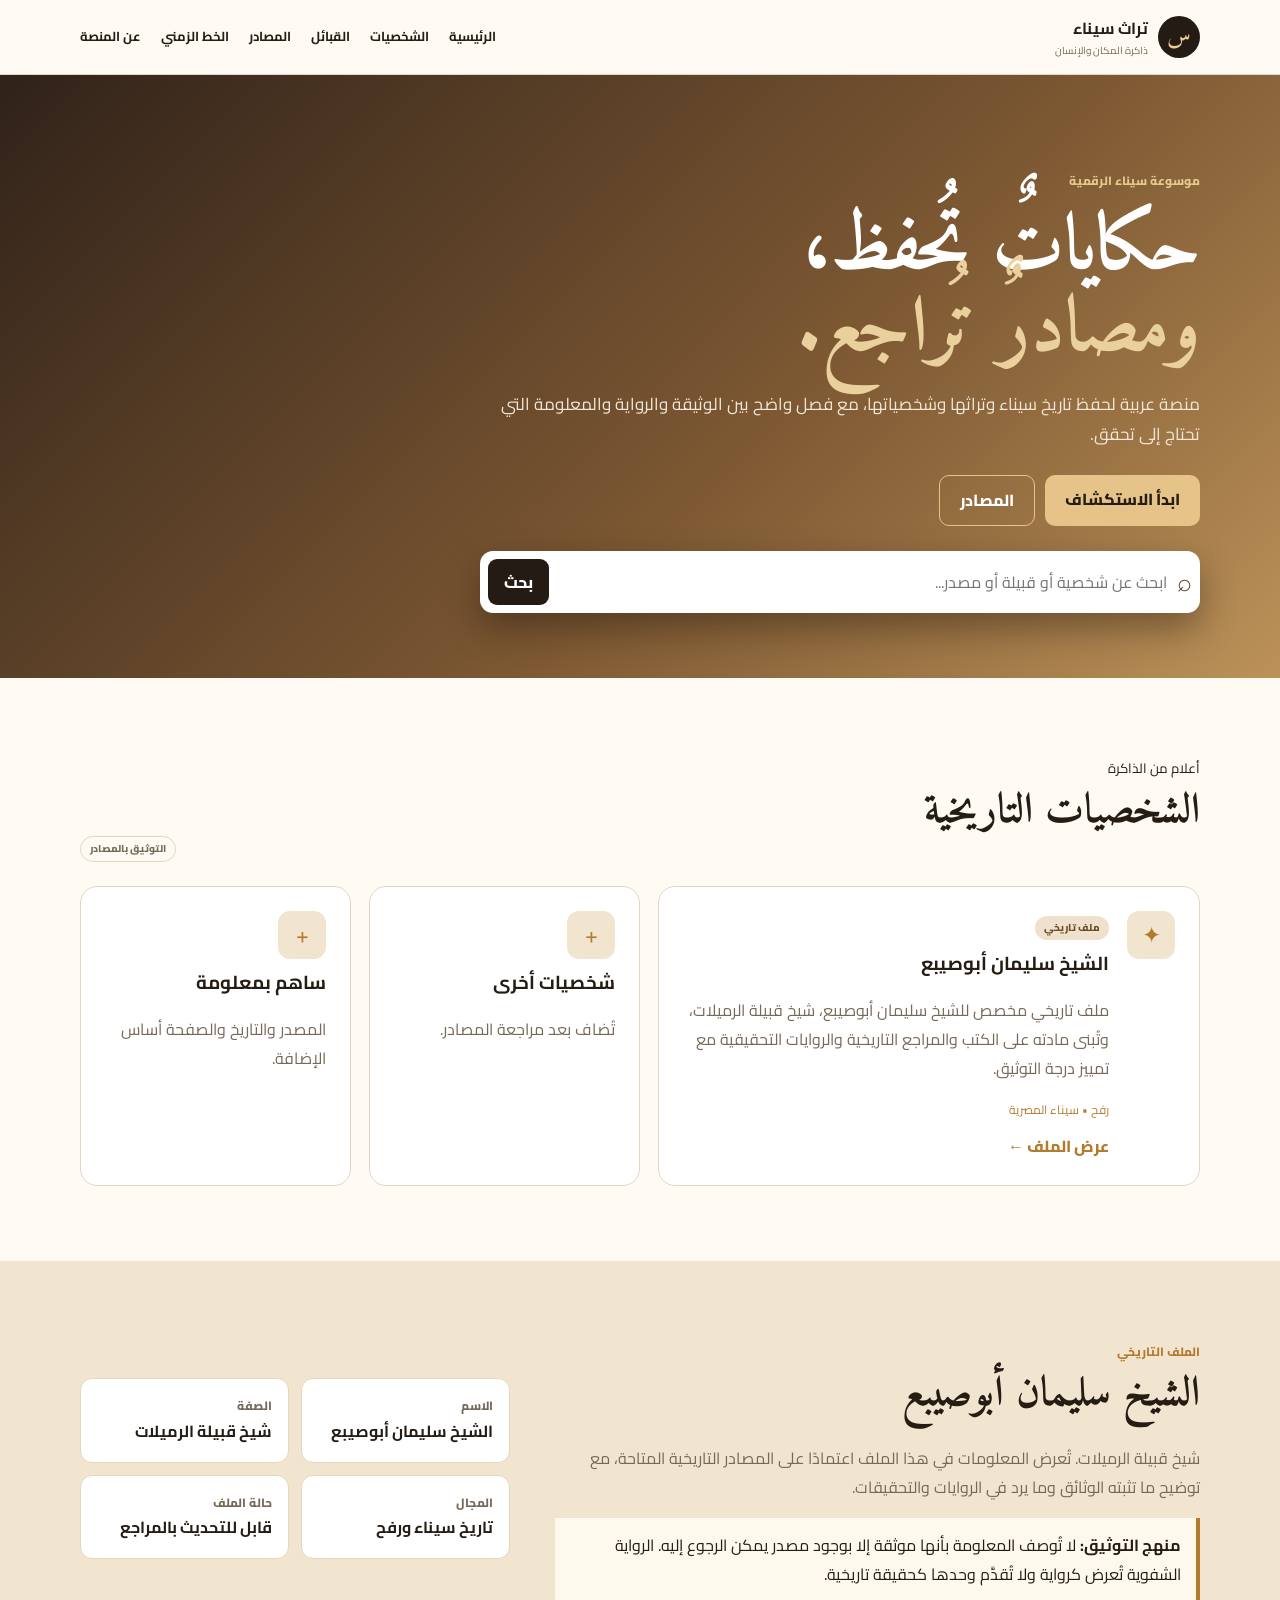
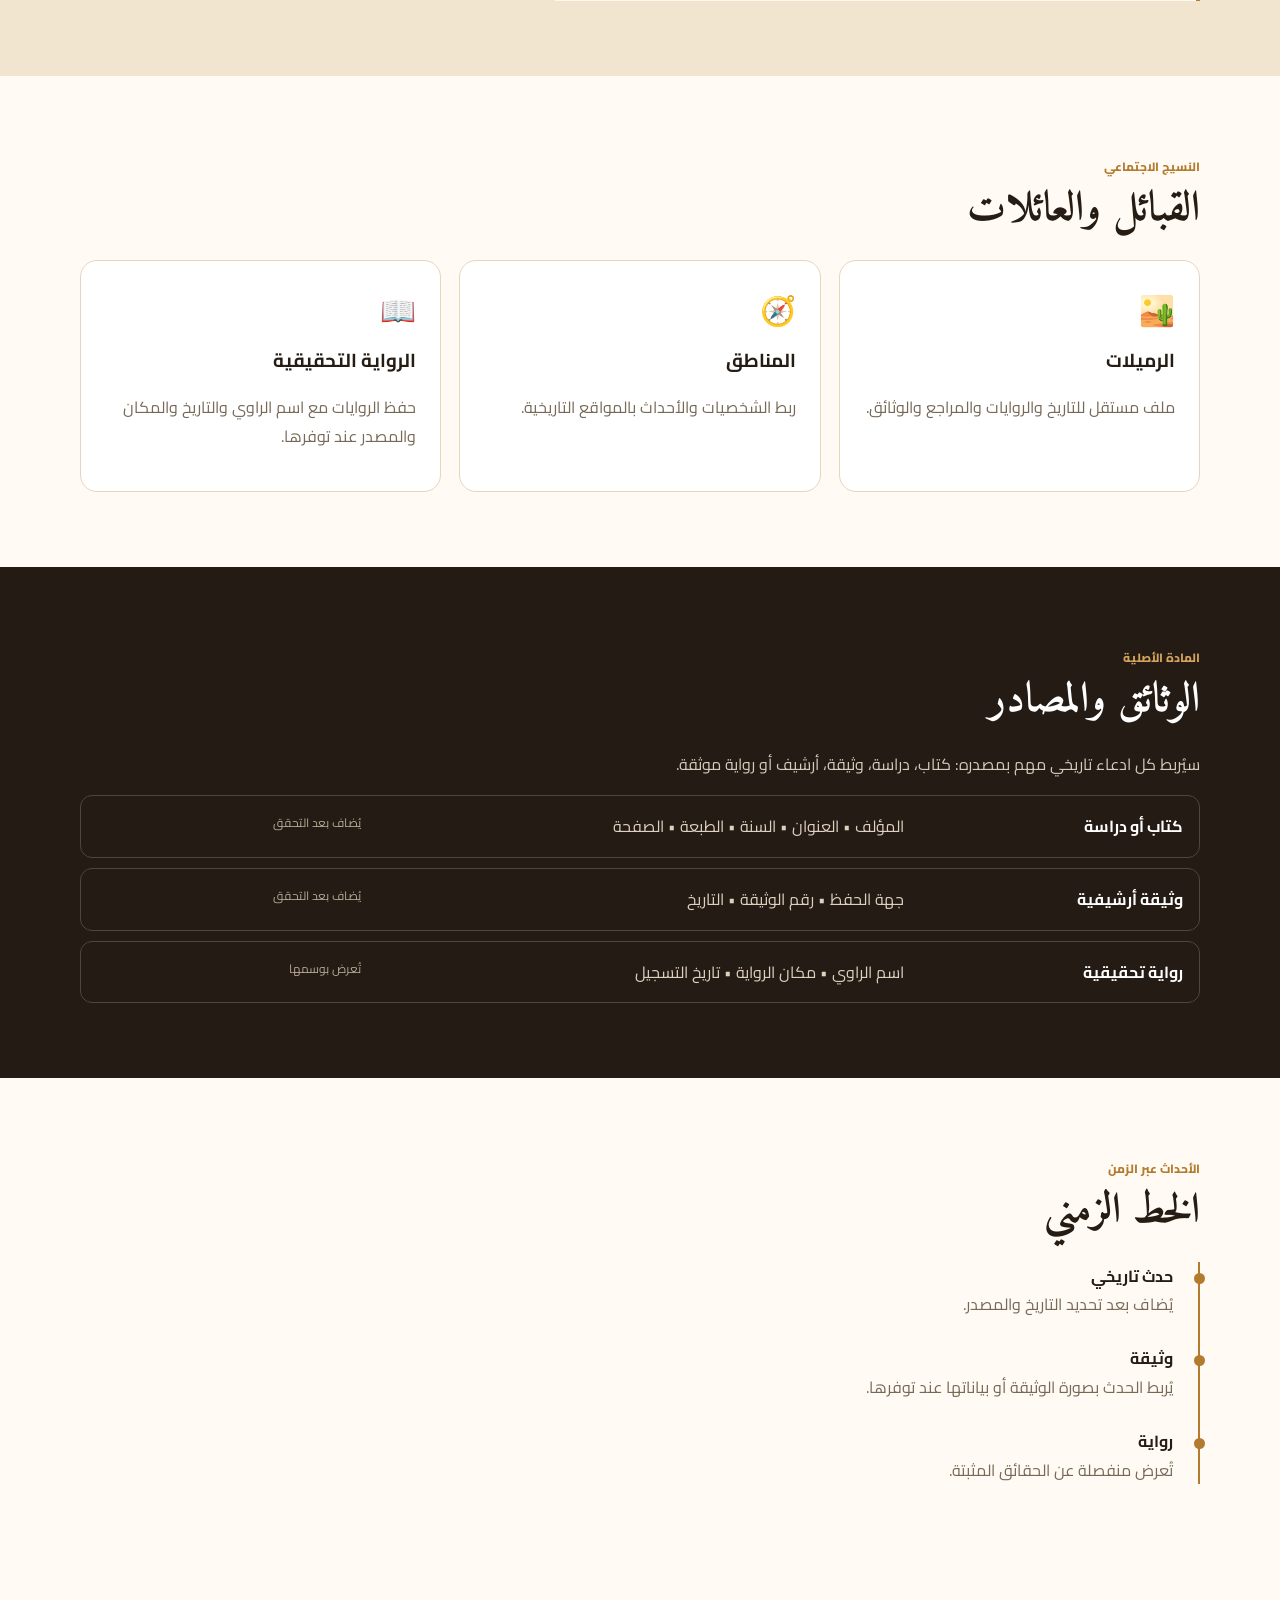
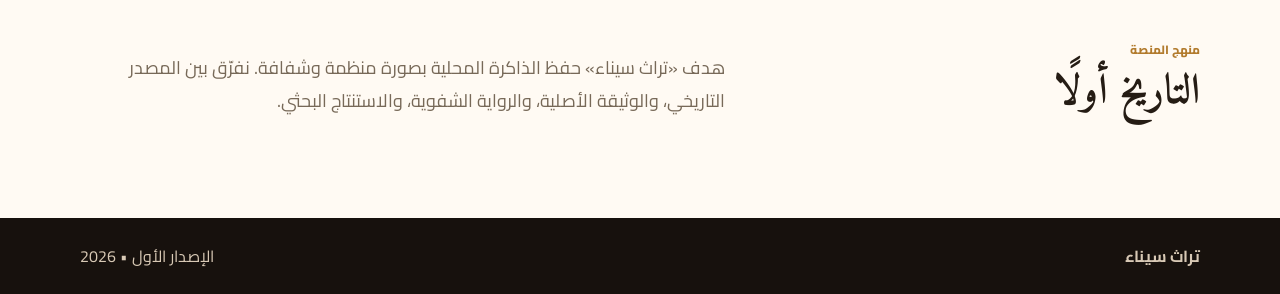
<file: index-1.html>
<!doctype html>
<html lang="ar" dir="rtl">
<head>
<meta charset="utf-8"><meta name="viewport" content="width=device-width,initial-scale=1">
<meta name="description" content="تراث سيناء — ذاكرة المكان والإنسان"><meta name="theme-color" content="#241b15">
<title>تراث سيناء | ذاكرة المكان والإنسان</title>
<style>
@import url('https://fonts.googleapis.com/css2?family=Cairo:wght@400;600;700;800&family=Amiri:wght@700&display=swap');
:root{--ink:#251c14;--muted:#776958;--paper:#fffaf3;--sand:#f2e5d0;--gold:#b27b2d;--dark:#241b15;--line:#e5d6bf}*{box-sizing:border-box}html{scroll-behavior:smooth}body{margin:0;background:var(--paper);color:var(--ink);font-family:Cairo,Arial,sans-serif;line-height:1.8}.container{width:min(1120px,92%);margin:auto}.topbar{position:sticky;top:0;z-index:20;background:#fffaf3f5;border-bottom:1px solid var(--line);backdrop-filter:blur(10px)}.nav{min-height:74px;display:flex;align-items:center;justify-content:space-between}.brand{display:flex;gap:10px;align-items:center;color:var(--ink);text-decoration:none}.brand b{display:block}.brand small{display:block;color:var(--muted);font-size:10px}.mark{display:grid;place-items:center;width:42px;height:42px;border-radius:50%;background:var(--dark);color:#e9cc95;font-family:Amiri;font-size:24px}nav{display:flex;gap:20px}nav a{color:var(--ink);text-decoration:none;font-weight:700;font-size:13px}.menu{display:none;background:none;border:0;font-size:25px}.hero{background:linear-gradient(135deg,#302219,#7e5933 60%,#bc9259);color:#fff}.hero-in{padding:90px 0 65px}.eyebrow,.section>div>small,.profile small,.aboutbox small{color:var(--gold);font-weight:800;font-size:12px}.hero .eyebrow{color:#e7c98e}.hero h1{font:700 clamp(46px,7vw,78px)/1.05 Amiri;margin:14px 0}.hero h1 span{color:#ead09d}.hero p{max-width:720px;color:#f3e7d8;font-size:17px}.actions{display:flex;gap:10px;margin:25px 0}.btn{display:inline-block;padding:10px 20px;border-radius:10px;text-decoration:none;font-weight:800}.gold{background:#e6c489;color:#251c14}.outline{border:1px solid #e6c489;color:#fff}.search{max-width:720px;background:#fff;border-radius:13px;padding:8px;display:flex;gap:8px;align-items:center;box-shadow:0 15px 35px #160d0860}.search span{color:#5c4a37;font-size:25px}.search input{border:0;outline:0;flex:1;font:inherit;min-width:0}.search button{border:0;background:var(--dark);color:#fff;border-radius:9px;padding:9px 16px;font:inherit;font-weight:800;cursor:pointer}.results{max-width:720px;margin-top:8px;background:#fff;color:var(--ink);padding:12px;border-radius:12px}.section{padding:75px 0}.sand{background:var(--sand)}.dark{background:var(--dark);color:#fff}.heading{display:flex;justify-content:space-between;align-items:end;margin-bottom:24px}h2{font:700 42px/1.2 Amiri;margin:5px 0 24px}.pill,.status{display:inline-block;border-radius:20px;padding:3px 9px;font-size:10px;font-weight:800}.pill{border:1px solid var(--line);color:var(--muted)}.status{background:#eee1cd;color:#6d4b20}.grid{display:grid;gap:18px}.cards{grid-template-columns:2fr 1fr 1fr}.person,.simple,.tile{border:1px solid var(--line);background:#fff;border-radius:17px;padding:24px}.person{display:flex;gap:18px}.seal,.plus{width:48px;height:48px;display:grid;place-items:center;background:var(--sand);border-radius:12px;color:var(--gold);font-size:23px;flex:none}.person h3,.simple h3,.tile h3{margin:7px 0}.person p,.simple p,.tile p,.lead,.intro{color:var(--muted)}.place{display:block;color:var(--gold);font-size:12px}.person a{display:inline-block;color:var(--gold);font-weight:800;text-decoration:none;margin-top:12px}.profile{display:grid;grid-template-columns:1.5fr 1fr;gap:45px;align-items:center}.note{background:#fff8ed;border-right:4px solid var(--gold);padding:13px 15px}.facts{display:grid;grid-template-columns:1fr 1fr;gap:12px}.facts div{background:#fff;border:1px solid var(--line);border-radius:12px;padding:16px}.facts small{display:block;color:var(--muted)}.three{grid-template-columns:repeat(3,1fr)}.tile span{font-size:29px}.dark .container>small{color:#d5a45c}.dark h2{color:#fff}.intro{color:#d7cbbb}.sources{display:grid;gap:10px}.sources div{display:grid;grid-template-columns:1fr 2fr 1fr;gap:15px;border:1px solid #514439;border-radius:12px;padding:16px}.sources span{color:#dfd1bf}.sources em{font-size:12px;color:#b6a895;font-style:normal}.timeline{border-right:2px solid var(--gold);padding-right:25px;display:grid;gap:25px}.timeline div{position:relative}.timeline div:before{content:"";position:absolute;right:-32px;top:11px;width:11px;height:11px;border-radius:50%;background:var(--gold)}.timeline span{display:block;color:var(--muted)}.aboutbox{display:grid;grid-template-columns:1fr 1.5fr;gap:45px}.aboutbox p{font-size:18px;color:var(--muted)}footer{background:#17110d;color:#d8c9b5;padding:24px 0}.foot{display:flex;justify-content:space-between}@media(max-width:800px){nav{display:none;position:absolute;top:74px;right:0;left:0;background:var(--paper);padding:15px 4%;flex-direction:column;border-bottom:1px solid var(--line)}nav.open{display:flex}.menu{display:block}.cards,.three,.profile,.aboutbox{grid-template-columns:1fr}.sources div{grid-template-columns:1fr}.section{padding:58px 0}.hero-in{padding:70px 0 55px}.facts{grid-template-columns:1fr 1fr}}@media(max-width:430px){.hero h1{font-size:46px}.facts{grid-template-columns:1fr}.actions{flex-direction:column}.btn{text-align:center}}
</style></head>
<body>
<header class="topbar"><div class="container nav"><a class="brand" href="#home"><span class="mark">س</span><span><b>تراث سيناء</b><small>ذاكرة المكان والإنسان</small></span></a><button class="menu" id="menu">☰</button><nav id="nav"><a href="#home">الرئيسية</a><a href="#people">الشخصيات</a><a href="#tribes">القبائل</a><a href="#sources">المصادر</a><a href="#timeline">الخط الزمني</a><a href="#about">عن المنصة</a></nav></div></header>
<section class="hero" id="home"><div class="container hero-in"><span class="eyebrow">موسوعة سيناء الرقمية</span><h1>حكاياتٌ تُحفظ،<br><span>ومصادرٌ تُراجع.</span></h1><p>منصة عربية لحفظ تاريخ سيناء وتراثها وشخصياتها، مع فصل واضح بين الوثيقة والرواية والمعلومة التي تحتاج إلى تحقق.</p><div class="actions"><a class="btn gold" href="#people">ابدأ الاستكشاف</a><a class="btn outline" href="#sources">المصادر</a></div><div class="search"><span>⌕</span><input id="q" placeholder="ابحث عن شخصية أو قبيلة أو مصدر..."><button id="go">بحث</button></div><div id="results" class="results" hidden></div></div></section>
<section class="section" id="people"><div class="container"><div class="heading"><div><small>أعلام من الذاكرة</small><h2>الشخصيات التاريخية</h2></div><span class="pill">التوثيق بالمصادر</span></div><div class="grid cards"><article class="person"><div class="seal">✦</div><div><span class="status">ملف تاريخي</span><h3>الشيخ سليمان أبوصيبع</h3><p>ملف تاريخي مخصص للشيخ سليمان أبوصيبع، شيخ قبيلة الرميلات، وتُبنى مادته على الكتب والمراجع التاريخية والروايات التحقيقية مع تمييز درجة التوثيق.</p><span class="place">رفح • سيناء المصرية</span><a href="#suleiman">عرض الملف ←</a></div></article><article class="simple"><div class="plus">+</div><h3>شخصيات أخرى</h3><p>تُضاف بعد مراجعة المصادر.</p></article><article class="simple"><div class="plus">+</div><h3>ساهم بمعلومة</h3><p>المصدر والتاريخ والصفحة أساس الإضافة.</p></article></div></div></section>
<section class="section sand" id="suleiman"><div class="container profile"><div><small>الملف التاريخي</small><h2>الشيخ سليمان أبوصيبع</h2><p class="lead">شيخ قبيلة الرميلات. تُعرض المعلومات في هذا الملف اعتمادًا على المصادر التاريخية المتاحة، مع توضيح ما تثبته الوثائق وما يرد في الروايات والتحقيقات.</p><div class="note"><b>منهج التوثيق:</b> لا تُوصف المعلومة بأنها موثقة إلا بوجود مصدر يمكن الرجوع إليه. الرواية الشفوية تُعرض كرواية ولا تُقدَّم وحدها كحقيقة تاريخية.</div></div><div class="facts"><div><small>الاسم</small><b>الشيخ سليمان أبوصيبع</b></div><div><small>الصفة</small><b>شيخ قبيلة الرميلات</b></div><div><small>المجال</small><b>تاريخ سيناء ورفح</b></div><div><small>حالة الملف</small><b>قابل للتحديث بالمراجع</b></div></div></div></section>
<section class="section" id="tribes"><div class="container"><small>النسيج الاجتماعي</small><h2>القبائل والعائلات</h2><div class="grid three"><article class="tile"><span>🏜️</span><h3>الرميلات</h3><p>ملف مستقل للتاريخ والروايات والمراجع والوثائق.</p></article><article class="tile"><span>🧭</span><h3>المناطق</h3><p>ربط الشخصيات والأحداث بالمواقع التاريخية.</p></article><article class="tile"><span>📖</span><h3>الرواية التحقيقية</h3><p>حفظ الروايات مع اسم الراوي والتاريخ والمكان والمصدر عند توفرها.</p></article></div></div></section>
<section class="section dark" id="sources"><div class="container"><small>المادة الأصلية</small><h2>الوثائق والمصادر</h2><p class="intro">سيُربط كل ادعاء تاريخي مهم بمصدره: كتاب، دراسة، وثيقة، أرشيف أو رواية موثقة.</p><div class="sources"><div><b>كتاب أو دراسة</b><span>المؤلف • العنوان • السنة • الطبعة • الصفحة</span><em>يُضاف بعد التحقق</em></div><div><b>وثيقة أرشيفية</b><span>جهة الحفظ • رقم الوثيقة • التاريخ</span><em>يُضاف بعد التحقق</em></div><div><b>رواية تحقيقية</b><span>اسم الراوي • مكان الرواية • تاريخ التسجيل</span><em>تُعرض بوسمها</em></div></div></div></section>
<section class="section" id="timeline"><div class="container"><small>الأحداث عبر الزمن</small><h2>الخط الزمني</h2><div class="timeline"><div><b>حدث تاريخي</b><span>يُضاف بعد تحديد التاريخ والمصدر.</span></div><div><b>وثيقة</b><span>يُربط الحدث بصورة الوثيقة أو بياناتها عند توفرها.</span></div><div><b>رواية</b><span>تُعرض منفصلة عن الحقائق المثبتة.</span></div></div></div></section>
<section class="section about" id="about"><div class="container aboutbox"><div><small>منهج المنصة</small><h2>التاريخ أولًا</h2></div><p>هدف «تراث سيناء» حفظ الذاكرة المحلية بصورة منظمة وشفافة. نفرّق بين المصدر التاريخي، والوثيقة الأصلية، والرواية الشفوية، والاستنتاج البحثي.</p></div></section>
<footer><div class="container foot"><b>تراث سيناء</b><span>الإصدار الأول • 2026</span></div></footer>
<script>const menu=document.getElementById('menu'),nav=document.getElementById('nav');menu.onclick=()=>nav.classList.toggle('open');nav.querySelectorAll('a').forEach(a=>a.onclick=()=>nav.classList.remove('open'));const data=[['الشيخ سليمان أبوصيبع','شخصية','شيخ قبيلة الرميلات — ملف تاريخي قيد بناء المراجع.'],['الرميلات','قبيلة','قسم تاريخي للروايات والكتب والوثائق.'],['المصادر','مصادر','كتب ووثائق وروايات وتحقيقات.']];const q=document.getElementById('q'),go=document.getElementById('go'),out=document.getElementById('results');function search(){let t=q.value.trim().toLowerCase();if(!t){out.hidden=true;return}let h=data.filter(x=>x.join(' ').toLowerCase().includes(t));out.hidden=false;out.innerHTML=h.length?h.map(x=>`<div style="padding:8px;border-bottom:1px solid #eee"><b>${x[0]}</b> — ${x[1]}<br><small>${x[2]}</small></div>`).join(''):'<div>لا توجد نتائج حاليًا.</div>'}go.onclick=search;q.onkeydown=e=>{if(e.key==='Enter')search()};</script>
</body></html>
</file>
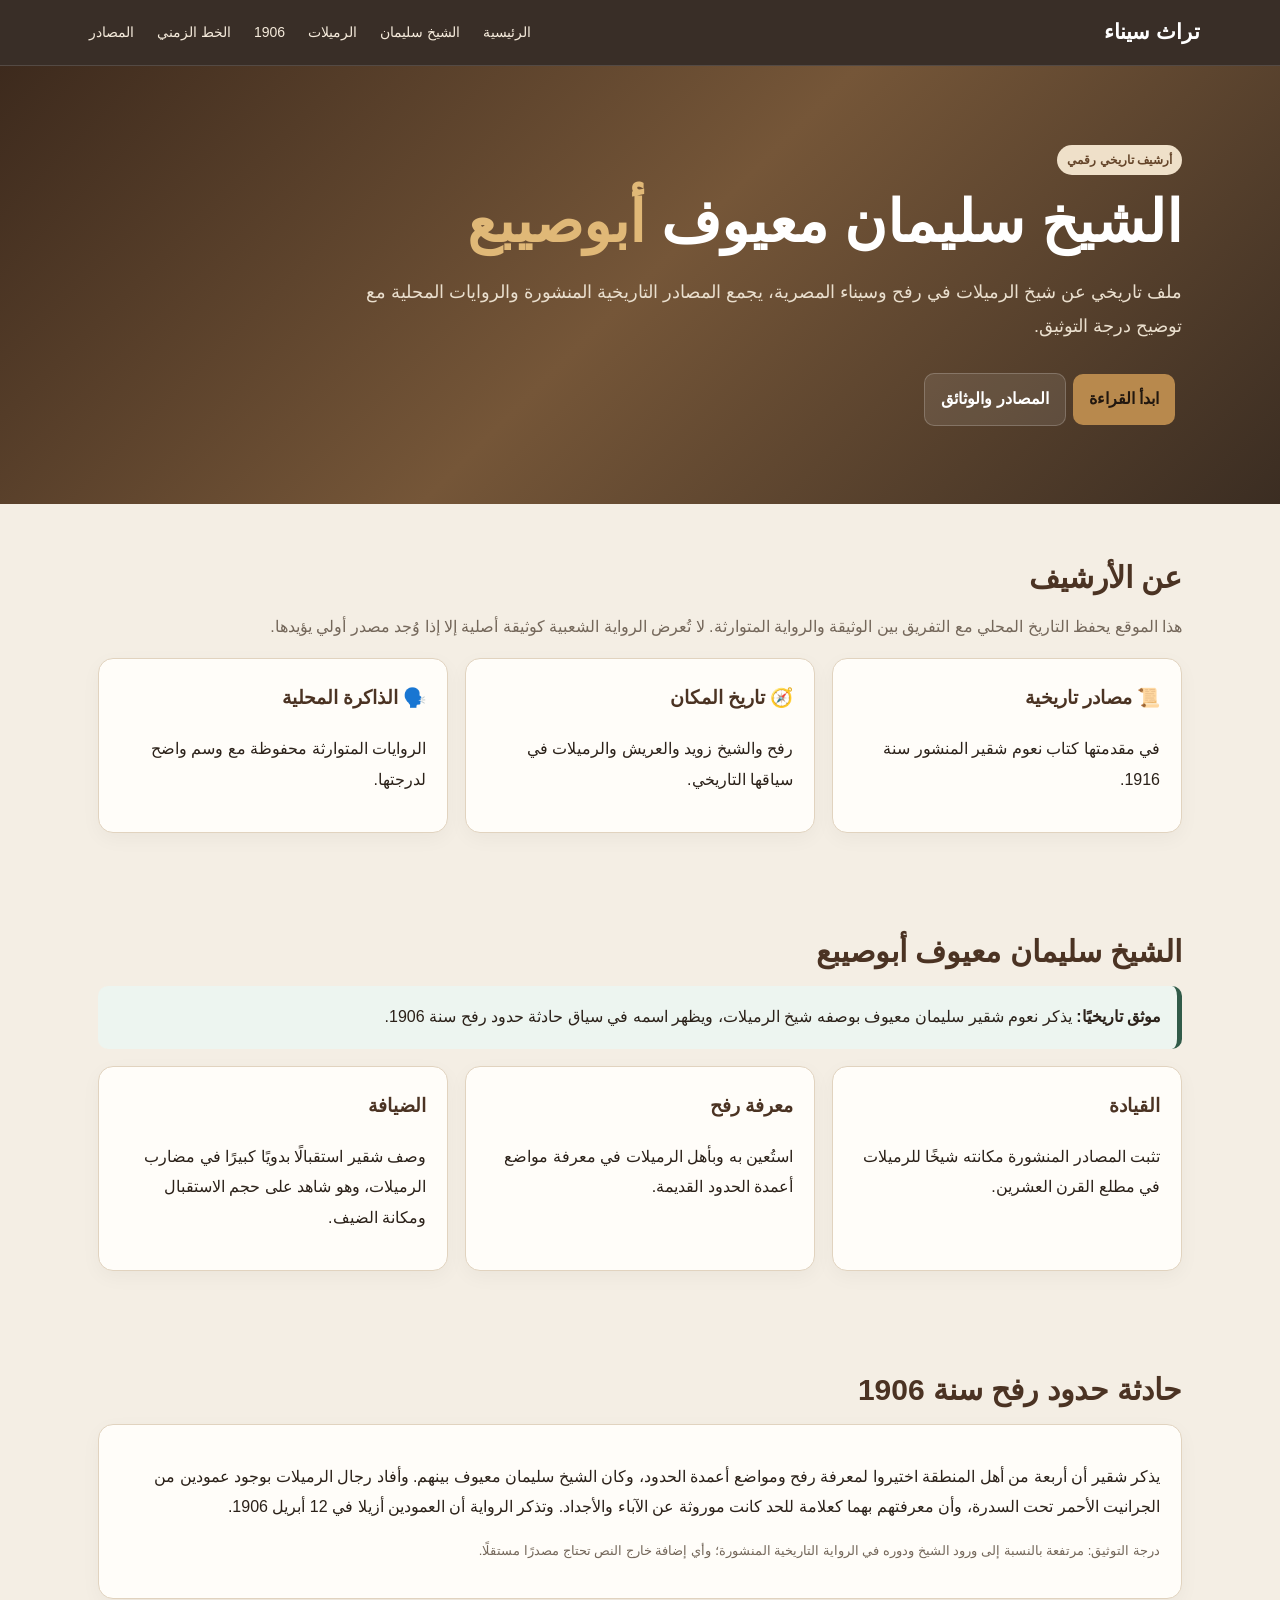
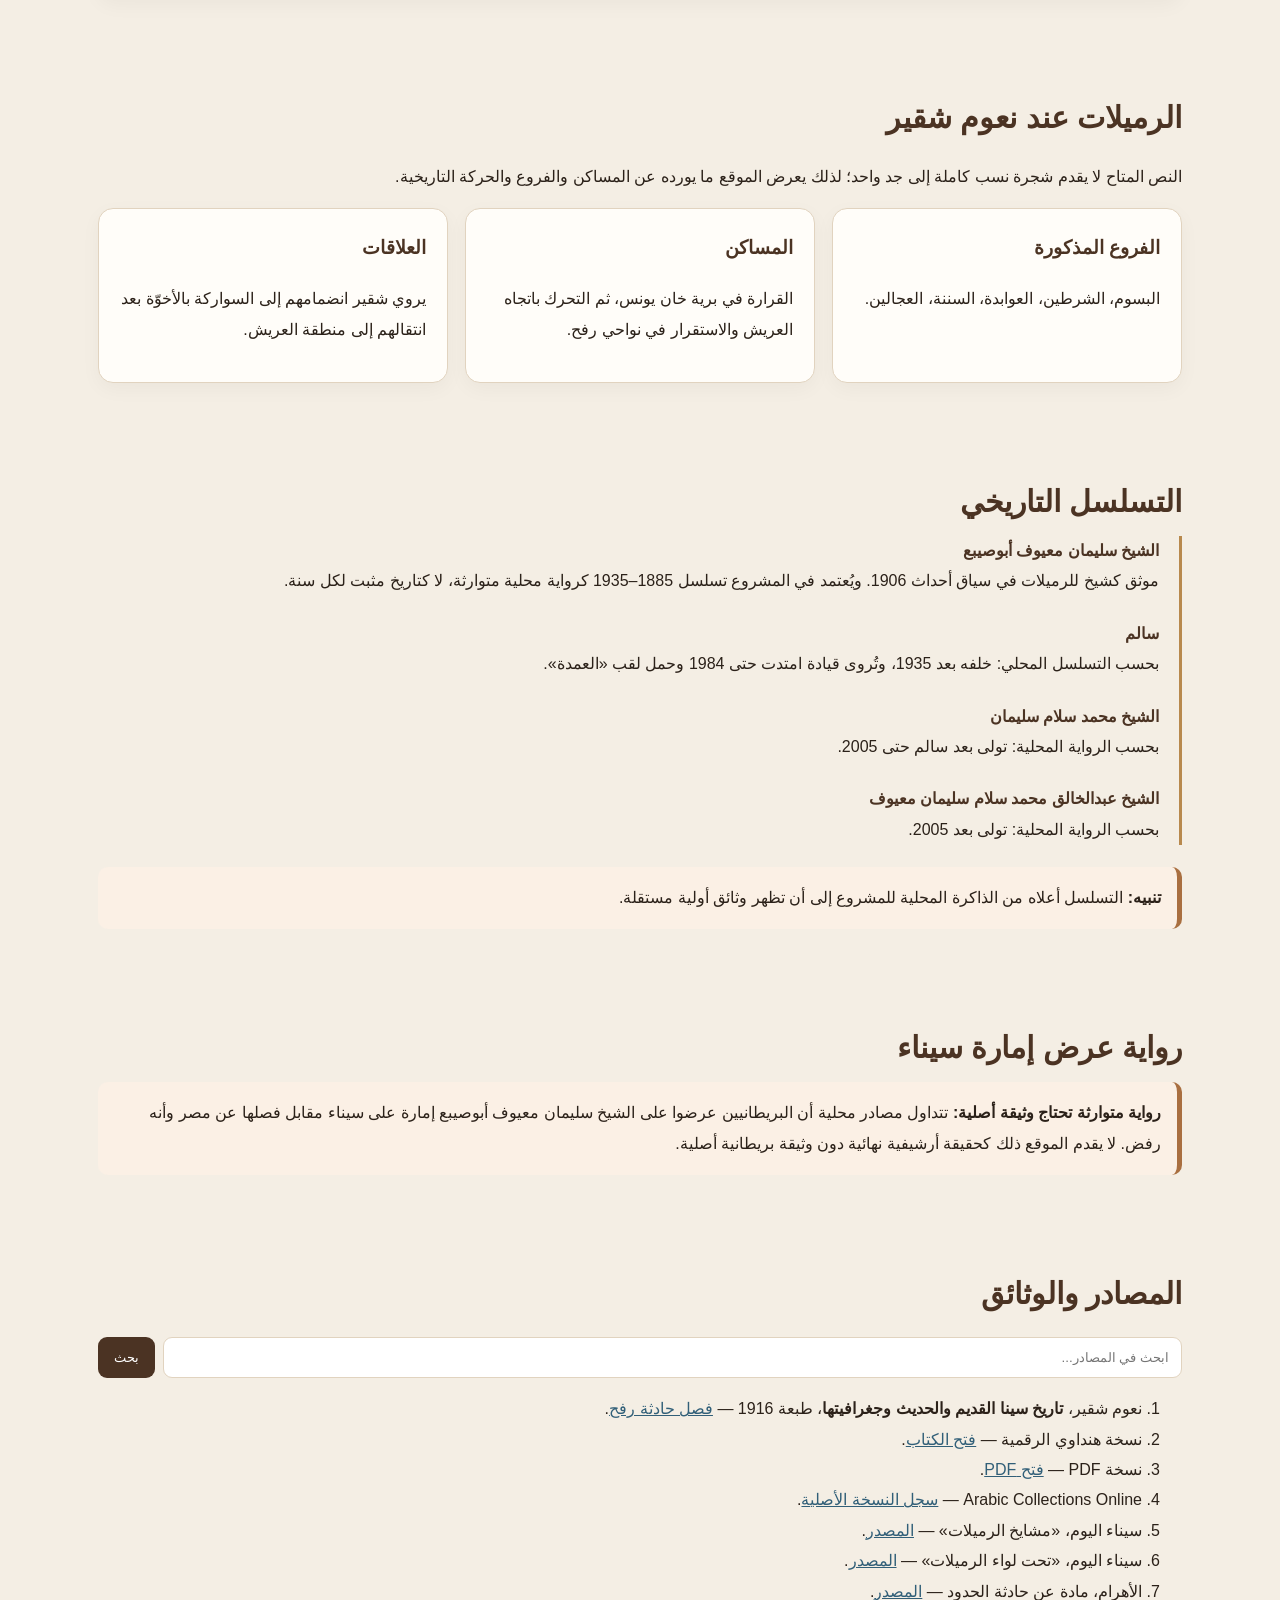
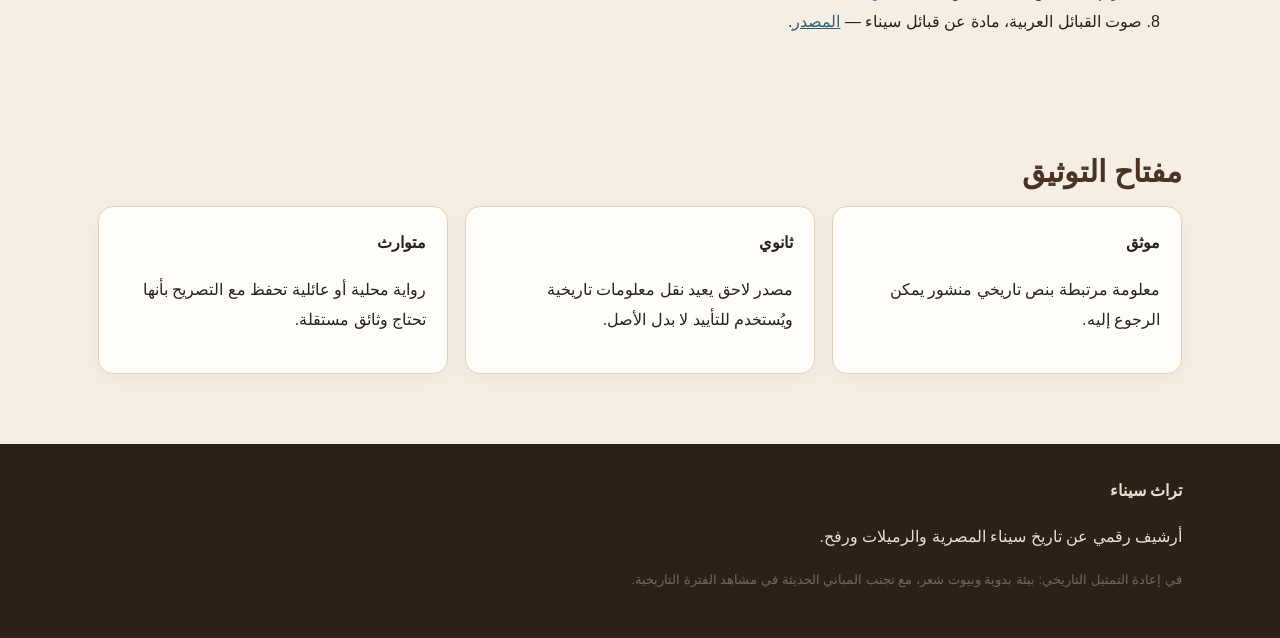
<file: index-3.html>
<!doctype html><html lang="ar" dir="rtl"><head><meta charset="utf-8"><meta name="viewport" content="width=device-width,initial-scale=1"><meta name="description" content="تراث سيناء — أرشيف تاريخي عن الشيخ سليمان معيوف أبوصيبع والرميلات ورفح وسيناء المصرية"><title>تراث سيناء | الشيخ سليمان معيوف أبوصيبع</title><style>
:root{--bg:#f4eee4;--card:#fffdf9;--ink:#2b2119;--muted:#74675a;--brown:#4b3323;--gold:#b8894d;--line:#e1d3bf;--green:#315b49}*{box-sizing:border-box}html{scroll-behavior:smooth}body{margin:0;background:var(--bg);color:var(--ink);font-family:Tahoma,Arial,sans-serif;line-height:1.9}a{color:#315f78}.wrap{max-width:1120px;margin:auto;padding:0 18px}.top{position:sticky;top:0;z-index:5;background:#2b2119ee;color:#fff;border-bottom:1px solid #ffffff22}.nav{display:flex;justify-content:space-between;align-items:center;padding:12px 0;gap:15px}.brand{font-weight:800;font-size:21px}.links{display:flex;gap:5px;flex-wrap:wrap}.links a{color:#f5eadb;text-decoration:none;padding:7px 9px;border-radius:8px;font-size:14px}.links a:hover{background:#ffffff16}.hero{padding:78px 0;background:linear-gradient(135deg,#3d2a1d,#755638,#3b2d22);color:#fff}.hero h1{font-size:clamp(34px,6vw,58px);line-height:1.2;margin:12px 0}.hero h1 span{color:#e0b877}.hero p{max-width:850px;color:#eadfce;font-size:18px}.badge{display:inline-block;background:#efe0c9;color:#65452a;padding:4px 10px;border-radius:30px;font-size:12px;font-weight:700}.btn{display:inline-block;margin:12px 7px 0 0;padding:10px 16px;border-radius:10px;background:var(--gold);color:#21170f;text-decoration:none;font-weight:700}.btn.alt{background:#ffffff18;color:#fff;border:1px solid #ffffff33}.section{padding:45px 0}.title{color:var(--brown);font-size:30px;margin:0 0 6px}.lead{color:var(--muted);margin-top:0}.grid{display:grid;grid-template-columns:repeat(3,1fr);gap:17px}.card{background:var(--card);border:1px solid var(--line);border-radius:15px;padding:21px;box-shadow:0 6px 20px #0000000a}.card h3{color:var(--brown);margin-top:0}.verified,.traditional,.note{padding:16px;border-radius:10px}.verified{background:#edf5f0;border-right:5px solid var(--green)}.traditional{background:#fbf0e5;border-right:5px solid #a96f40}.note{background:#fff7e7;border-right:5px solid var(--gold)}.timeline{border-right:3px solid var(--gold);padding-right:20px}.event{margin:0 0 22px}.event strong{color:var(--brown)}table{width:100%;border-collapse:collapse;background:var(--card);overflow:hidden}th,td{padding:11px;border-bottom:1px solid var(--line);text-align:right}th{background:#ecdfcc;color:var(--brown)}.search{display:flex;gap:8px;margin:15px 0}.search input{flex:1;padding:12px;border:1px solid var(--line);border-radius:9px}.search button{border:0;background:var(--brown);color:#fff;border-radius:9px;padding:0 16px}.hidden{display:none!important}.small{font-size:13px;color:var(--muted)}footer{background:#2b2119;color:#eadfce;padding:32px 0;margin-top:25px}@media(max-width:760px){.links{display:none}.grid{grid-template-columns:1fr}.hero{padding:58px 0}table{font-size:13px}}
</style></head><body>
<header class="top"><div class="wrap nav"><div class="brand">تراث سيناء</div><nav class="links"><a href="#home">الرئيسية</a><a href="#sheikh">الشيخ سليمان</a><a href="#rmeilat">الرميلات</a><a href="#1906">1906</a><a href="#timeline">الخط الزمني</a><a href="#sources">المصادر</a></nav></div></header>
<main id="home"><section class="hero"><div class="wrap"><span class="badge">أرشيف تاريخي رقمي</span><h1>الشيخ سليمان معيوف <span>أبوصيبع</span></h1><p>ملف تاريخي عن شيخ الرميلات في رفح وسيناء المصرية، يجمع المصادر التاريخية المنشورة والروايات المحلية مع توضيح درجة التوثيق.</p><a class="btn" href="#sheikh">ابدأ القراءة</a><a class="btn alt" href="#sources">المصادر والوثائق</a></div></section>
<section class="section"><div class="wrap"><h2 class="title">عن الأرشيف</h2><p class="lead">هذا الموقع يحفظ التاريخ المحلي مع التفريق بين الوثيقة والرواية المتوارثة. لا تُعرض الرواية الشعبية كوثيقة أصلية إلا إذا وُجد مصدر أولي يؤيدها.</p><div class="grid"><div class="card"><h3>📜 مصادر تاريخية</h3><p>في مقدمتها كتاب نعوم شقير المنشور سنة 1916.</p></div><div class="card"><h3>🧭 تاريخ المكان</h3><p>رفح والشيخ زويد والعريش والرميلات في سياقها التاريخي.</p></div><div class="card"><h3>🗣️ الذاكرة المحلية</h3><p>الروايات المتوارثة محفوظة مع وسم واضح لدرجتها.</p></div></div></div></section>
<section class="section" id="sheikh"><div class="wrap"><h2 class="title">الشيخ سليمان معيوف أبوصيبع</h2><div class="verified"><strong>موثق تاريخيًا:</strong> يذكر نعوم شقير سليمان معيوف بوصفه شيخ الرميلات، ويظهر اسمه في سياق حادثة حدود رفح سنة 1906.</div><div class="grid" style="margin-top:17px"><div class="card"><h3>القيادة</h3><p>تثبت المصادر المنشورة مكانته شيخًا للرميلات في مطلع القرن العشرين.</p></div><div class="card"><h3>معرفة رفح</h3><p>استُعين به وبأهل الرميلات في معرفة مواضع أعمدة الحدود القديمة.</p></div><div class="card"><h3>الضيافة</h3><p>وصف شقير استقبالًا بدويًا كبيرًا في مضارب الرميلات، وهو شاهد على حجم الاستقبال ومكانة الضيف.</p></div></div></div></section>
<section class="section" id="1906"><div class="wrap"><h2 class="title">حادثة حدود رفح سنة 1906</h2><div class="card"><p>يذكر شقير أن أربعة من أهل المنطقة اختيروا لمعرفة رفح ومواضع أعمدة الحدود، وكان الشيخ سليمان معيوف بينهم. وأفاد رجال الرميلات بوجود عمودين من الجرانيت الأحمر تحت السدرة، وأن معرفتهم بهما كعلامة للحد كانت موروثة عن الآباء والأجداد. وتذكر الرواية أن العمودين أزيلا في 12 أبريل 1906.</p><p class="small">درجة التوثيق: مرتفعة بالنسبة إلى ورود الشيخ ودوره في الرواية التاريخية المنشورة؛ وأي إضافة خارج النص تحتاج مصدرًا مستقلًا.</p></div></div></section>
<section class="section" id="rmeilat"><div class="wrap"><h2 class="title">الرميلات عند نعوم شقير</h2><p>النص المتاح لا يقدم شجرة نسب كاملة إلى جد واحد؛ لذلك يعرض الموقع ما يورده عن المساكن والفروع والحركة التاريخية.</p><div class="grid"><div class="card"><h3>الفروع المذكورة</h3><p>البسوم، الشرطين، العوابدة، السننة، العجالين.</p></div><div class="card"><h3>المساكن</h3><p>القرارة في برية خان يونس، ثم التحرك باتجاه العريش والاستقرار في نواحي رفح.</p></div><div class="card"><h3>العلاقات</h3><p>يروي شقير انضمامهم إلى السواركة بالأخوّة بعد انتقالهم إلى منطقة العريش.</p></div></div></div></section>
<section class="section" id="timeline"><div class="wrap"><h2 class="title">التسلسل التاريخي</h2><div class="timeline"><div class="event"><strong>الشيخ سليمان معيوف أبوصيبع</strong><br>موثق كشيخ للرميلات في سياق أحداث 1906. ويُعتمد في المشروع تسلسل 1885–1935 كرواية محلية متوارثة، لا كتاريخ مثبت لكل سنة.</div><div class="event"><strong>سالم</strong><br>بحسب التسلسل المحلي: خلفه بعد 1935، وتُروى قيادة امتدت حتى 1984 وحمل لقب «العمدة».</div><div class="event"><strong>الشيخ محمد سلام سليمان</strong><br>بحسب الرواية المحلية: تولى بعد سالم حتى 2005.</div><div class="event"><strong>الشيخ عبدالخالق محمد سلام سليمان معيوف</strong><br>بحسب الرواية المحلية: تولى بعد 2005.</div></div><div class="traditional"><strong>تنبيه:</strong> التسلسل أعلاه من الذاكرة المحلية للمشروع إلى أن تظهر وثائق أولية مستقلة.</div></div></section>
<section class="section"><div class="wrap"><h2 class="title">رواية عرض إمارة سيناء</h2><div class="traditional"><strong>رواية متوارثة تحتاج وثيقة أصلية:</strong> تتداول مصادر محلية أن البريطانيين عرضوا على الشيخ سليمان معيوف أبوصيبع إمارة على سيناء مقابل فصلها عن مصر وأنه رفض. لا يقدم الموقع ذلك كحقيقة أرشيفية نهائية دون وثيقة بريطانية أصلية.</div></div></section>
<section class="section" id="sources"><div class="wrap"><h2 class="title">المصادر والوثائق</h2><div class="search"><input id="q" placeholder="ابحث في المصادر..." oninput="filterSources()"><button onclick="filterSources()">بحث</button></div><ol id="list"><li data-k="نعوم شقير تاريخ سينا حادثة رفح الحدود 1906">نعوم شقير، <strong>تاريخ سينا القديم والحديث وجغرافيتها</strong>، طبعة 1916 — <a href="https://www.safahat.org/books/91480429/3.2.5/" target="_blank">فصل حادثة رفح</a>.</li><li data-k="هنداوي">نسخة هنداوي الرقمية — <a href="https://www.hindawi.org/books/91480429/" target="_blank">فتح الكتاب</a>.</li><li data-k="pdf">نسخة PDF — <a href="https://downloads.hindawi.org/books/91480429.pdf" target="_blank">فتح PDF</a>.</li><li data-k="princeton arabic collections">Arabic Collections Online — <a href="https://sites.dlib.nyu.edu/viewer/books/princeton_aco002284/display?lang=ar" target="_blank">سجل النسخة الأصلية</a>.</li><li data-k="سيناء اليوم مشايخ الرميلات">سيناء اليوم، «مشايخ الرميلات» — <a href="https://sinaitoday.wordpress.com/2010/09/05/%D9%85%D8%B4%D8%A7%D9%8A%D8%AE-%D8%A7%D9%84%D8%B1%D9%85%D9%8A%D9%84%D8%A7%D8%AA/" target="_blank">المصدر</a>.</li><li data-k="سيناء اليوم تحت لواء الرميلات بريطانيا">سيناء اليوم، «تحت لواء الرميلات» — <a href="https://sinaitoday.wordpress.com/2010/09/02/%D8%AA%D8%AD%D8%AA-%D9%84%D9%88%D8%A7%D8%A1-%D8%A7%D9%84%D8%B1%D9%85%D9%8A%D9%84%D8%A7%D8%AA/" target="_blank">المصدر</a>.</li><li data-k="الأهرام حدود رفح سليمان معيوف">الأهرام، مادة عن حادثة الحدود — <a href="https://gate.ahram.org.eg/daily/NewsPrint/505456.aspx" target="_blank">المصدر</a>.</li><li data-k="صوت القبائل العربية سيناء الرميلات">صوت القبائل العربية، مادة عن قبائل سيناء — <a href="https://sqawoa.com/archives/14414" target="_blank">المصدر</a>.</li></ol></div></section>
<section class="section"><div class="wrap"><h2 class="title">مفتاح التوثيق</h2><div class="grid"><div class="card"><strong>موثق</strong><p>معلومة مرتبطة بنص تاريخي منشور يمكن الرجوع إليه.</p></div><div class="card"><strong>ثانوي</strong><p>مصدر لاحق يعيد نقل معلومات تاريخية ويُستخدم للتأييد لا بدل الأصل.</p></div><div class="card"><strong>متوارث</strong><p>رواية محلية أو عائلية تحفظ مع التصريح بأنها تحتاج وثائق مستقلة.</p></div></div></div></section></main>
<footer><div class="wrap"><strong>تراث سيناء</strong><p>أرشيف رقمي عن تاريخ سيناء المصرية والرميلات ورفح.</p><p class="small">في إعادة التمثيل التاريخي: بيئة بدوية وبيوت شعر، مع تجنب المباني الحديثة في مشاهد الفترة التاريخية.</p></div></footer>
<script>function filterSources(){let q=document.getElementById('q').value.trim().toLowerCase();document.querySelectorAll('#list li').forEach(x=>x.classList.toggle('hidden',q&&!x.dataset.k.includes(q)))}</script></body></html>
</file>
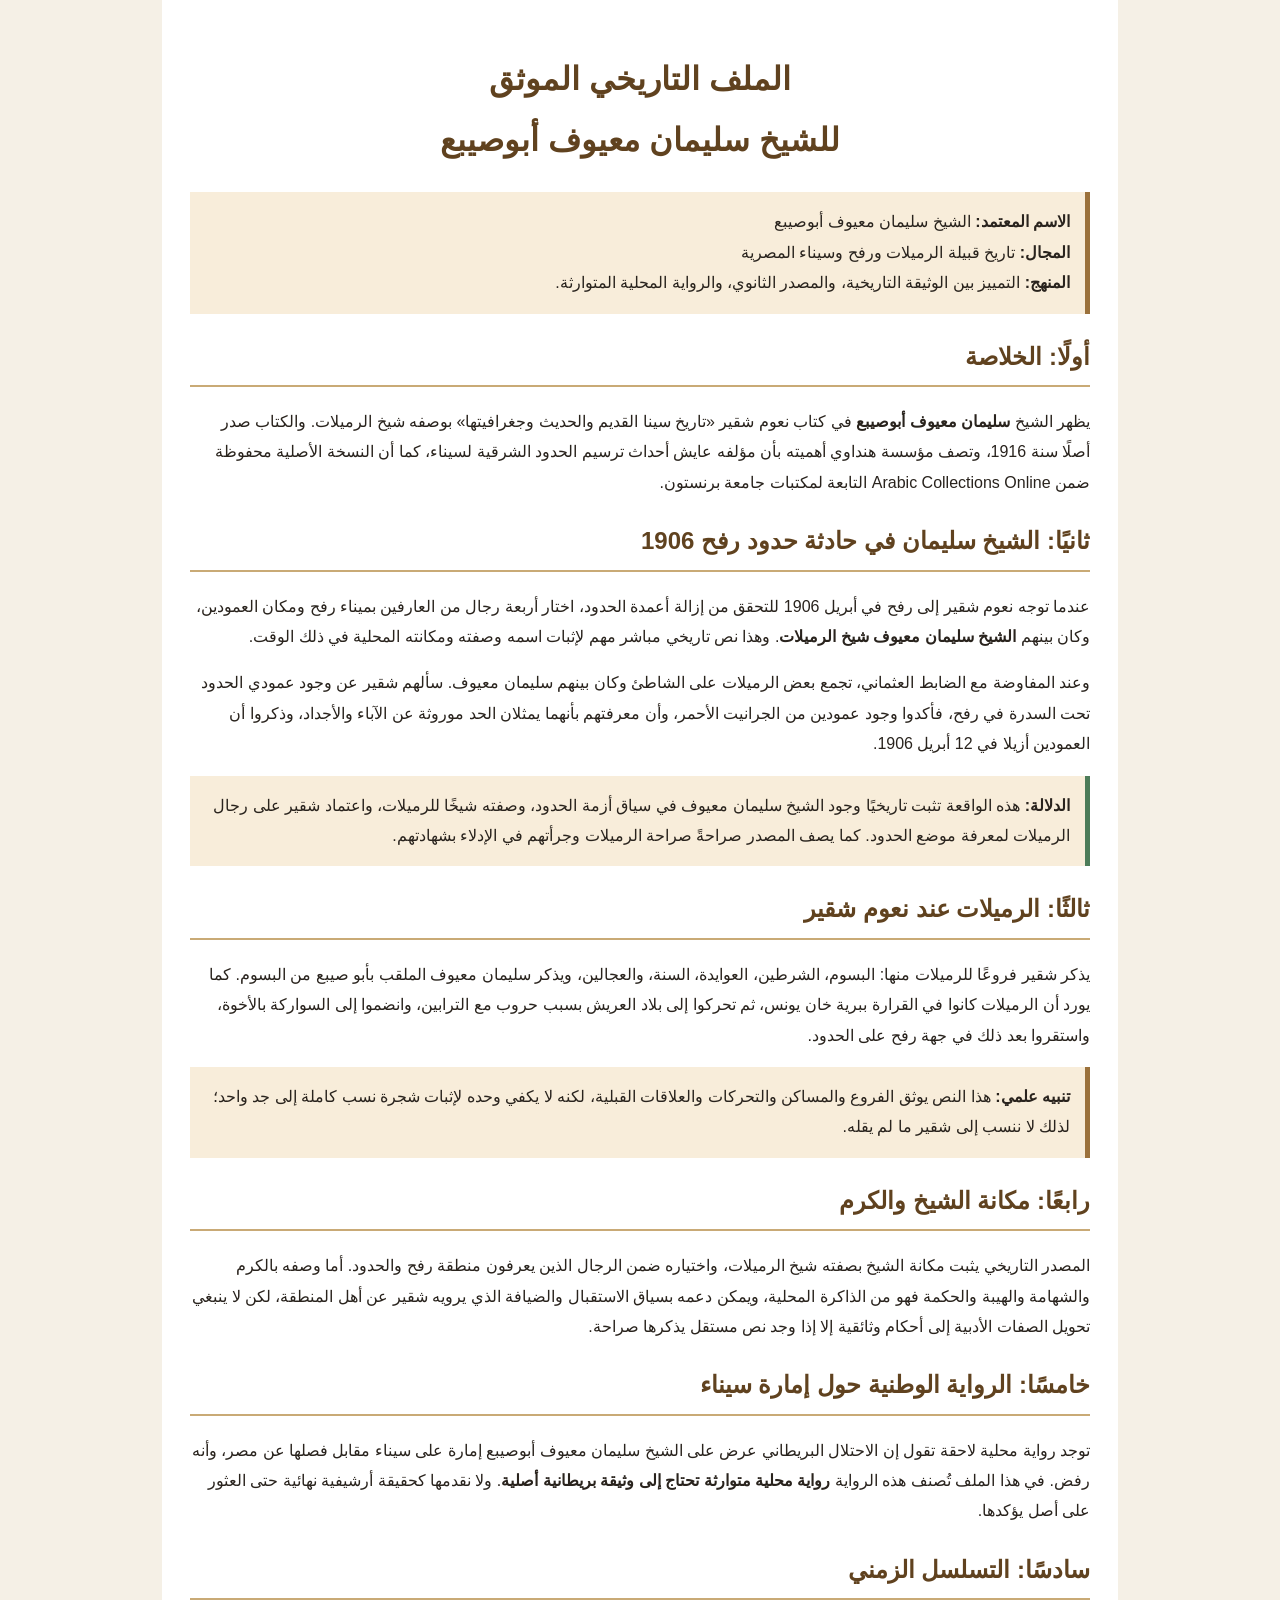
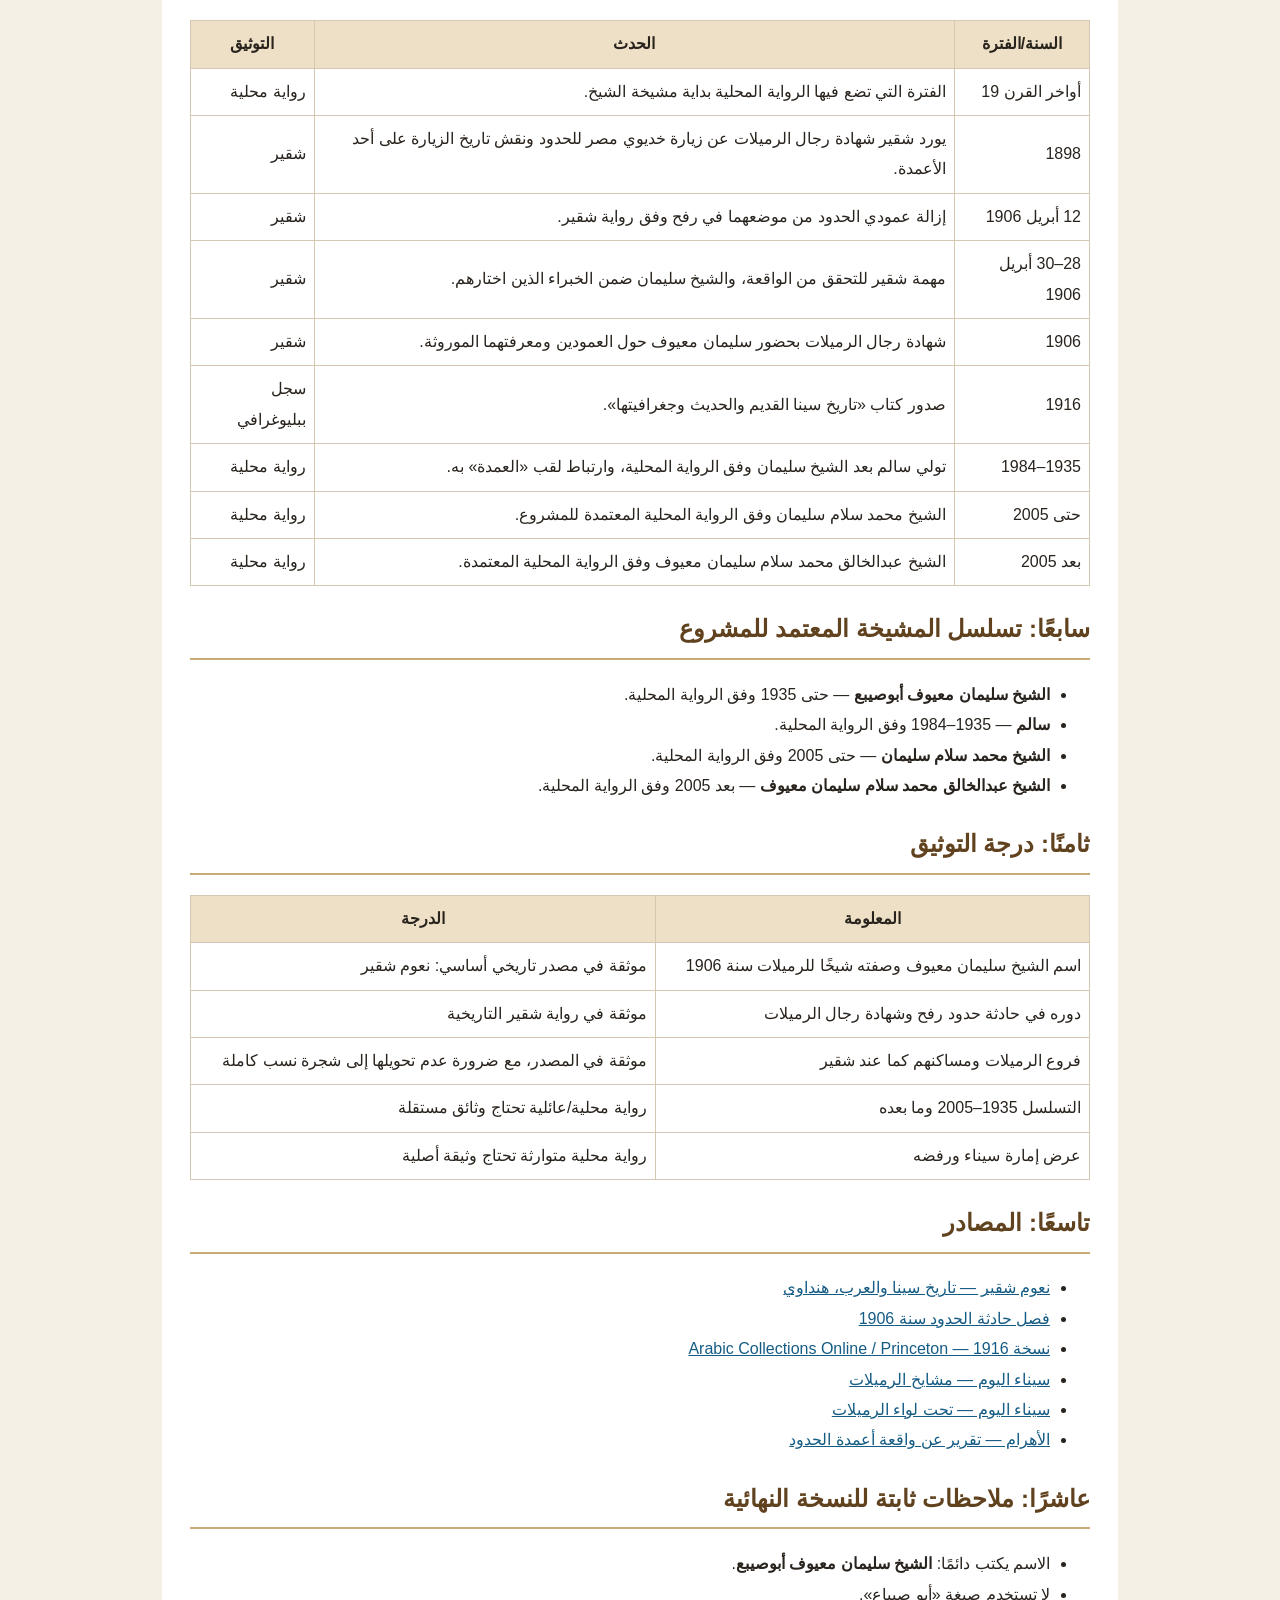
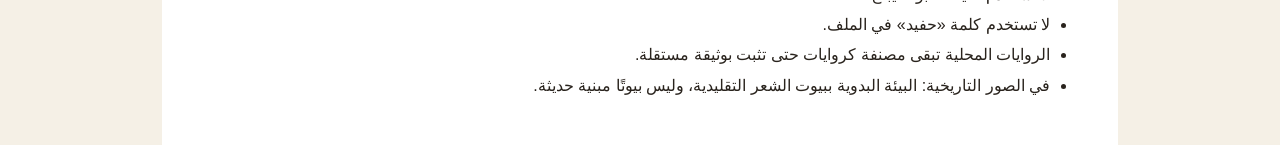
<file: turath_sina_final-1.html>
<!doctype html><html lang="ar" dir="rtl"><meta charset="utf-8"><meta name="viewport" content="width=device-width,initial-scale=1">
<title>الملف التاريخي للشيخ سليمان معيوف أبوصيبع</title>
<style>body{font-family:Tahoma,Arial;line-height:1.9;background:#f5f0e6;color:#29231d;margin:0}main{max-width:900px;margin:auto;background:white;padding:28px}h1,h2{color:#60421f}h1{text-align:center}h2{border-bottom:2px solid #c9aa76;padding-bottom:6px}.box{padding:15px;background:#f8edda;border-right:5px solid #9b713b;margin:15px 0}.primary{border-right-color:#4d7c59}table{width:100%;border-collapse:collapse}td,th{border:1px solid #d5c7b2;padding:8px}th{background:#eee0c7}a{color:#155c85}</style>
<main>
<h1>الملف التاريخي الموثق<br>للشيخ سليمان معيوف أبوصيبع</h1>
<div class="box"><b>الاسم المعتمد:</b> الشيخ سليمان معيوف أبوصيبع<br><b>المجال:</b> تاريخ قبيلة الرميلات ورفح وسيناء المصرية<br><b>المنهج:</b> التمييز بين الوثيقة التاريخية، والمصدر الثانوي، والرواية المحلية المتوارثة.</div>

<h2>أولًا: الخلاصة</h2>
<p>يظهر الشيخ <b>سليمان معيوف أبوصيبع</b> في كتاب نعوم شقير «تاريخ سينا القديم والحديث وجغرافيتها» بوصفه شيخ الرميلات. والكتاب صدر أصلًا سنة 1916، وتصف مؤسسة هنداوي أهميته بأن مؤلفه عايش أحداث ترسيم الحدود الشرقية لسيناء، كما أن النسخة الأصلية محفوظة ضمن Arabic Collections Online التابعة لمكتبات جامعة برنستون.</p>

<h2>ثانيًا: الشيخ سليمان في حادثة حدود رفح 1906</h2>
<p>عندما توجه نعوم شقير إلى رفح في أبريل 1906 للتحقق من إزالة أعمدة الحدود، اختار أربعة رجال من العارفين بميناء رفح ومكان العمودين، وكان بينهم <b>الشيخ سليمان معيوف شيخ الرميلات</b>. وهذا نص تاريخي مباشر مهم لإثبات اسمه وصفته ومكانته المحلية في ذلك الوقت.</p>
<p>وعند المفاوضة مع الضابط العثماني، تجمع بعض الرميلات على الشاطئ وكان بينهم سليمان معيوف. سألهم شقير عن وجود عمودي الحدود تحت السدرة في رفح، فأكدوا وجود عمودين من الجرانيت الأحمر، وأن معرفتهم بأنهما يمثلان الحد موروثة عن الآباء والأجداد، وذكروا أن العمودين أزيلا في 12 أبريل 1906.</p>
<div class="box primary"><b>الدلالة:</b> هذه الواقعة تثبت تاريخيًا وجود الشيخ سليمان معيوف في سياق أزمة الحدود، وصفته شيخًا للرميلات، واعتماد شقير على رجال الرميلات لمعرفة موضع الحدود. كما يصف المصدر صراحةً صراحة الرميلات وجرأتهم في الإدلاء بشهادتهم.</div>

<h2>ثالثًا: الرميلات عند نعوم شقير</h2>
<p>يذكر شقير فروعًا للرميلات منها: البسوم، الشرطين، العوايدة، السنة، والعجالين، ويذكر سليمان معيوف الملقب بأبو صيبع من البسوم. كما يورد أن الرميلات كانوا في القرارة ببرية خان يونس، ثم تحركوا إلى بلاد العريش بسبب حروب مع الترابين، وانضموا إلى السواركة بالأخوة، واستقروا بعد ذلك في جهة رفح على الحدود.</p>
<div class="box"><b>تنبيه علمي:</b> هذا النص يوثق الفروع والمساكن والتحركات والعلاقات القبلية، لكنه لا يكفي وحده لإثبات شجرة نسب كاملة إلى جد واحد؛ لذلك لا ننسب إلى شقير ما لم يقله.</div>

<h2>رابعًا: مكانة الشيخ والكرم</h2>
<p>المصدر التاريخي يثبت مكانة الشيخ بصفته شيخ الرميلات، واختياره ضمن الرجال الذين يعرفون منطقة رفح والحدود. أما وصفه بالكرم والشهامة والهيبة والحكمة فهو من الذاكرة المحلية، ويمكن دعمه بسياق الاستقبال والضيافة الذي يرويه شقير عن أهل المنطقة، لكن لا ينبغي تحويل الصفات الأدبية إلى أحكام وثائقية إلا إذا وجد نص مستقل يذكرها صراحة.</p>

<h2>خامسًا: الرواية الوطنية حول إمارة سيناء</h2>
<p>توجد رواية محلية لاحقة تقول إن الاحتلال البريطاني عرض على الشيخ سليمان معيوف أبوصيبع إمارة على سيناء مقابل فصلها عن مصر، وأنه رفض. في هذا الملف تُصنف هذه الرواية <b>رواية محلية متوارثة تحتاج إلى وثيقة بريطانية أصلية</b>. ولا نقدمها كحقيقة أرشيفية نهائية حتى العثور على أصل يؤكدها.</p>

<h2>سادسًا: التسلسل الزمني</h2>
<table><tr><th>السنة/الفترة</th><th>الحدث</th><th>التوثيق</th></tr>
<tr><td>أواخر القرن 19</td><td>الفترة التي تضع فيها الرواية المحلية بداية مشيخة الشيخ.</td><td>رواية محلية</td></tr>
<tr><td>1898</td><td>يورد شقير شهادة رجال الرميلات عن زيارة خديوي مصر للحدود ونقش تاريخ الزيارة على أحد الأعمدة.</td><td>شقير</td></tr>
<tr><td>12 أبريل 1906</td><td>إزالة عمودي الحدود من موضعهما في رفح وفق رواية شقير.</td><td>شقير</td></tr>
<tr><td>28–30 أبريل 1906</td><td>مهمة شقير للتحقق من الواقعة، والشيخ سليمان ضمن الخبراء الذين اختارهم.</td><td>شقير</td></tr>
<tr><td>1906</td><td>شهادة رجال الرميلات بحضور سليمان معيوف حول العمودين ومعرفتهما الموروثة.</td><td>شقير</td></tr>
<tr><td>1916</td><td>صدور كتاب «تاريخ سينا القديم والحديث وجغرافيتها».</td><td>سجل ببليوغرافي</td></tr>
<tr><td>1935–1984</td><td>تولي سالم بعد الشيخ سليمان وفق الرواية المحلية، وارتباط لقب «العمدة» به.</td><td>رواية محلية</td></tr>
<tr><td>حتى 2005</td><td>الشيخ محمد سلام سليمان وفق الرواية المحلية المعتمدة للمشروع.</td><td>رواية محلية</td></tr>
<tr><td>بعد 2005</td><td>الشيخ عبدالخالق محمد سلام سليمان معيوف وفق الرواية المحلية المعتمدة.</td><td>رواية محلية</td></tr>
</table>

<h2>سابعًا: تسلسل المشيخة المعتمد للمشروع</h2>
<ul><li><b>الشيخ سليمان معيوف أبوصيبع</b> — حتى 1935 وفق الرواية المحلية.</li><li><b>سالم</b> — 1935–1984 وفق الرواية المحلية.</li><li><b>الشيخ محمد سلام سليمان</b> — حتى 2005 وفق الرواية المحلية.</li><li><b>الشيخ عبدالخالق محمد سلام سليمان معيوف</b> — بعد 2005 وفق الرواية المحلية.</li></ul>

<h2>ثامنًا: درجة التوثيق</h2>
<table><tr><th>المعلومة</th><th>الدرجة</th></tr>
<tr><td>اسم الشيخ سليمان معيوف وصفته شيخًا للرميلات سنة 1906</td><td>موثقة في مصدر تاريخي أساسي: نعوم شقير</td></tr>
<tr><td>دوره في حادثة حدود رفح وشهادة رجال الرميلات</td><td>موثقة في رواية شقير التاريخية</td></tr>
<tr><td>فروع الرميلات ومساكنهم كما عند شقير</td><td>موثقة في المصدر، مع ضرورة عدم تحويلها إلى شجرة نسب كاملة</td></tr>
<tr><td>التسلسل 1935–2005 وما بعده</td><td>رواية محلية/عائلية تحتاج وثائق مستقلة</td></tr>
<tr><td>عرض إمارة سيناء ورفضه</td><td>رواية محلية متوارثة تحتاج وثيقة أصلية</td></tr>
</table>

<h2>تاسعًا: المصادر</h2>
<ul>
<li><a href="https://www.hindawi.org/books/91480429/">نعوم شقير — تاريخ سينا والعرب، هنداوي</a></li>
<li><a href="https://www.safahat.org/books/91480429/3.2.5/">فصل حادثة الحدود سنة 1906</a></li>
<li><a href="https://sites.dlib.nyu.edu/viewer/books/princeton_aco002284/display?lang=ar">نسخة 1916 — Arabic Collections Online / Princeton</a></li>
<li><a href="https://sinaitoday.wordpress.com/2010/09/05/مشايخ-الرميلات/">سيناء اليوم — مشايخ الرميلات</a></li>
<li><a href="https://sinaitoday.wordpress.com/2010/09/02/تحت-لواء-الرميلات/">سيناء اليوم — تحت لواء الرميلات</a></li>
<li><a href="https://gate.ahram.org.eg/daily/news/11169/44/281341/">الأهرام — تقرير عن واقعة أعمدة الحدود</a></li>
</ul>

<h2>عاشرًا: ملاحظات ثابتة للنسخة النهائية</h2>
<ul><li>الاسم يكتب دائمًا: <b>الشيخ سليمان معيوف أبوصيبع</b>.</li><li>لا تستخدم صيغة «أبو صيباع».</li><li>لا تستخدم كلمة «حفيد» في الملف.</li><li>الروايات المحلية تبقى مصنفة كروايات حتى تثبت بوثيقة مستقلة.</li><li>في الصور التاريخية: البيئة البدوية ببيوت الشعر التقليدية، وليس بيوتًا مبنية حديثة.</li></ul>
</main></html>
</file>
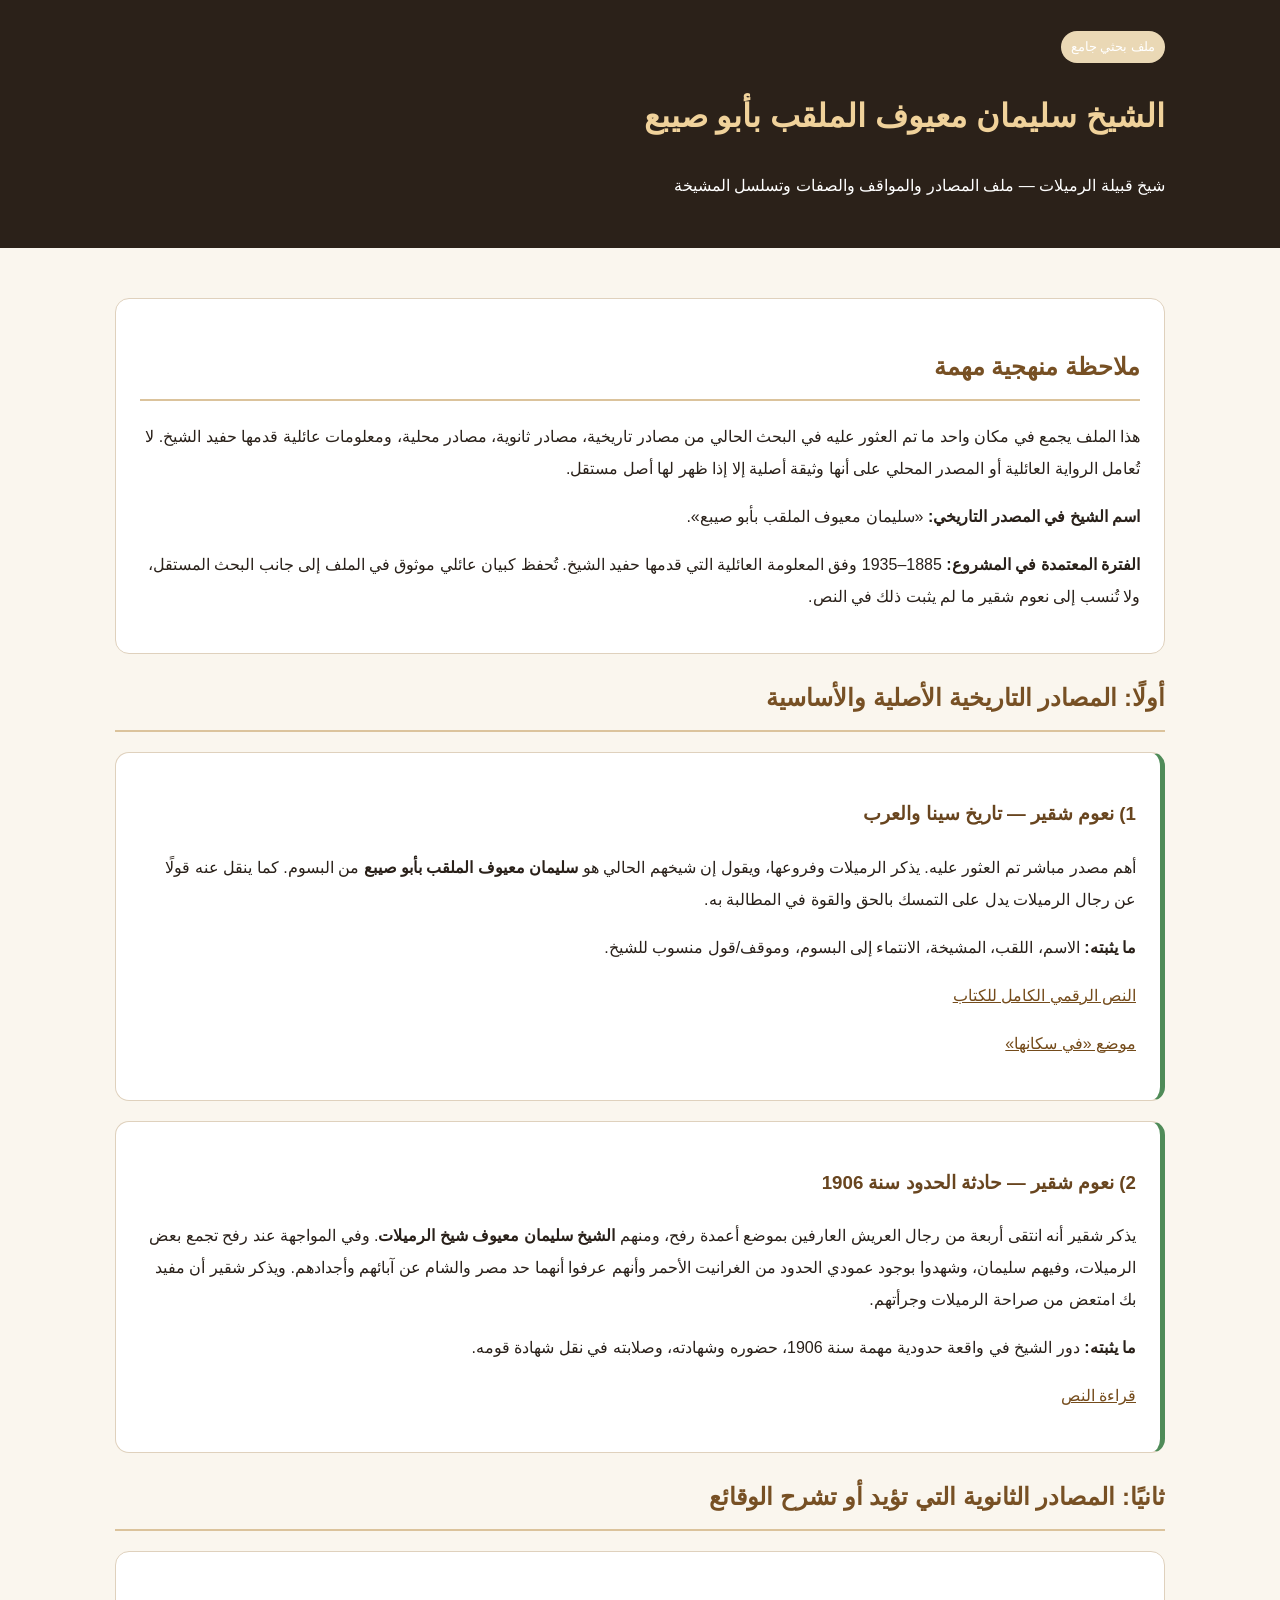
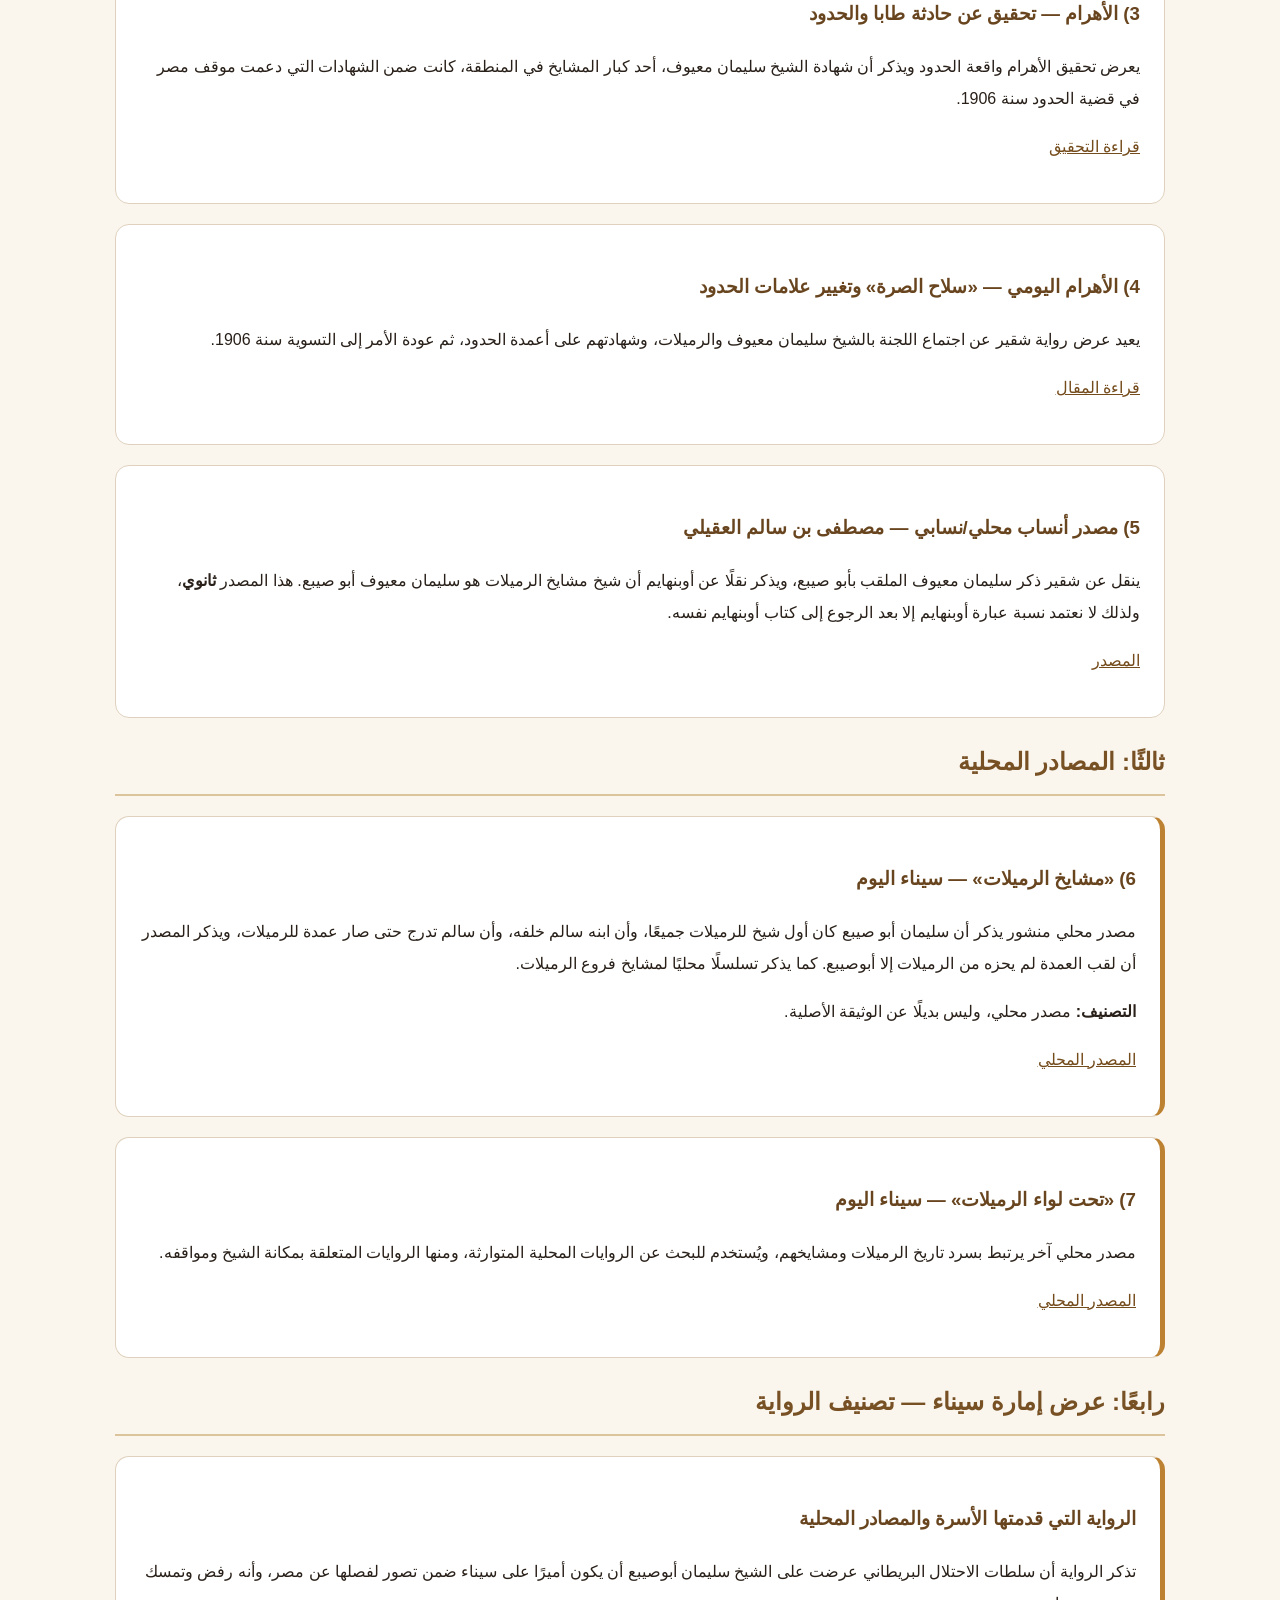
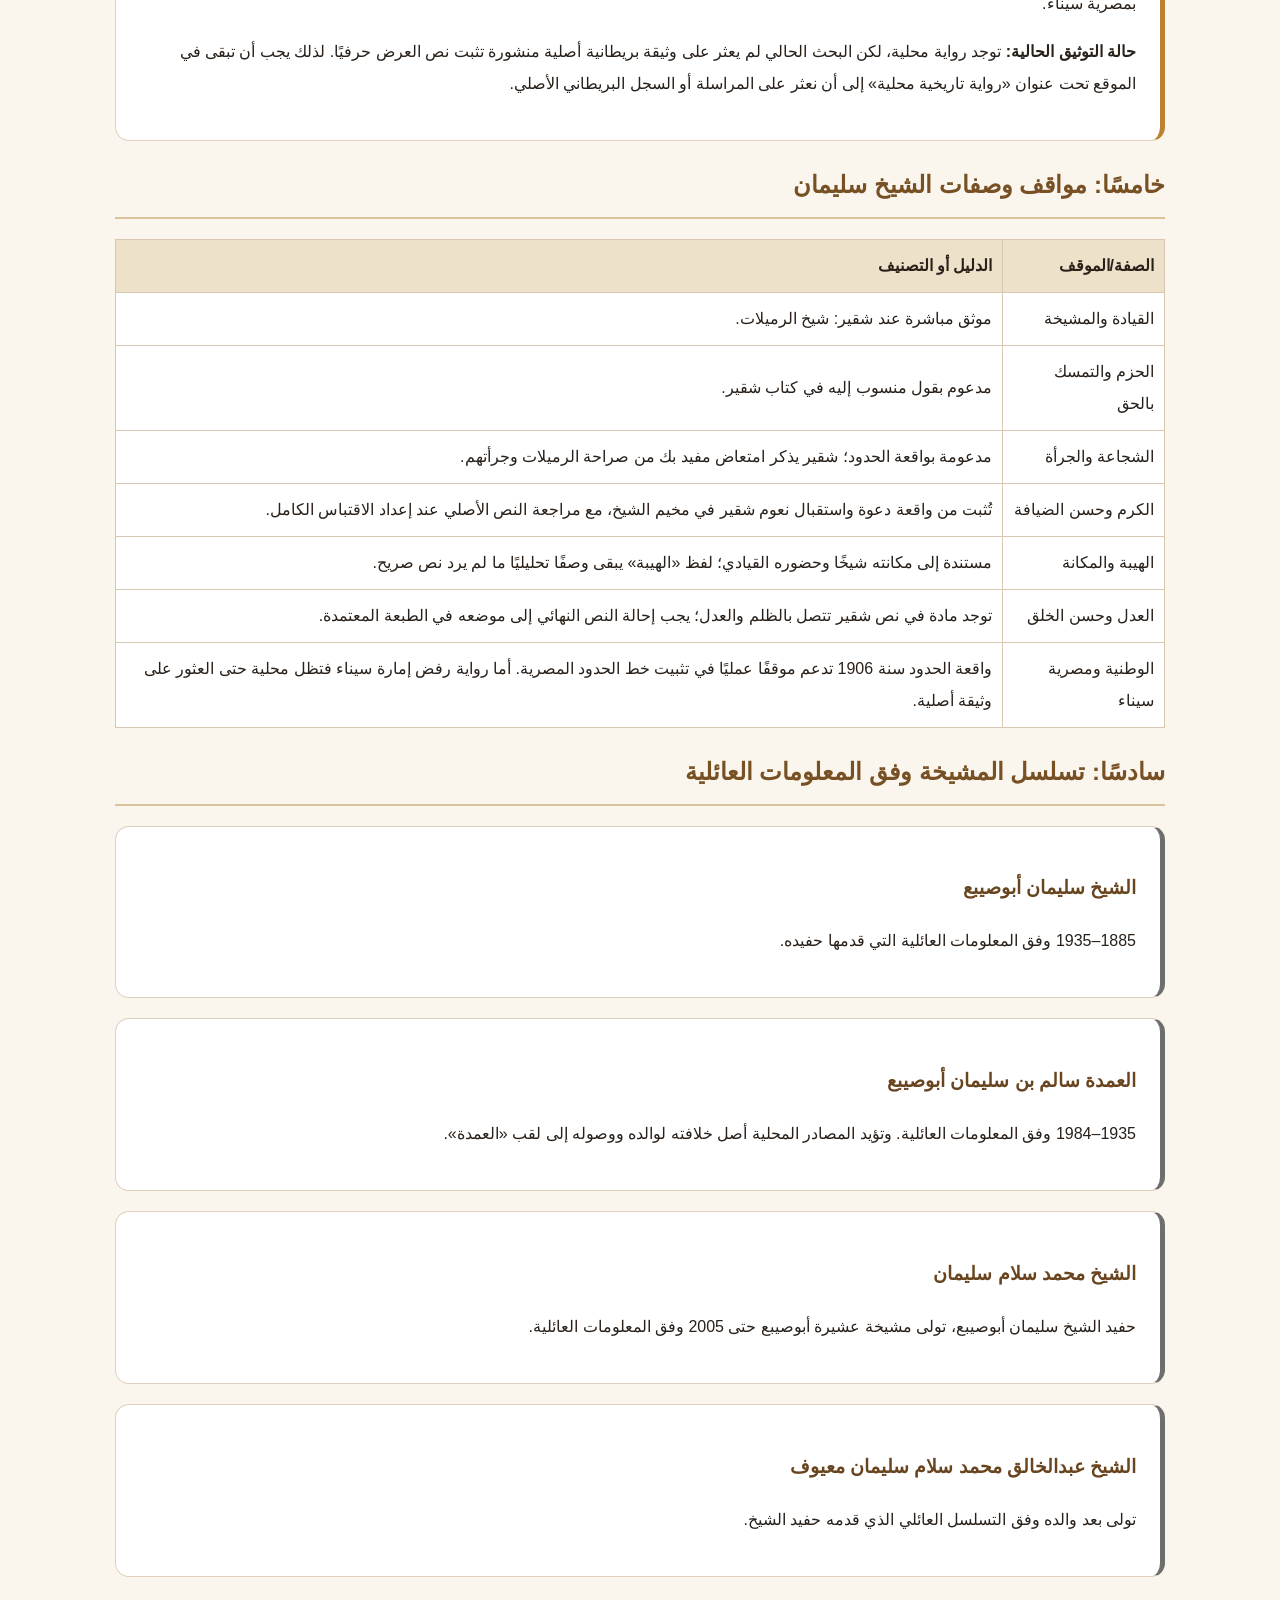
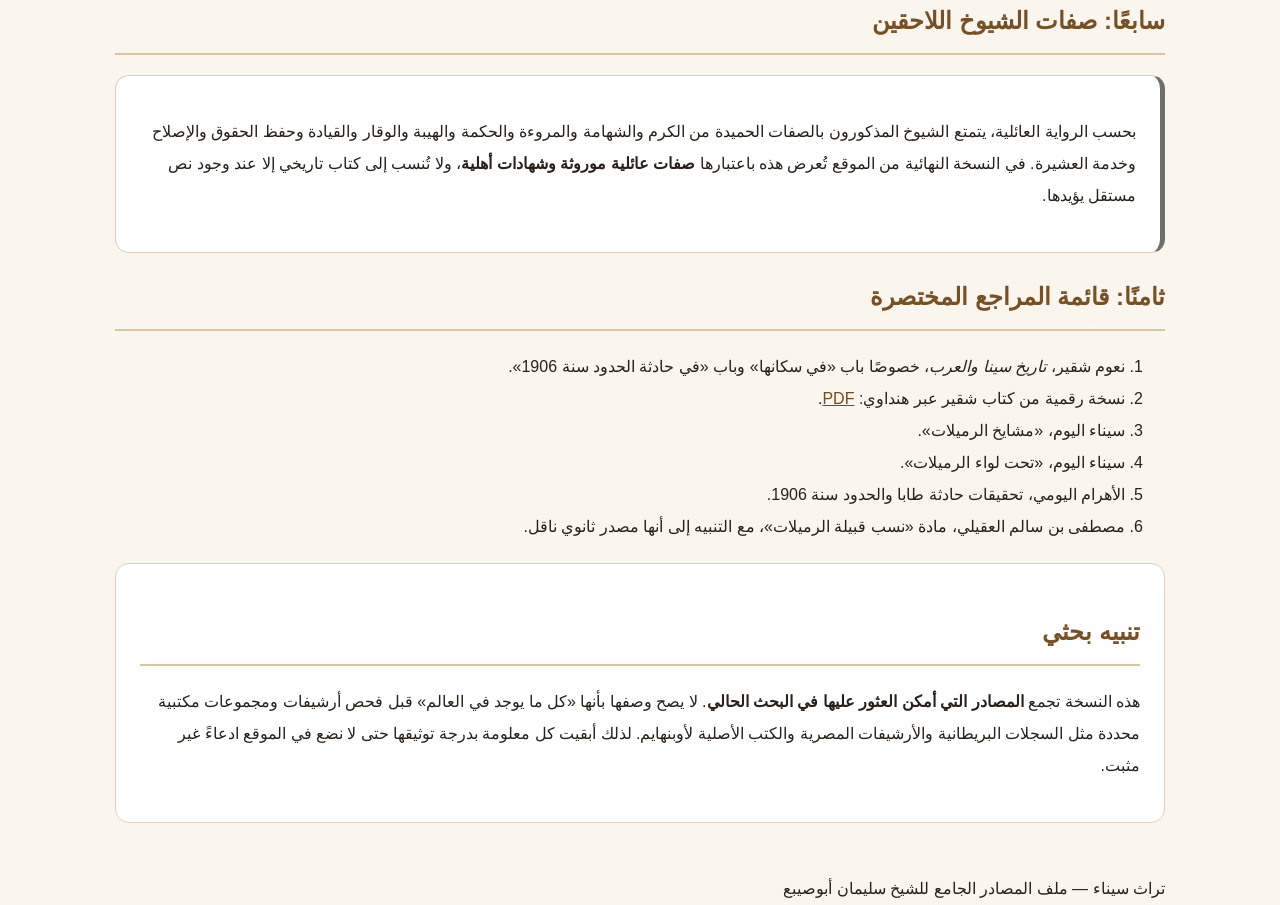
<file: turath_sina_sources_complete.html>
<!doctype html>
<html lang="ar" dir="rtl">
<head>
<meta charset="utf-8"><meta name="viewport" content="width=device-width,initial-scale=1">
<title>تراث سيناء — الملف التاريخي الجامع للشيخ سليمان أبوصيبع</title>
<style>
body{font-family:Tahoma,Arial,sans-serif;background:#faf6ee;color:#292019;line-height:2;margin:0}
header{background:#2b2119;color:#fff;padding:30px 6%}.wrap{max-width:1050px;margin:auto}
main{padding:30px 6%}.card{background:#fff;border:1px solid #dfd1bd;border-radius:14px;padding:24px;margin:20px 0}
h1{color:#f0d29b}h2{color:#775024;border-bottom:2px solid #dbc39c;padding-bottom:8px}
h3{color:#68451f}.tag{display:inline-block;background:#ead8b5;padding:3px 10px;border-radius:20px;font-size:13px}
.verified{border-right:5px solid #4f8b58}.local{border-right:5px solid #bd8132}.family{border-right:5px solid #6e6e6e}
a{color:#744b1b;word-break:break-all}.small{font-size:14px;color:#6f6257}
table{width:100%;border-collapse:collapse;background:white}th,td{border:1px solid #d8c8b1;padding:10px;text-align:right}th{background:#eee1ca}
@media(max-width:700px){table{font-size:13px}}
</style></head>
<body>
<header><div class="wrap">
<span class="tag">ملف بحثي جامع</span>
<h1>الشيخ سليمان معيوف الملقب بأبو صيبع</h1>
<p>شيخ قبيلة الرميلات — ملف المصادر والمواقف والصفات وتسلسل المشيخة</p>
</div></header>
<main class="wrap">

<div class="card">
<h2>ملاحظة منهجية مهمة</h2>
<p>هذا الملف يجمع في مكان واحد ما تم العثور عليه في البحث الحالي من مصادر تاريخية، مصادر ثانوية، مصادر محلية، ومعلومات عائلية قدمها حفيد الشيخ. لا تُعامل الرواية العائلية أو المصدر المحلي على أنها وثيقة أصلية إلا إذا ظهر لها أصل مستقل.</p>
<p><b>اسم الشيخ في المصدر التاريخي:</b> «سليمان معيوف الملقب بأبو صيبع».</p>
<p><b>الفترة المعتمدة في المشروع:</b> 1885–1935 وفق المعلومة العائلية التي قدمها حفيد الشيخ. تُحفظ كبيان عائلي موثوق في الملف إلى جانب البحث المستقل، ولا تُنسب إلى نعوم شقير ما لم يثبت ذلك في النص.</p>
</div>

<h2>أولًا: المصادر التاريخية الأصلية والأساسية</h2>

<div class="card verified">
<h3>1) نعوم شقير — تاريخ سينا والعرب</h3>
<p>أهم مصدر مباشر تم العثور عليه. يذكر الرميلات وفروعها، ويقول إن شيخهم الحالي هو <b>سليمان معيوف الملقب بأبو صيبع</b> من البسوم. كما ينقل عنه قولًا عن رجال الرميلات يدل على التمسك بالحق والقوة في المطالبة به.</p>
<p><b>ما يثبته:</b> الاسم، اللقب، المشيخة، الانتماء إلى البسوم، وموقف/قول منسوب للشيخ.</p>
<p><a href="https://downloads.hindawi.org/books/91480429.pdf">النص الرقمي الكامل للكتاب</a></p>
<p><a href="https://www.safahat.org/books/91480429/1.1.9/">موضع «في سكانها»</a></p>
</div>

<div class="card verified">
<h3>2) نعوم شقير — حادثة الحدود سنة 1906</h3>
<p>يذكر شقير أنه انتقى أربعة من رجال العريش العارفين بموضع أعمدة رفح، ومنهم <b>الشيخ سليمان معيوف شيخ الرميلات</b>. وفي المواجهة عند رفح تجمع بعض الرميلات، وفيهم سليمان، وشهدوا بوجود عمودي الحدود من الغرانيت الأحمر وأنهم عرفوا أنهما حد مصر والشام عن آبائهم وأجدادهم. ويذكر شقير أن مفيد بك امتعض من صراحة الرميلات وجرأتهم.</p>
<p><b>ما يثبته:</b> دور الشيخ في واقعة حدودية مهمة سنة 1906، حضوره وشهادته، وصلابته في نقل شهادة قومه.</p>
<p><a href="https://www.safahat.org/books/91480429/3.2.5/">قراءة النص</a></p>
</div>

<h2>ثانيًا: المصادر الثانوية التي تؤيد أو تشرح الوقائع</h2>

<div class="card">
<h3>3) الأهرام — تحقيق عن حادثة طابا والحدود</h3>
<p>يعرض تحقيق الأهرام واقعة الحدود ويذكر أن شهادة الشيخ سليمان معيوف، أحد كبار المشايخ في المنطقة، كانت ضمن الشهادات التي دعمت موقف مصر في قضية الحدود سنة 1906.</p>
<p><a href="https://gate.ahram.org.eg/daily/NewsPrint/505456.aspx">قراءة التحقيق</a></p>
</div>

<div class="card">
<h3>4) الأهرام اليومي — «سلاح الصرة» وتغيير علامات الحدود</h3>
<p>يعيد عرض رواية شقير عن اجتماع اللجنة بالشيخ سليمان معيوف والرميلات، وشهادتهم على أعمدة الحدود، ثم عودة الأمر إلى التسوية سنة 1906.</p>
<p><a href="https://gate.ahram.org.eg/daily/News/11169/44/281341/">قراءة المقال</a></p>
</div>

<div class="card">
<h3>5) مصدر أنساب محلي/نسابي — مصطفى بن سالم العقيلي</h3>
<p>ينقل عن شقير ذكر سليمان معيوف الملقب بأبو صيبع، ويذكر نقلًا عن أوبنهايم أن شيخ مشايخ الرميلات هو سليمان معيوف أبو صيبع. هذا المصدر <b>ثانوي</b>، ولذلك لا نعتمد نسبة عبارة أوبنهايم إلا بعد الرجوع إلى كتاب أوبنهايم نفسه.</p>
<p><a href="https://aqili1.blogspot.com/2023/02/blog-post_1.html">المصدر</a></p>
</div>

<h2>ثالثًا: المصادر المحلية</h2>

<div class="card local">
<h3>6) «مشايخ الرميلات» — سيناء اليوم</h3>
<p>مصدر محلي منشور يذكر أن سليمان أبو صيبع كان أول شيخ للرميلات جميعًا، وأن ابنه سالم خلفه، وأن سالم تدرج حتى صار عمدة للرميلات، ويذكر المصدر أن لقب العمدة لم يحزه من الرميلات إلا أبوصيبع. كما يذكر تسلسلًا محليًا لمشايخ فروع الرميلات.</p>
<p><b>التصنيف:</b> مصدر محلي، وليس بديلًا عن الوثيقة الأصلية.</p>
<p><a href="https://sinaitoday.wordpress.com/2010/09/05/مشايخ-الرميلات/">المصدر المحلي</a></p>
</div>

<div class="card local">
<h3>7) «تحت لواء الرميلات» — سيناء اليوم</h3>
<p>مصدر محلي آخر يرتبط بسرد تاريخ الرميلات ومشايخهم، ويُستخدم للبحث عن الروايات المحلية المتوارثة، ومنها الروايات المتعلقة بمكانة الشيخ ومواقفه.</p>
<p><a href="https://sinaitoday.wordpress.com/2010/09/02/تحت-لواء-الرميلات/">المصدر المحلي</a></p>
</div>

<h2>رابعًا: عرض إمارة سيناء — تصنيف الرواية</h2>
<div class="card local">
<h3>الرواية التي قدمتها الأسرة والمصادر المحلية</h3>
<p>تذكر الرواية أن سلطات الاحتلال البريطاني عرضت على الشيخ سليمان أبوصيبع أن يكون أميرًا على سيناء ضمن تصور لفصلها عن مصر، وأنه رفض وتمسك بمصرية سيناء.</p>
<p><b>حالة التوثيق الحالية:</b> توجد رواية محلية، لكن البحث الحالي لم يعثر على وثيقة بريطانية أصلية منشورة تثبت نص العرض حرفيًا. لذلك يجب أن تبقى في الموقع تحت عنوان «رواية تاريخية محلية» إلى أن نعثر على المراسلة أو السجل البريطاني الأصلي.</p>
</div>

<h2>خامسًا: مواقف وصفات الشيخ سليمان</h2>
<table>
<tr><th>الصفة/الموقف</th><th>الدليل أو التصنيف</th></tr>
<tr><td>القيادة والمشيخة</td><td>موثق مباشرة عند شقير: شيخ الرميلات.</td></tr>
<tr><td>الحزم والتمسك بالحق</td><td>مدعوم بقول منسوب إليه في كتاب شقير.</td></tr>
<tr><td>الشجاعة والجرأة</td><td>مدعومة بواقعة الحدود؛ شقير يذكر امتعاض مفيد بك من صراحة الرميلات وجرأتهم.</td></tr>
<tr><td>الكرم وحسن الضيافة</td><td>تُثبت من واقعة دعوة واستقبال نعوم شقير في مخيم الشيخ، مع مراجعة النص الأصلي عند إعداد الاقتباس الكامل.</td></tr>
<tr><td>الهيبة والمكانة</td><td>مستندة إلى مكانته شيخًا وحضوره القيادي؛ لفظ «الهيبة» يبقى وصفًا تحليليًا ما لم يرد نص صريح.</td></tr>
<tr><td>العدل وحسن الخلق</td><td>توجد مادة في نص شقير تتصل بالظلم والعدل؛ يجب إحالة النص النهائي إلى موضعه في الطبعة المعتمدة.</td></tr>
<tr><td>الوطنية ومصرية سيناء</td><td>واقعة الحدود سنة 1906 تدعم موقفًا عمليًا في تثبيت خط الحدود المصرية. أما رواية رفض إمارة سيناء فتظل محلية حتى العثور على وثيقة أصلية.</td></tr>
</table>

<h2>سادسًا: تسلسل المشيخة وفق المعلومات العائلية</h2>
<div class="card family">
<h3>الشيخ سليمان أبوصيبع</h3>
<p>1885–1935 وفق المعلومات العائلية التي قدمها حفيده.</p>
</div>
<div class="card family">
<h3>العمدة سالم بن سليمان أبوصيبع</h3>
<p>1935–1984 وفق المعلومات العائلية. وتؤيد المصادر المحلية أصل خلافته لوالده ووصوله إلى لقب «العمدة».</p>
</div>
<div class="card family">
<h3>الشيخ محمد سلام سليمان</h3>
<p>حفيد الشيخ سليمان أبوصيبع، تولى مشيخة عشيرة أبوصيبع حتى 2005 وفق المعلومات العائلية.</p>
</div>
<div class="card family">
<h3>الشيخ عبدالخالق محمد سلام سليمان معيوف</h3>
<p>تولى بعد والده وفق التسلسل العائلي الذي قدمه حفيد الشيخ.</p>
</div>

<h2>سابعًا: صفات الشيوخ اللاحقين</h2>
<div class="card family">
<p>بحسب الرواية العائلية، يتمتع الشيوخ المذكورون بالصفات الحميدة من الكرم والشهامة والمروءة والحكمة والهيبة والوقار والقيادة وحفظ الحقوق والإصلاح وخدمة العشيرة. في النسخة النهائية من الموقع تُعرض هذه باعتبارها <b>صفات عائلية موروثة وشهادات أهلية</b>، ولا تُنسب إلى كتاب تاريخي إلا عند وجود نص مستقل يؤيدها.</p>
</div>

<h2>ثامنًا: قائمة المراجع المختصرة</h2>
<ol>
<li>نعوم شقير، <i>تاريخ سينا والعرب</i>، خصوصًا باب «في سكانها» وباب «في حادثة الحدود سنة 1906».</li>
<li>نسخة رقمية من كتاب شقير عبر هنداوي: <a href="https://downloads.hindawi.org/books/91480429.pdf">PDF</a>.</li>
<li>سيناء اليوم، «مشايخ الرميلات».</li>
<li>سيناء اليوم، «تحت لواء الرميلات».</li>
<li>الأهرام اليومي، تحقيقات حادثة طابا والحدود سنة 1906.</li>
<li>مصطفى بن سالم العقيلي، مادة «نسب قبيلة الرميلات»، مع التنبيه إلى أنها مصدر ثانوي ناقل.</li>
</ol>

<div class="card">
<h2>تنبيه بحثي</h2>
<p>هذه النسخة تجمع <b>المصادر التي أمكن العثور عليها في البحث الحالي</b>. لا يصح وصفها بأنها «كل ما يوجد في العالم» قبل فحص أرشيفات ومجموعات مكتبية محددة مثل السجلات البريطانية والأرشيفات المصرية والكتب الأصلية لأوبنهايم. لذلك أبقيت كل معلومة بدرجة توثيقها حتى لا نضع في الموقع ادعاءً غير مثبت.</p>
</div>
</main>
<footer><div class="wrap">تراث سيناء — ملف المصادر الجامع للشيخ سليمان أبوصيبع</div></footer>
</body></html>
</file>
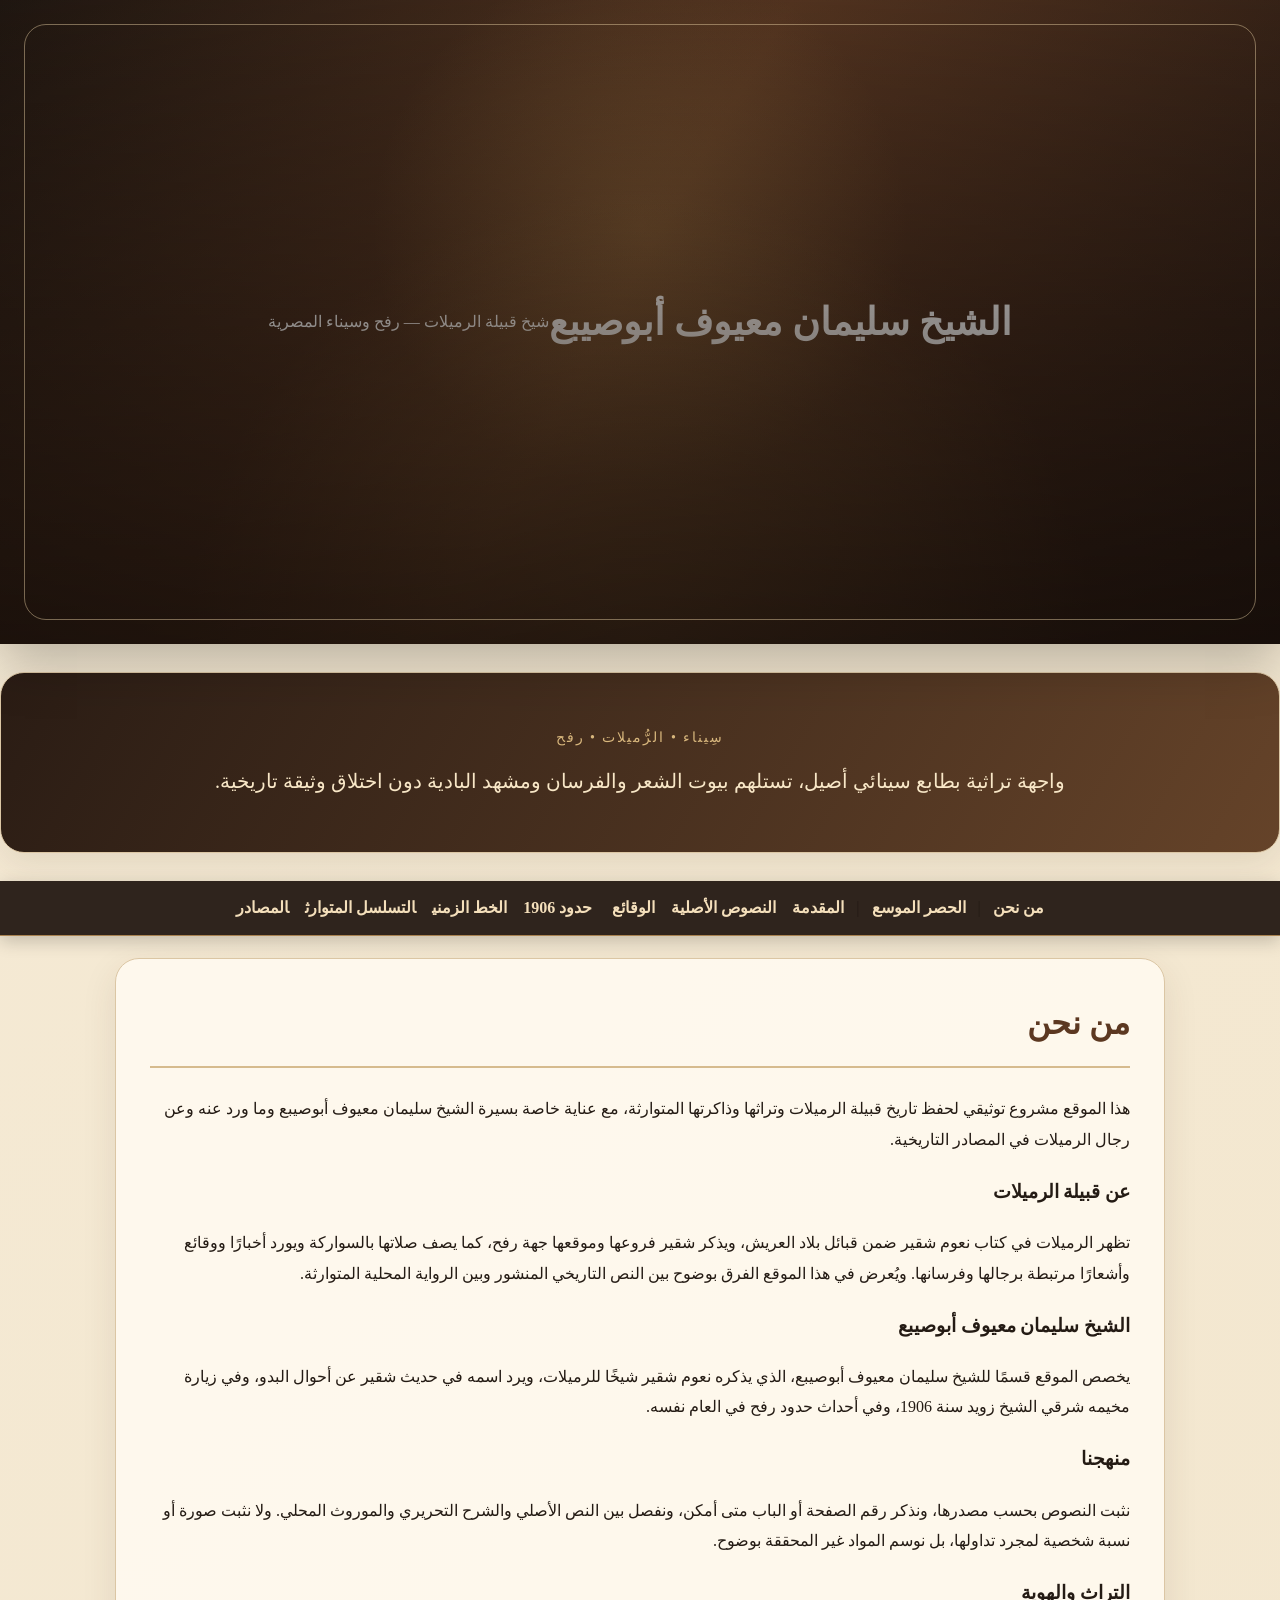
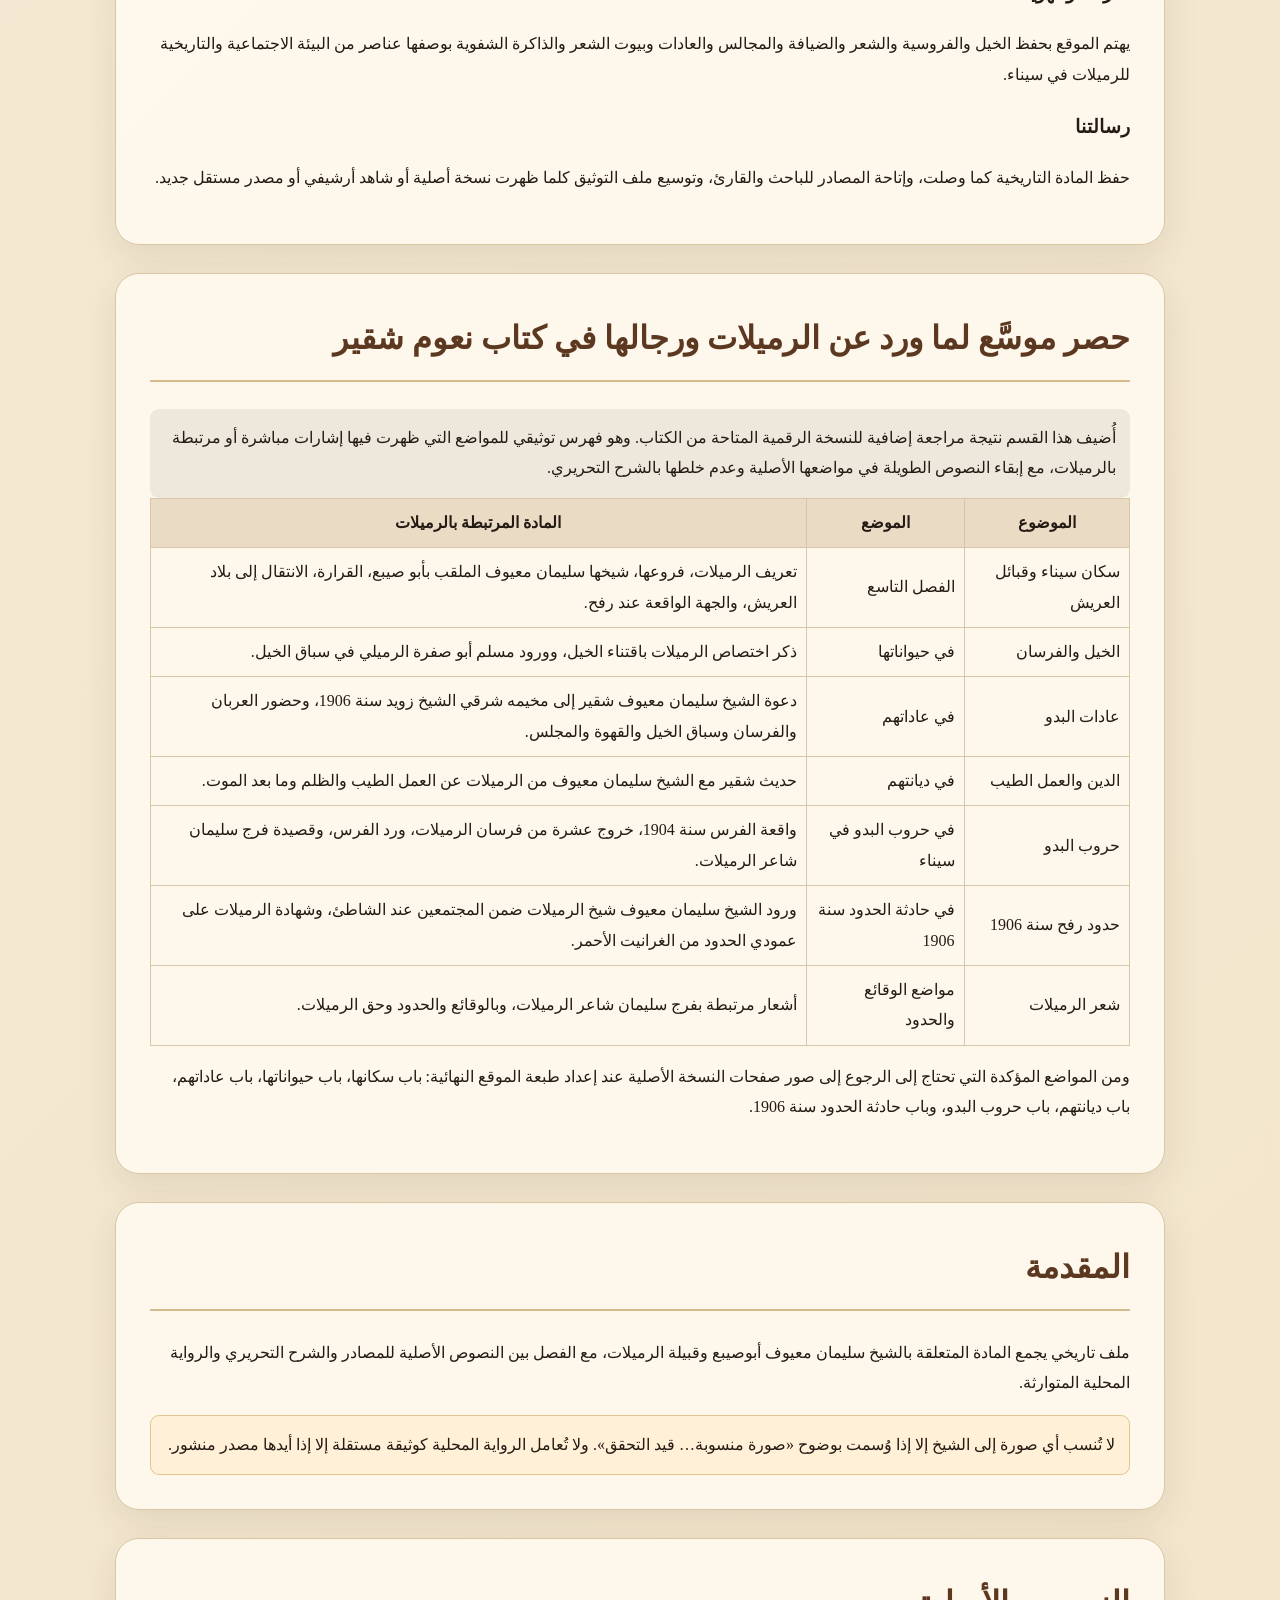
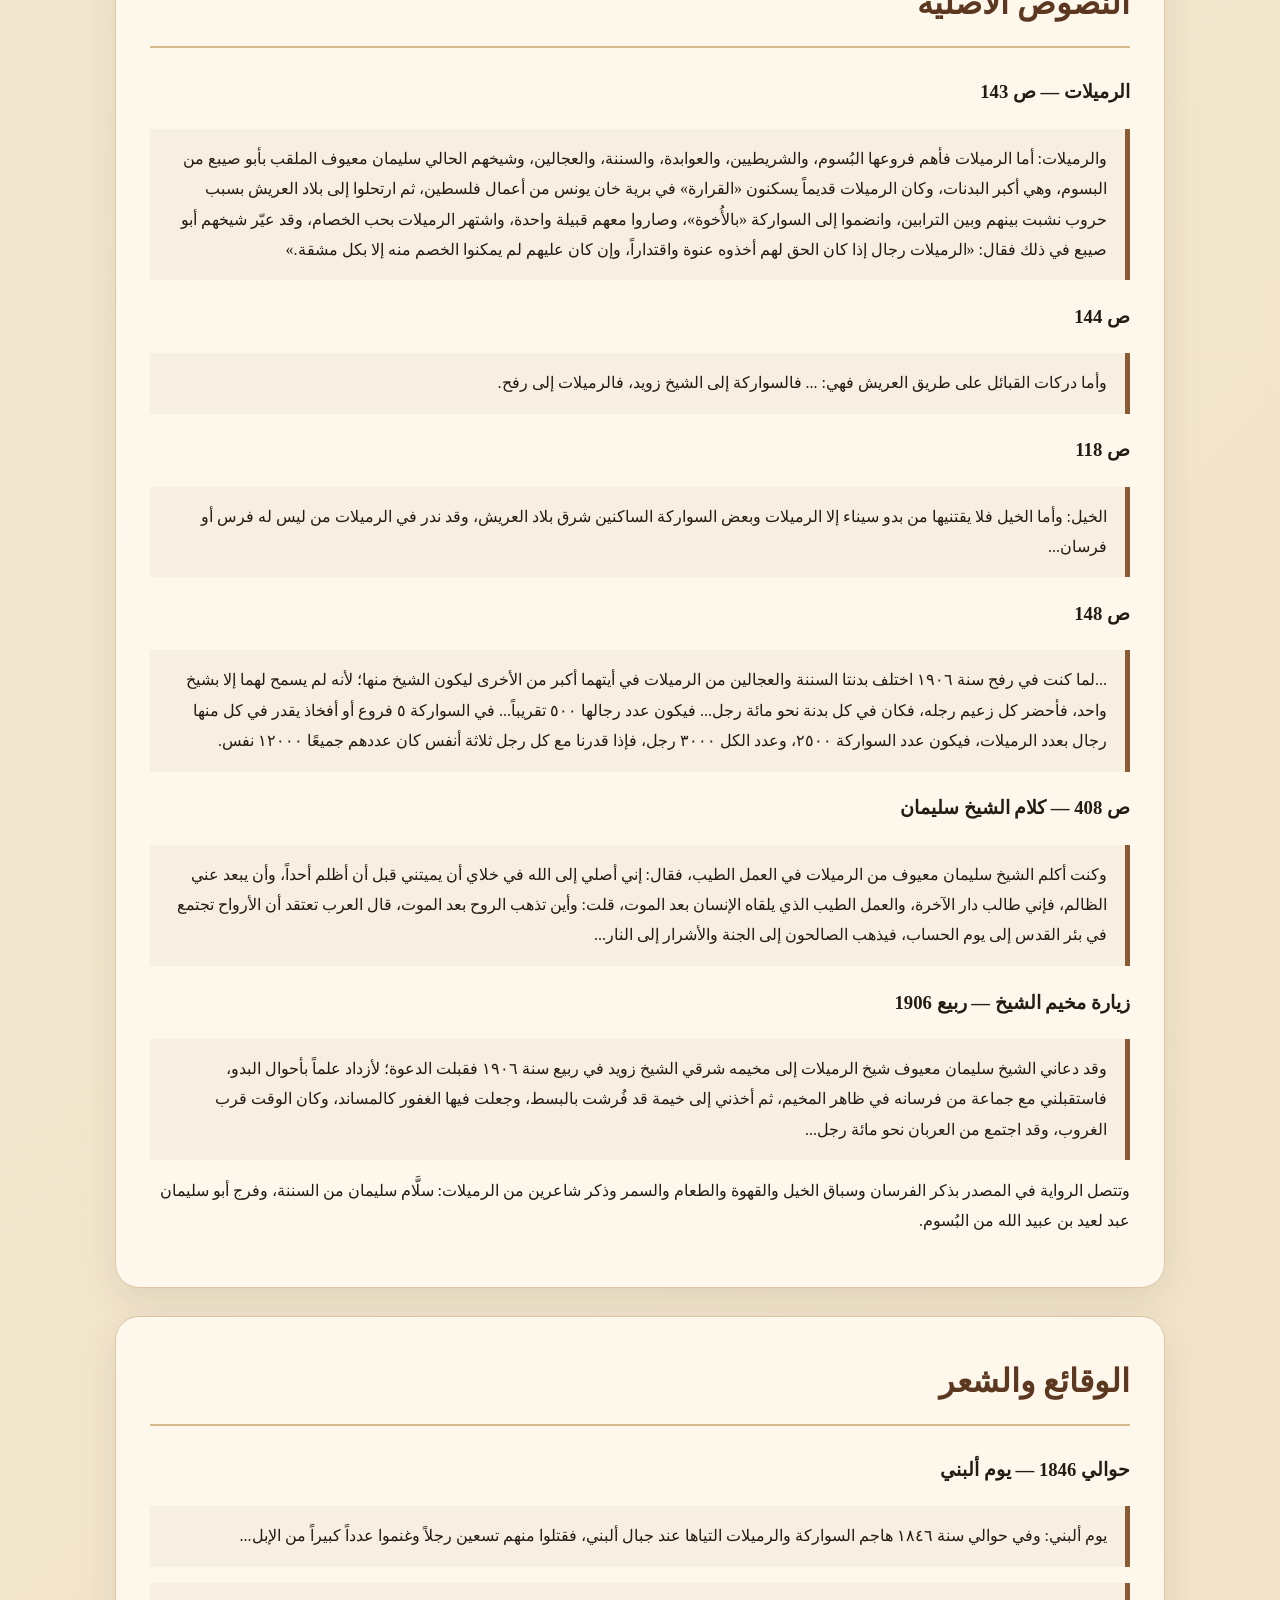
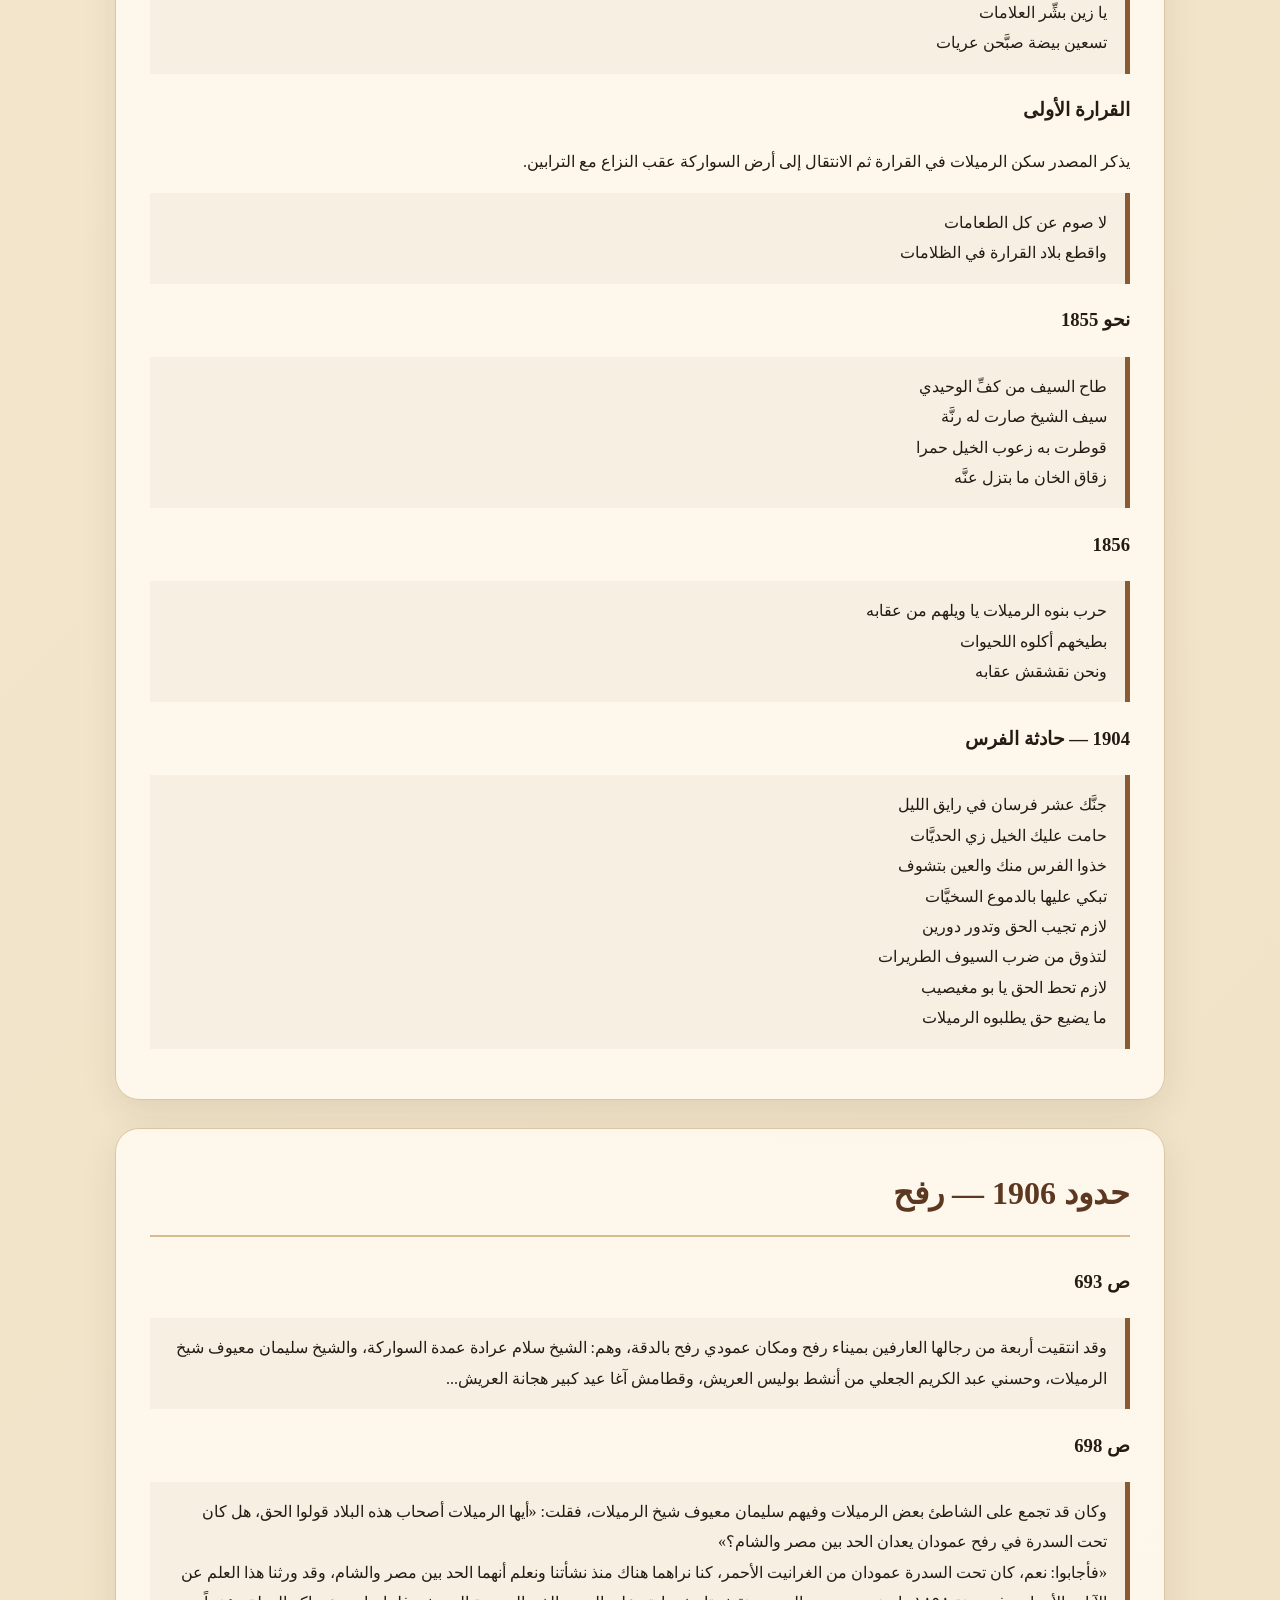
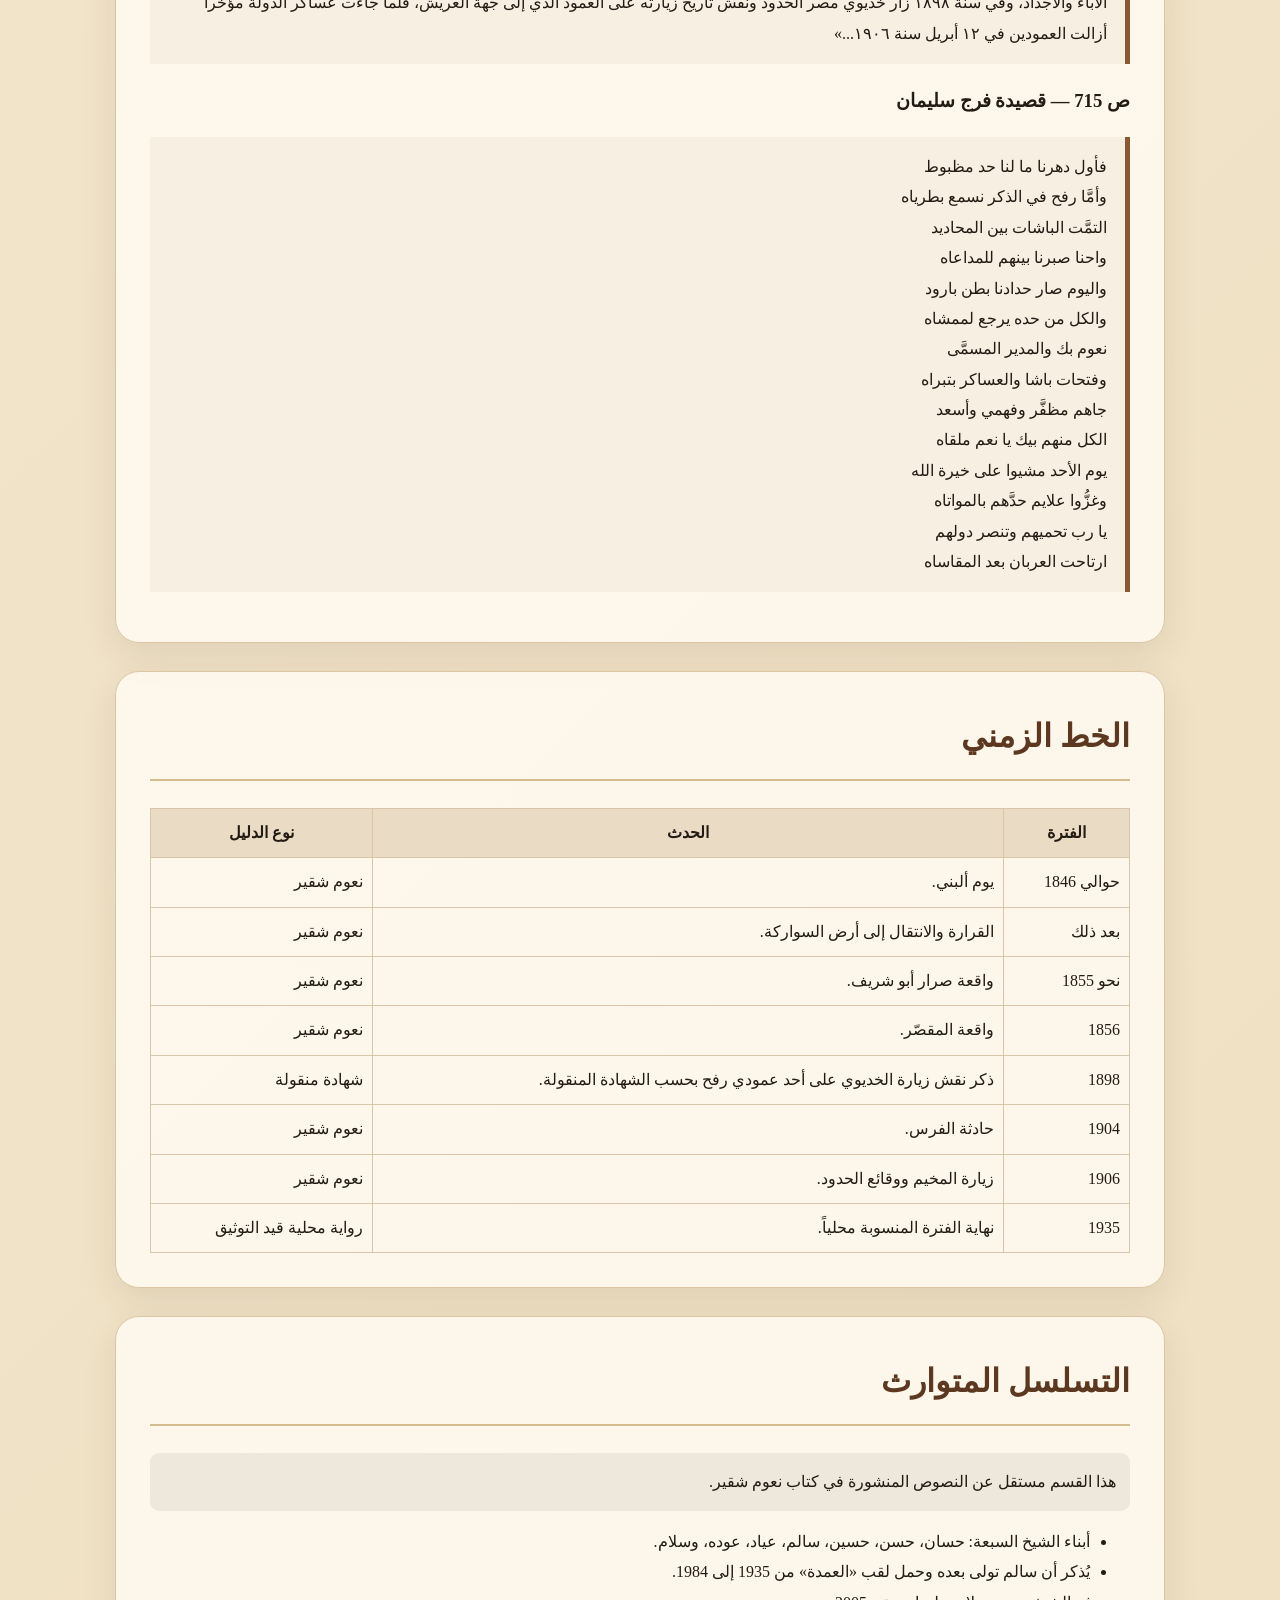
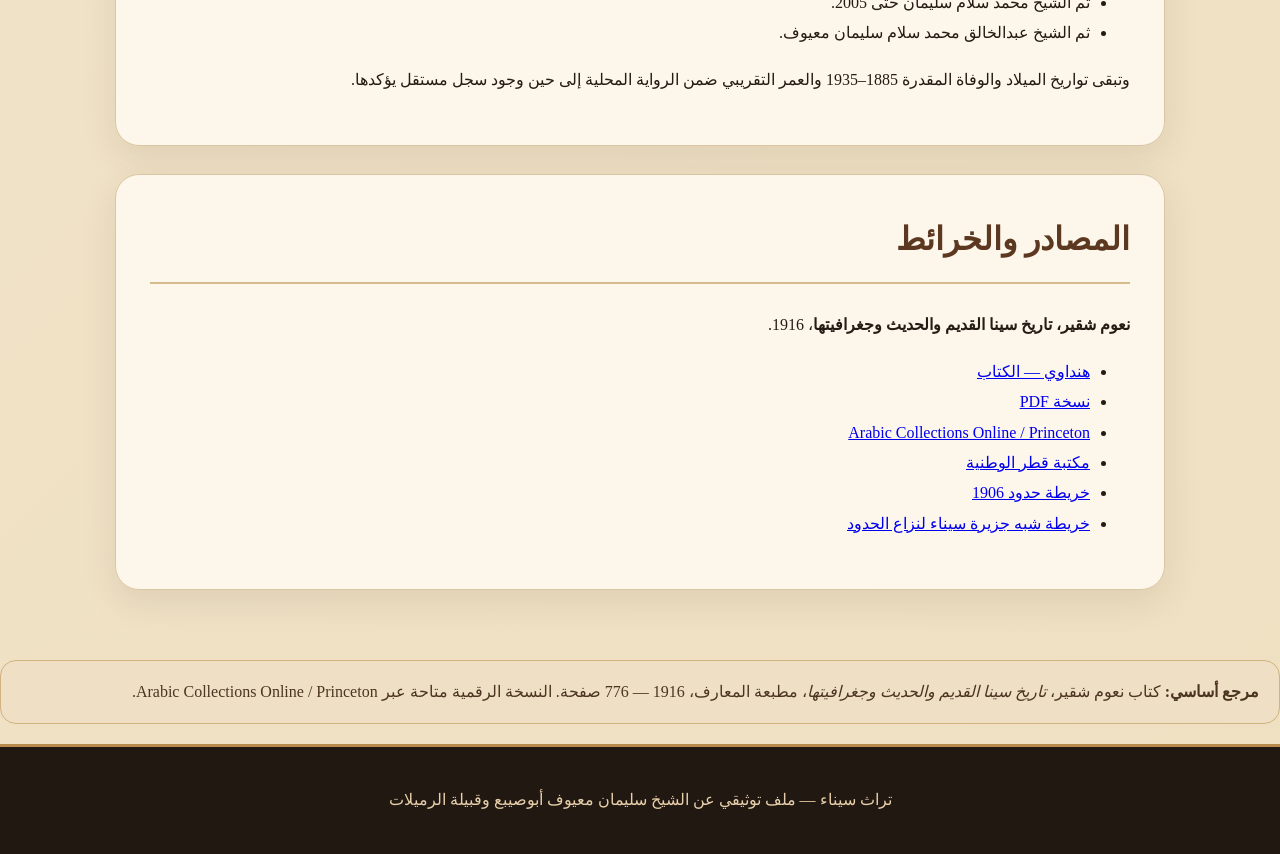
<file: turath_sinai_suleiman_abousibaa_professional.html>
<!doctype html>
<html lang="ar" dir="rtl">
<head>
<meta charset="utf-8">
<meta name="viewport" content="width=device-width,initial-scale=1">
<title>تراث سيناء — الشيخ سليمان معيوف أبوصيبع</title>
<style>
body{margin:0;background:#f3eadb;color:#33271d;font-family:Tahoma,Arial,sans-serif;line-height:1.9}
header{background:#4b3324;color:#fff;padding:42px 18px;text-align:center}
h1{margin:0;font-size:38px}nav{position:sticky;top:0;background:#fffaf1;padding:12px;text-align:center;border-bottom:1px solid #d8c5aa;z-index:2}
nav a{color:#704522;text-decoration:none;margin:5px 8px}.wrap{max-width:1050px;margin:auto;padding:22px 15px}
section{background:#fffaf1;margin:0 0 22px;padding:24px;border:1px solid #d8c5aa;border-radius:12px}
h2{color:#6f4728;border-bottom:2px solid #d8c5aa;padding-bottom:7px}
.quote{border-right:5px solid #8a5a32;background:#f7efe2;padding:15px 18px;margin:16px 0;white-space:pre-line}
.note{background:#eee8dc;padding:14px;border-radius:9px}.warn{background:#fff0d7;padding:14px;border:1px solid #e2c58e;border-radius:9px}
table{width:100%;border-collapse:collapse}td,th{border:1px solid #d8c5aa;padding:9px}th{background:#eadbc5}
footer{background:#3b291c;color:#fff;text-align:center;padding:22px}

/* ===== PREMIUM HERITAGE REDESIGN ===== */
:root{--ink:#241b14;--sand:#f4ead7;--paper:#fffaf0;--brown:#6b4328;--gold:#c79a55;--line:#dbc6a4;--dark:#211812}
body{background:linear-gradient(135deg,#f5ead5,#efe0c2);color:var(--ink);font-family:"Noto Naskh Arabic","Amiri",Tahoma,serif}
header{position:relative;min-height:560px;display:flex;align-items:center;justify-content:center;text-align:center;overflow:hidden;background:radial-gradient(circle at 50% 35%,rgba(199,154,85,.28),transparent 35%),linear-gradient(120deg,#211812 0%,#5b3923 48%,#241812 100%);box-shadow:0 18px 50px rgba(0,0,0,.25)}
header:before{content:"";position:absolute;inset:0;background:linear-gradient(to top,rgba(20,12,8,.85),rgba(20,12,8,.15)),radial-gradient(ellipse at 50% 100%,rgba(199,154,85,.35),transparent 50%);opacity:.95}
header:after{content:"";position:absolute;inset:24px;border:1px solid rgba(235,210,166,.45);border-radius:22px;pointer-events:none}
.hero{position:relative;z-index:2;max-width:950px;padding:70px 24px}
.hero .seal{width:88px;height:88px;margin:0 auto 22px;border:2px solid var(--gold);border-radius:50%;display:grid;place-items:center;color:#f5dfb5;font-size:34px;box-shadow:0 0 0 8px rgba(199,154,85,.08),0 10px 30px #0008}
.hero h1{font-size:clamp(38px,7vw,76px);margin:0 0 12px;color:#fff8e8;letter-spacing:.5px;text-shadow:0 4px 20px #000}
.hero p{font-size:clamp(18px,2.5vw,27px);color:#ead5af;margin:0 auto 24px}
.hero .tag{display:inline-block;padding:10px 20px;border:1px solid rgba(218,184,126,.65);border-radius:999px;color:#f3dfbd;background:#0003;backdrop-filter:blur(8px)}
nav{position:sticky;top:0;z-index:20;background:rgba(35,24,17,.94);backdrop-filter:blur(14px);border-bottom:1px solid #a98250;box-shadow:0 5px 18px #0003}
nav a{color:#f4dfbb!important;font-weight:700;transition:.25s}nav a:hover{color:#fff!important;background:#8b6137}
main{max-width:1180px;margin:auto;padding:40px 20px}
section{background:rgba(255,250,240,.9);border:1px solid var(--line);border-radius:24px;padding:34px;margin:0 0 28px;box-shadow:0 12px 35px rgba(71,45,25,.1)}
section h2{color:#5c3821;font-size:32px;margin-top:0;border-bottom:2px solid #d6bb8e;padding-bottom:12px}
.card,.timeline-item{border:1px solid #dfc9a8!important;background:linear-gradient(145deg,#fffaf0,#f8ecd8)!important;border-radius:18px!important;box-shadow:0 8px 24px #6b43281a!important}
blockquote{border-right:5px solid var(--gold);background:#f5ead7;padding:20px 24px;border-radius:12px;color:#3c2a1d}
footer{background:#211812!important;color:#e7cfaa!important;padding:38px 20px;border-top:3px solid #b78b4c}
.badge{background:#6b4328!important;color:#fff!important}
@media(max-width:700px){header{min-height:500px}header:after{inset:12px}.hero{padding:55px 18px}section{padding:24px 18px;border-radius:18px}}
</style>
</head>
<body>
<header><h1>الشيخ سليمان معيوف أبوصيبع</h1><div>شيخ قبيلة الرميلات — رفح وسيناء المصرية</div></header>
<section id="hero-visual-note" style="margin-top:28px;overflow:hidden;background:linear-gradient(120deg,#2a1c14,#654329);color:#f8e7c7;text-align:center">
  <div style="max-width:980px;margin:auto;padding:18px">
    <div style="font-size:14px;letter-spacing:2px;color:#d8b77d">سِيناء • الرُّميلات • رفح</div>
    <p style="font-size:20px;margin:10px 0 0">واجهة تراثية بطابع سينائي أصيل، تستلهم بيوت الشعر والفرسان ومشهد البادية دون اختلاق وثيقة تاريخية.</p>
  </div>
</section>

<nav>
<a href="#about">من نحن</a> | <a href="#research">الحصر الموسع</a> | <a href="#intro">المقدمة</a><a href="#texts">النصوص الأصلية</a><a href="#events">الوقائع</a>
<a href="#border">حدود 1906</a><a href="#timeline">الخط الزمني</a><a href="#tradition">التسلسل المتوارث</a><a href="#sources">المصادر</a>
</nav>
<div class="wrap">
<section id="about"><h2>من نحن</h2>
<p>هذا الموقع مشروع توثيقي لحفظ تاريخ قبيلة الرميلات وتراثها وذاكرتها المتوارثة، مع عناية خاصة بسيرة الشيخ سليمان معيوف أبوصيبع وما ورد عنه وعن رجال الرميلات في المصادر التاريخية.</p>
<h3>عن قبيلة الرميلات</h3>
<p>تظهر الرميلات في كتاب نعوم شقير ضمن قبائل بلاد العريش، ويذكر شقير فروعها وموقعها جهة رفح، كما يصف صلاتها بالسواركة ويورد أخبارًا ووقائع وأشعارًا مرتبطة برجالها وفرسانها. ويُعرض في هذا الموقع الفرق بوضوح بين النص التاريخي المنشور وبين الرواية المحلية المتوارثة.</p>
<h3>الشيخ سليمان معيوف أبوصيبع</h3>
<p>يخصص الموقع قسمًا للشيخ سليمان معيوف أبوصيبع، الذي يذكره نعوم شقير شيخًا للرميلات، ويرد اسمه في حديث شقير عن أحوال البدو، وفي زيارة مخيمه شرقي الشيخ زويد سنة 1906، وفي أحداث حدود رفح في العام نفسه.</p>
<h3>منهجنا</h3>
<p>نثبت النصوص بحسب مصدرها، ونذكر رقم الصفحة أو الباب متى أمكن، ونفصل بين النص الأصلي والشرح التحريري والموروث المحلي. ولا نثبت صورة أو نسبة شخصية لمجرد تداولها، بل نوسم المواد غير المحققة بوضوح.</p>
<h3>التراث والهوية</h3>
<p>يهتم الموقع بحفظ الخيل والفروسية والشعر والضيافة والمجالس والعادات وبيوت الشعر والذاكرة الشفوية بوصفها عناصر من البيئة الاجتماعية والتاريخية للرميلات في سيناء.</p>
<h3>رسالتنا</h3>
<p>حفظ المادة التاريخية كما وصلت، وإتاحة المصادر للباحث والقارئ، وتوسيع ملف التوثيق كلما ظهرت نسخة أصلية أو شاهد أرشيفي أو مصدر مستقل جديد.</p></section>

<section id="research"><h2>حصر موسَّع لما ورد عن الرميلات ورجالها في كتاب نعوم شقير</h2>
<div class="note">أُضيف هذا القسم نتيجة مراجعة إضافية للنسخة الرقمية المتاحة من الكتاب. وهو فهرس توثيقي للمواضع التي ظهرت فيها إشارات مباشرة أو مرتبطة بالرميلات، مع إبقاء النصوص الطويلة في مواضعها الأصلية وعدم خلطها بالشرح التحريري.</div>
<table><tr><th>الموضوع</th><th>الموضع</th><th>المادة المرتبطة بالرميلات</th></tr>
<tr><td>سكان سيناء وقبائل العريش</td><td>الفصل التاسع</td><td>تعريف الرميلات، فروعها، شيخها سليمان معيوف الملقب بأبو صيبع، القرارة، الانتقال إلى بلاد العريش، والجهة الواقعة عند رفح.</td></tr>
<tr><td>الخيل والفرسان</td><td>في حيواناتها</td><td>ذكر اختصاص الرميلات باقتناء الخيل، وورود مسلم أبو صفرة الرميلي في سباق الخيل.</td></tr>
<tr><td>عادات البدو</td><td>في عاداتهم</td><td>دعوة الشيخ سليمان معيوف شقير إلى مخيمه شرقي الشيخ زويد سنة 1906، وحضور العربان والفرسان وسباق الخيل والقهوة والمجلس.</td></tr>
<tr><td>الدين والعمل الطيب</td><td>في ديانتهم</td><td>حديث شقير مع الشيخ سليمان معيوف من الرميلات عن العمل الطيب والظلم وما بعد الموت.</td></tr>
<tr><td>حروب البدو</td><td>في حروب البدو في سيناء</td><td>واقعة الفرس سنة 1904، خروج عشرة من فرسان الرميلات، ورد الفرس، وقصيدة فرج سليمان شاعر الرميلات.</td></tr>
<tr><td>حدود رفح سنة 1906</td><td>في حادثة الحدود سنة 1906</td><td>ورود الشيخ سليمان معيوف شيخ الرميلات ضمن المجتمعين عند الشاطئ، وشهادة الرميلات على عمودي الحدود من الغرانيت الأحمر.</td></tr>
<tr><td>شعر الرميلات</td><td>مواضع الوقائع والحدود</td><td>أشعار مرتبطة بفرج سليمان شاعر الرميلات، وبالوقائع والحدود وحق الرميلات.</td></tr>
</table>
<p>ومن المواضع المؤكدة التي تحتاج إلى الرجوع إلى صور صفحات النسخة الأصلية عند إعداد طبعة الموقع النهائية: باب سكانها، باب حيواناتها، باب عاداتهم، باب ديانتهم، باب حروب البدو، وباب حادثة الحدود سنة 1906.</p>
</section>

<section id="intro"><h2>المقدمة</h2>
<p>ملف تاريخي يجمع المادة المتعلقة بالشيخ سليمان معيوف أبوصيبع وقبيلة الرميلات، مع الفصل بين النصوص الأصلية للمصادر والشرح التحريري والرواية المحلية المتوارثة.</p>
<div class="warn">لا تُنسب أي صورة إلى الشيخ إلا إذا وُسمت بوضوح «صورة منسوبة… قيد التحقق». ولا تُعامل الرواية المحلية كوثيقة مستقلة إلا إذا أيدها مصدر منشور.</div></section>

<section id="texts"><h2>النصوص الأصلية</h2>
<h3>الرميلات — ص 143</h3>
<div class="quote">والرميلات: أما الرميلات فأهم فروعها البُسوم، والشريطيين، والعوابدة، والسننة، والعجالين، وشيخهم الحالي سليمان معيوف الملقب بأبو صيبع من البسوم، وهي أكبر البدنات، وكان الرميلات قديماً يسكنون «القرارة» في برية خان يونس من أعمال فلسطين، ثم ارتحلوا إلى بلاد العريش بسبب حروب نشبت بينهم وبين الترابين، وانضموا إلى السواركة «بالأُخوة»، وصاروا معهم قبيلة واحدة، واشتهر الرميلات بحب الخصام، وقد عيّر شيخهم أبو صيبع في ذلك فقال: «الرميلات رجال إذا كان الحق لهم أخذوه عنوة واقتداراً، وإن كان عليهم لم يمكنوا الخصم منه إلا بكل مشقة.»</div>
<h3>ص 144</h3><div class="quote">وأما دركات القبائل على طريق العريش فهي: ... فالسواركة إلى الشيخ زويد، فالرميلات إلى رفح.</div>
<h3>ص 118</h3><div class="quote">الخيل: وأما الخيل فلا يقتنيها من بدو سيناء إلا الرميلات وبعض السواركة الساكنين شرق بلاد العريش، وقد ندر في الرميلات من ليس له فرس أو فرسان...</div>
<h3>ص 148</h3><div class="quote">...لما كنت في رفح سنة ١٩٠٦ اختلف بدنتا السننة والعجالين من الرميلات في أيتهما أكبر من الأخرى ليكون الشيخ منها؛ لأنه لم يسمح لهما إلا بشيخ واحد، فأحضر كل زعيم رجله، فكان في كل بدنة نحو مائة رجل... فيكون عدد رجالها ٥٠٠ تقريباً... في السواركة ٥ فروع أو أفخاذ يقدر في كل منها رجال بعدد الرميلات، فيكون عدد السواركة ٢٥٠٠، وعدد الكل ٣٠٠٠ رجل، فإذا قدرنا مع كل رجل ثلاثة أنفس كان عددهم جميعًا ١٢٠٠٠ نفس.</div>
<h3>ص 408 — كلام الشيخ سليمان</h3><div class="quote">وكنت أكلم الشيخ سليمان معيوف من الرميلات في العمل الطيب، فقال: إني أصلي إلى الله في خلاي أن يميتني قبل أن أظلم أحداً، وأن يبعد عني الظالم، فإني طالب دار الآخرة، والعمل الطيب الذي يلقاه الإنسان بعد الموت، قلت: وأين تذهب الروح بعد الموت، قال العرب تعتقد أن الأرواح تجتمع في بئر القدس إلى يوم الحساب، فيذهب الصالحون إلى الجنة والأشرار إلى النار...</div>
<h3>زيارة مخيم الشيخ — ربيع 1906</h3><div class="quote">وقد دعاني الشيخ سليمان معيوف شيخ الرميلات إلى مخيمه شرقي الشيخ زويد في ربيع سنة ١٩٠٦ فقبلت الدعوة؛ لأزداد علماً بأحوال البدو، فاستقبلني مع جماعة من فرسانه في ظاهر المخيم، ثم أخذني إلى خيمة قد فُرشت بالبسط، وجعلت فيها الغفور كالمساند، وكان الوقت قرب الغروب، وقد اجتمع من العربان نحو مائة رجل...</div>
<p>وتتصل الرواية في المصدر بذكر الفرسان وسباق الخيل والقهوة والطعام والسمر وذكر شاعرين من الرميلات: سلَّام سليمان من السننة، وفرج أبو سليمان عبد لعيد بن عبيد الله من البُسوم.</p>
</section>

<section id="events"><h2>الوقائع والشعر</h2>
<h3>حوالي 1846 — يوم ألبني</h3>
<div class="quote">يوم ألبني: وفي حوالي سنة ١٨٤٦ هاجم السواركة والرميلات التياها عند جبال ألبني، فقتلوا منهم تسعين رجلاً وغنموا عدداً كبيراً من الإبل...</div>
<div class="quote">يا زين بشِّر العلامات
تسعين بيضة صبَّحن عريات</div>
<h3>القرارة الأولى</h3><p>يذكر المصدر سكن الرميلات في القرارة ثم الانتقال إلى أرض السواركة عقب النزاع مع الترابين.</p>
<div class="quote">لا صوم عن كل الطعامات
واقطع بلاد القرارة في الظلامات</div>
<h3>نحو 1855</h3><div class="quote">طاح السيف من كفِّ الوحيدي
سيف الشيخ صارت له رنَّة
قوطرت به زعوب الخيل حمرا
زقاق الخان ما بتزل عنَّه</div>
<h3>1856</h3><div class="quote">حرب بنوه الرميلات يا ويلهم من عقابه
بطيخهم أكلوه اللحيوات
ونحن نقشقش عقابه</div>
<h3>1904 — حادثة الفرس</h3><div class="quote">جنَّك عشر فرسان في رايق الليل
حامت عليك الخيل زي الحديَّات
خذوا الفرس منك والعين بتشوف
تبكي عليها بالدموع السخيَّات
لازم تجيب الحق وتدور دورين
لتذوق من ضرب السيوف الطريرات
لازم تحط الحق يا بو مغيصيب
ما يضيع حق يطلبوه الرميلات</div>
</section>

<section id="border"><h2>حدود 1906 — رفح</h2>
<h3>ص 693</h3><div class="quote">وقد انتقيت أربعة من رجالها العارفين بميناء رفح ومكان عمودي رفح بالدقة، وهم: الشيخ سلام عرادة عمدة السواركة، والشيخ سليمان معيوف شيخ الرميلات، وحسني عبد الكريم الجعلي من أنشط بوليس العريش، وقطامش آغا عيد كبير هجانة العريش...</div>
<h3>ص 698</h3><div class="quote">وكان قد تجمع على الشاطئ بعض الرميلات وفيهم سليمان معيوف شيخ الرميلات، فقلت: «أيها الرميلات أصحاب هذه البلاد قولوا الحق، هل كان تحت السدرة في رفح عمودان يعدان الحد بين مصر والشام؟»
«فأجابوا: نعم، كان تحت السدرة عمودان من الغرانيت الأحمر، كنا نراهما هناك منذ نشأتنا ونعلم أنهما الحد بين مصر والشام، وقد ورثنا هذا العلم عن الآباء والأجداد، وفي سنة ١٨٩٨ زار خديوي مصر الحدود ونقش تاريخ زيارته على العمود الذي إلى جهة العريش، فلما جاءت عساكر الدولة مؤخراً أزالت العمودين في ١٢ أبريل سنة ١٩٠٦...»</div>
<h3>ص 715 — قصيدة فرج سليمان</h3><div class="quote">فأول دهرنا ما لنا حد مظبوط
وأمَّا رفح في الذكر نسمع بطرياه
التمَّت الباشات بين المحاديد
واحنا صبرنا بينهم للمداعاه
واليوم صار حدادنا بطن بارود
والكل من حده يرجع لممشاه
نعوم بك والمدير المسمَّى
وفتحات باشا والعساكر بتبراه
جاهم مظفَّر وفهمي وأسعد
الكل منهم بيك يا نعم ملقاه
يوم الأحد مشيوا على خيرة الله
وغزُّوا علايم حدَّهم بالمواتاه
يا رب تحميهم وتنصر دولهم
ارتاحت العربان بعد المقاساه</div>
</section>

<section id="timeline"><h2>الخط الزمني</h2>
<table><tr><th>الفترة</th><th>الحدث</th><th>نوع الدليل</th></tr>
<tr><td>حوالي 1846</td><td>يوم ألبني.</td><td>نعوم شقير</td></tr>
<tr><td>بعد ذلك</td><td>القرارة والانتقال إلى أرض السواركة.</td><td>نعوم شقير</td></tr>
<tr><td>نحو 1855</td><td>واقعة صرار أبو شريف.</td><td>نعوم شقير</td></tr>
<tr><td>1856</td><td>واقعة المقصّر.</td><td>نعوم شقير</td></tr>
<tr><td>1898</td><td>ذكر نقش زيارة الخديوي على أحد عمودي رفح بحسب الشهادة المنقولة.</td><td>شهادة منقولة</td></tr>
<tr><td>1904</td><td>حادثة الفرس.</td><td>نعوم شقير</td></tr>
<tr><td>1906</td><td>زيارة المخيم ووقائع الحدود.</td><td>نعوم شقير</td></tr>
<tr><td>1935</td><td>نهاية الفترة المنسوبة محلياً.</td><td>رواية محلية قيد التوثيق</td></tr>
</table></section>

<section id="tradition"><h2>التسلسل المتوارث</h2>
<div class="note">هذا القسم مستقل عن النصوص المنشورة في كتاب نعوم شقير.</div>
<ul><li>أبناء الشيخ السبعة: حسان، حسن، حسين، سالم، عياد، عوده، وسلام.</li>
<li>يُذكر أن سالم تولى بعده وحمل لقب «العمدة» من 1935 إلى 1984.</li>
<li>ثم الشيخ محمد سلام سليمان حتى 2005.</li><li>ثم الشيخ عبدالخالق محمد سلام سليمان معيوف.</li></ul>
<p>وتبقى تواريخ الميلاد والوفاة المقدرة 1885–1935 والعمر التقريبي ضمن الرواية المحلية إلى حين وجود سجل مستقل يؤكدها.</p></section>

<section id="sources"><h2>المصادر والخرائط</h2>
<p><strong>نعوم شقير، تاريخ سينا القديم والحديث وجغرافيتها</strong>، 1916.</p>
<ul>
<li><a href="https://www.hindawi.org/books/91480429/">هنداوي — الكتاب</a></li>
<li><a href="https://downloads.hindawi.org/books/91480429.pdf">نسخة PDF</a></li>
<li><a href="https://sites.dlib.nyu.edu/viewer/books/princeton_aco002284/display?lang=ar">Arabic Collections Online / Princeton</a></li>
<li><a href="https://ediscovery.qnl.qa/ar/islandora/object/QNL%3A00021622">مكتبة قطر الوطنية</a></li>
<li><a href="https://commons.wikimedia.org/wiki/File:Map_showing_Turco-Egyptian_Boundrary_of_1st_October_1906.jpg">خريطة حدود 1906</a></li>
<li><a href="https://commons.wikimedia.org/wiki/File:Map_of_the_Sinai_peninsula_to_illustrate_the_Turco-Egyptian_frontier_dispute.jpg">خريطة شبه جزيرة سيناء لنزاع الحدود</a></li>
</ul>
</section>
</div>

<div id="source-ribbon" style="margin:20px 0;padding:16px 20px;border-radius:16px;background:#efe0c5;border:1px solid #d2b27e;color:#4c3422">
<strong>مرجع أساسي:</strong> كتاب نعوم شقير، <em>تاريخ سينا القديم والحديث وجغرافيتها</em>، مطبعة المعارف، 1916 — 776 صفحة. النسخة الرقمية متاحة عبر Arabic Collections Online / Princeton.
</div>
<footer>تراث سيناء — ملف توثيقي عن الشيخ سليمان معيوف أبوصيبع وقبيلة الرميلات</footer>
</body></html>
</file>
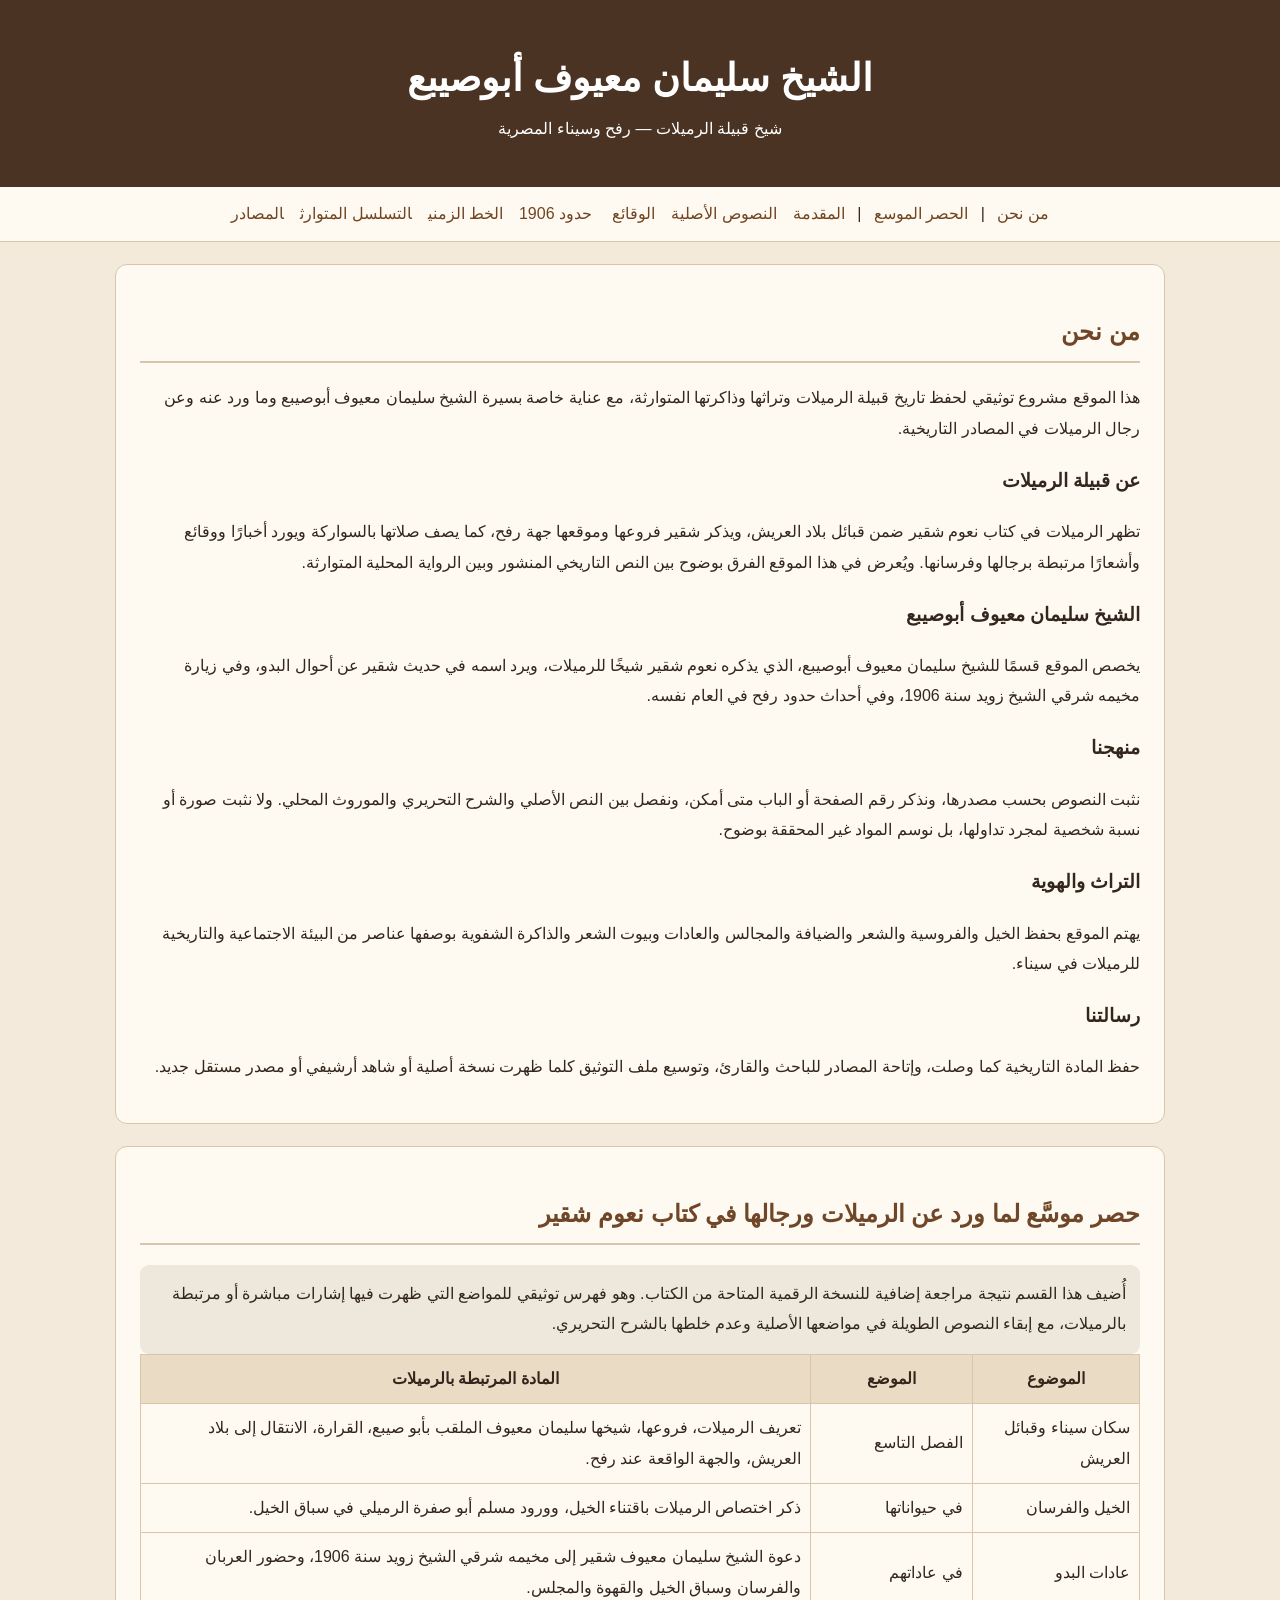
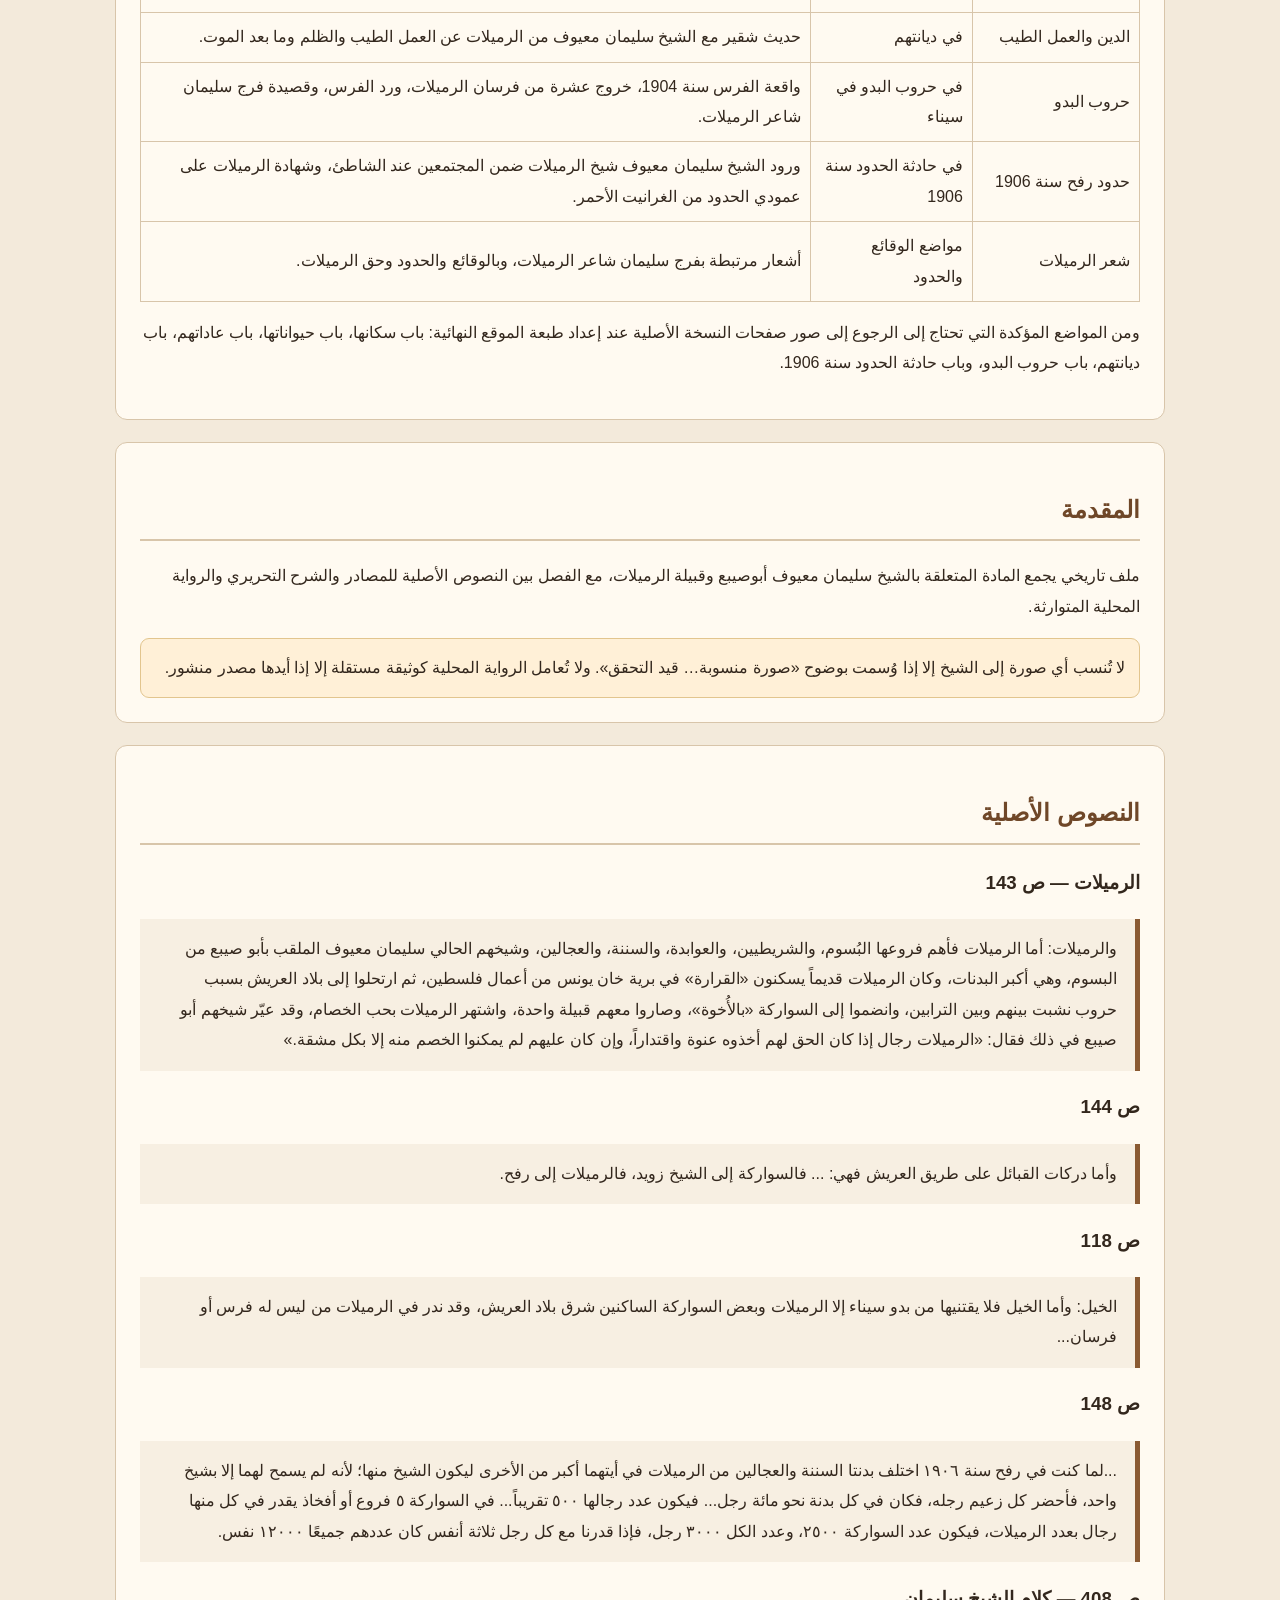
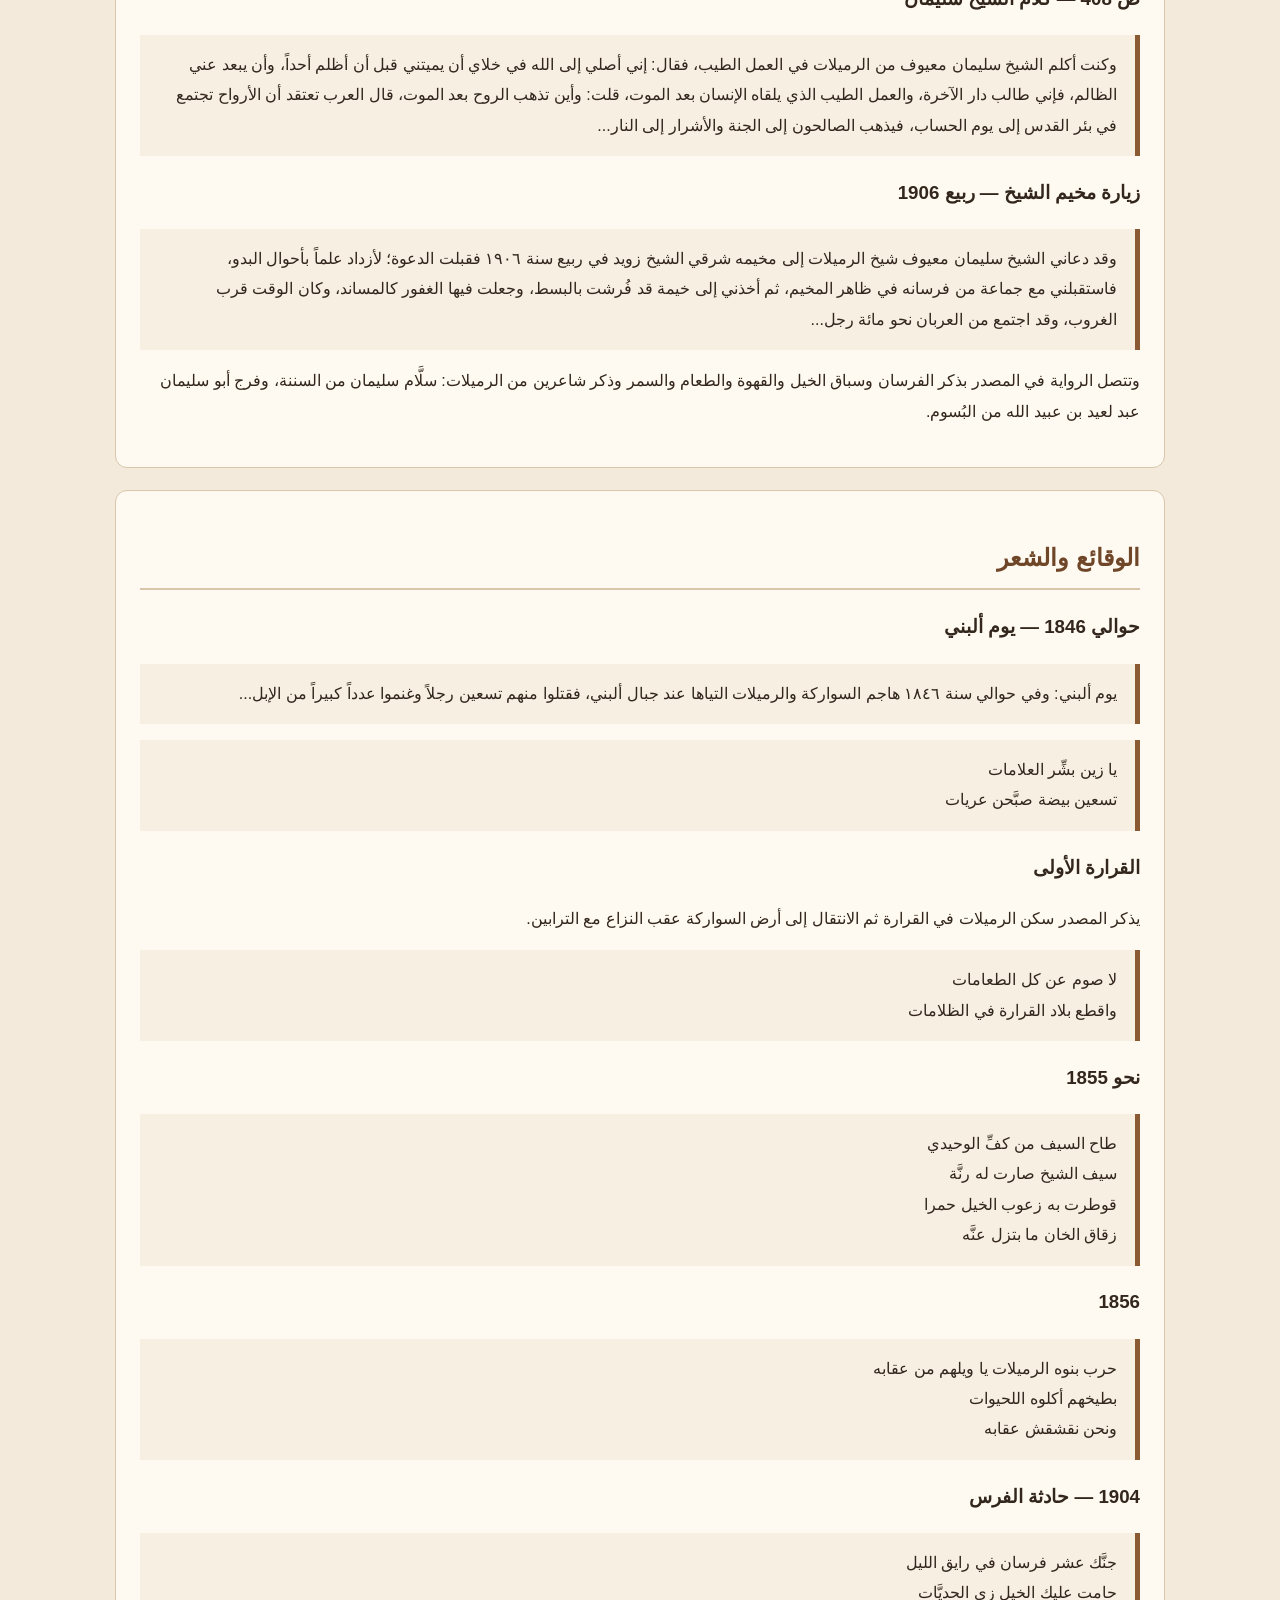
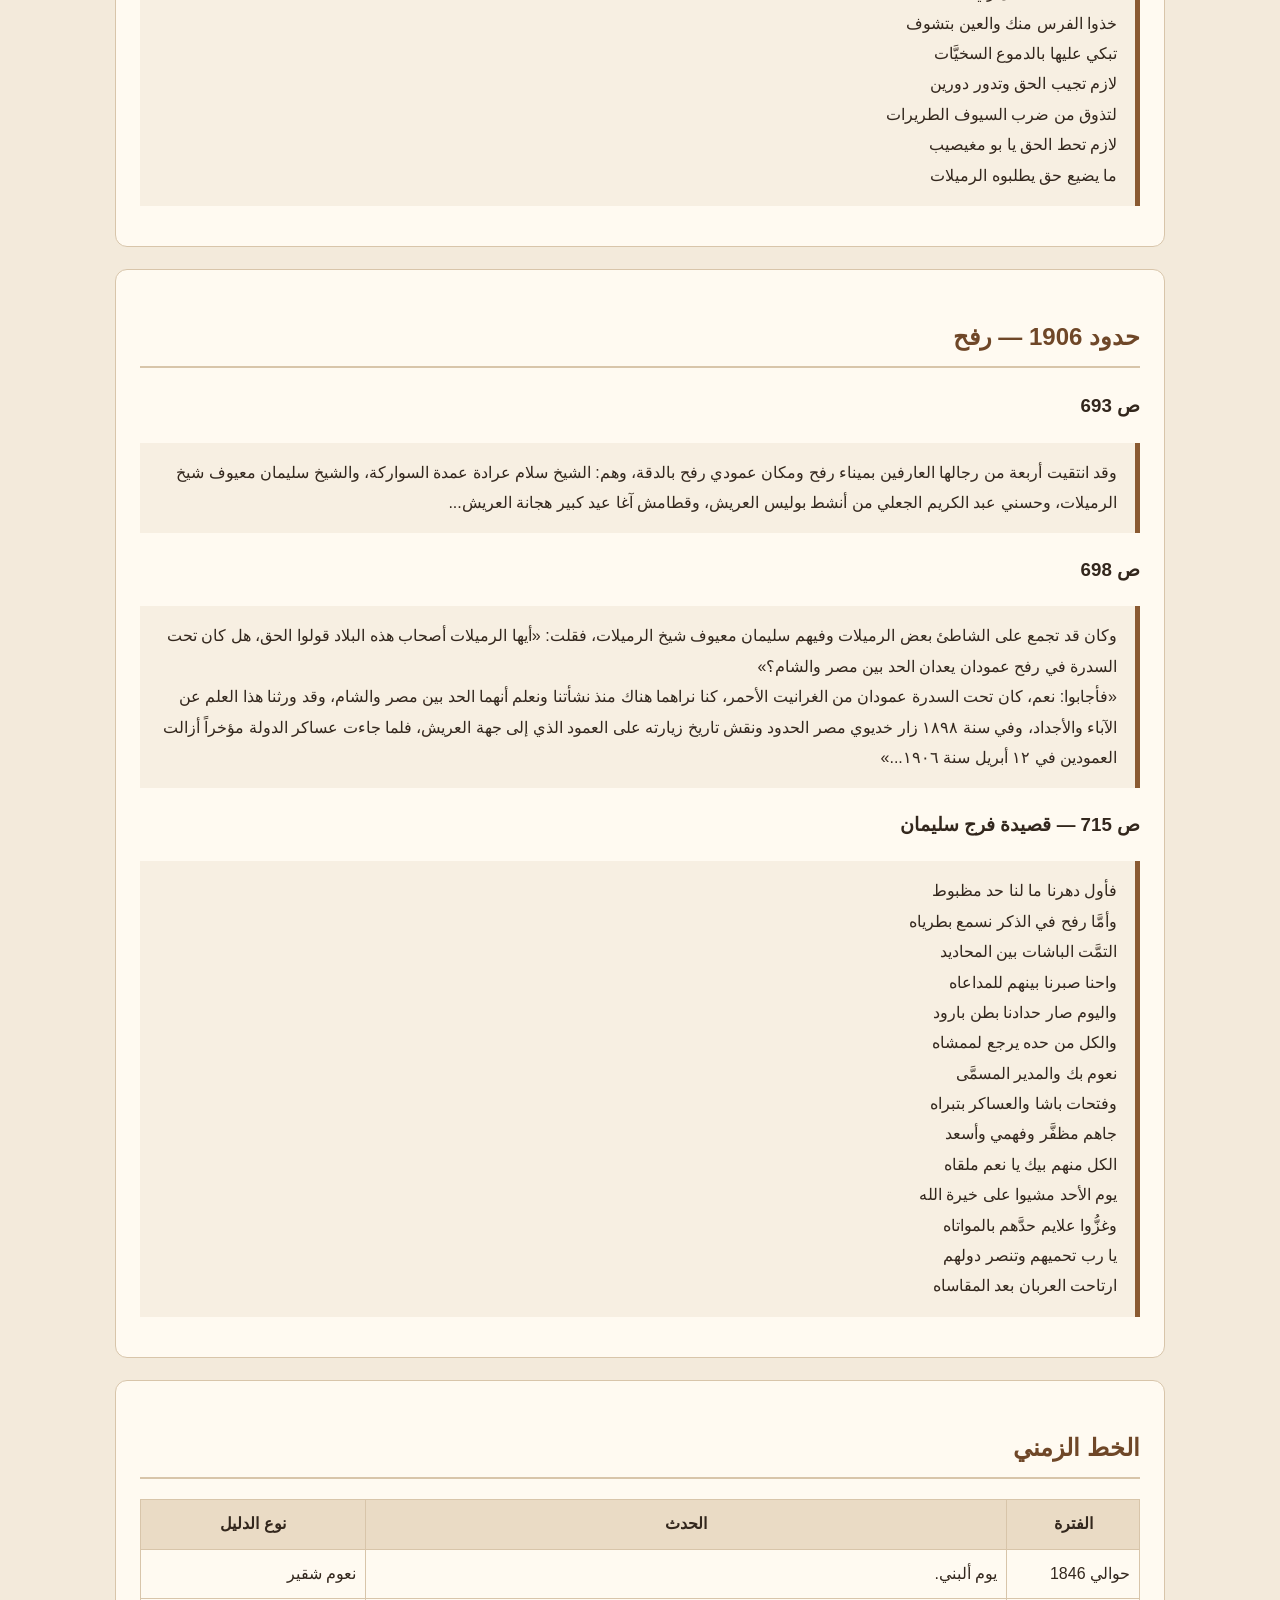
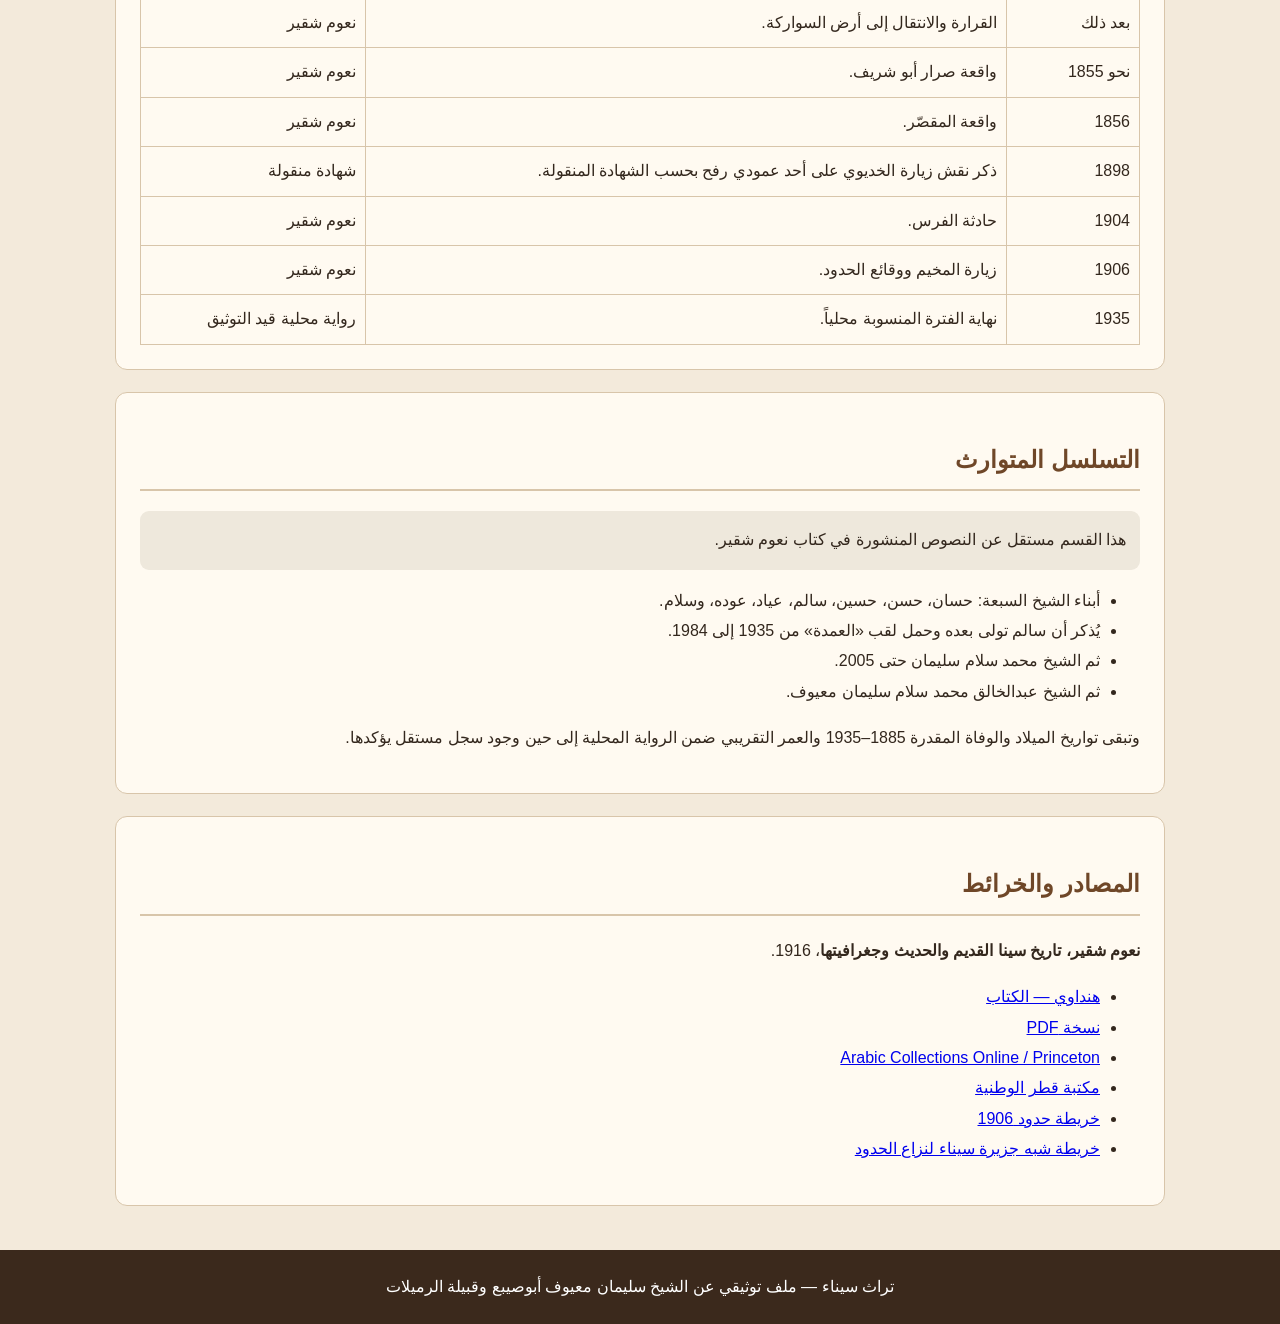
<file: turath_sinai_suleiman_abousibaa_with_about-1.html>
<!doctype html>
<html lang="ar" dir="rtl">
<head>
<meta charset="utf-8">
<meta name="viewport" content="width=device-width,initial-scale=1">
<title>تراث سيناء — الشيخ سليمان معيوف أبوصيبع</title>
<style>
body{margin:0;background:#f3eadb;color:#33271d;font-family:Tahoma,Arial,sans-serif;line-height:1.9}
header{background:#4b3324;color:#fff;padding:42px 18px;text-align:center}
h1{margin:0;font-size:38px}nav{position:sticky;top:0;background:#fffaf1;padding:12px;text-align:center;border-bottom:1px solid #d8c5aa;z-index:2}
nav a{color:#704522;text-decoration:none;margin:5px 8px}.wrap{max-width:1050px;margin:auto;padding:22px 15px}
section{background:#fffaf1;margin:0 0 22px;padding:24px;border:1px solid #d8c5aa;border-radius:12px}
h2{color:#6f4728;border-bottom:2px solid #d8c5aa;padding-bottom:7px}
.quote{border-right:5px solid #8a5a32;background:#f7efe2;padding:15px 18px;margin:16px 0;white-space:pre-line}
.note{background:#eee8dc;padding:14px;border-radius:9px}.warn{background:#fff0d7;padding:14px;border:1px solid #e2c58e;border-radius:9px}
table{width:100%;border-collapse:collapse}td,th{border:1px solid #d8c5aa;padding:9px}th{background:#eadbc5}
footer{background:#3b291c;color:#fff;text-align:center;padding:22px}
</style>
</head>
<body>
<header><h1>الشيخ سليمان معيوف أبوصيبع</h1><div>شيخ قبيلة الرميلات — رفح وسيناء المصرية</div></header>
<nav>
<a href="#about">من نحن</a> | <a href="#research">الحصر الموسع</a> | <a href="#intro">المقدمة</a><a href="#texts">النصوص الأصلية</a><a href="#events">الوقائع</a>
<a href="#border">حدود 1906</a><a href="#timeline">الخط الزمني</a><a href="#tradition">التسلسل المتوارث</a><a href="#sources">المصادر</a>
</nav>
<div class="wrap">
<section id="about"><h2>من نحن</h2>
<p>هذا الموقع مشروع توثيقي لحفظ تاريخ قبيلة الرميلات وتراثها وذاكرتها المتوارثة، مع عناية خاصة بسيرة الشيخ سليمان معيوف أبوصيبع وما ورد عنه وعن رجال الرميلات في المصادر التاريخية.</p>
<h3>عن قبيلة الرميلات</h3>
<p>تظهر الرميلات في كتاب نعوم شقير ضمن قبائل بلاد العريش، ويذكر شقير فروعها وموقعها جهة رفح، كما يصف صلاتها بالسواركة ويورد أخبارًا ووقائع وأشعارًا مرتبطة برجالها وفرسانها. ويُعرض في هذا الموقع الفرق بوضوح بين النص التاريخي المنشور وبين الرواية المحلية المتوارثة.</p>
<h3>الشيخ سليمان معيوف أبوصيبع</h3>
<p>يخصص الموقع قسمًا للشيخ سليمان معيوف أبوصيبع، الذي يذكره نعوم شقير شيخًا للرميلات، ويرد اسمه في حديث شقير عن أحوال البدو، وفي زيارة مخيمه شرقي الشيخ زويد سنة 1906، وفي أحداث حدود رفح في العام نفسه.</p>
<h3>منهجنا</h3>
<p>نثبت النصوص بحسب مصدرها، ونذكر رقم الصفحة أو الباب متى أمكن، ونفصل بين النص الأصلي والشرح التحريري والموروث المحلي. ولا نثبت صورة أو نسبة شخصية لمجرد تداولها، بل نوسم المواد غير المحققة بوضوح.</p>
<h3>التراث والهوية</h3>
<p>يهتم الموقع بحفظ الخيل والفروسية والشعر والضيافة والمجالس والعادات وبيوت الشعر والذاكرة الشفوية بوصفها عناصر من البيئة الاجتماعية والتاريخية للرميلات في سيناء.</p>
<h3>رسالتنا</h3>
<p>حفظ المادة التاريخية كما وصلت، وإتاحة المصادر للباحث والقارئ، وتوسيع ملف التوثيق كلما ظهرت نسخة أصلية أو شاهد أرشيفي أو مصدر مستقل جديد.</p></section>

<section id="research"><h2>حصر موسَّع لما ورد عن الرميلات ورجالها في كتاب نعوم شقير</h2>
<div class="note">أُضيف هذا القسم نتيجة مراجعة إضافية للنسخة الرقمية المتاحة من الكتاب. وهو فهرس توثيقي للمواضع التي ظهرت فيها إشارات مباشرة أو مرتبطة بالرميلات، مع إبقاء النصوص الطويلة في مواضعها الأصلية وعدم خلطها بالشرح التحريري.</div>
<table><tr><th>الموضوع</th><th>الموضع</th><th>المادة المرتبطة بالرميلات</th></tr>
<tr><td>سكان سيناء وقبائل العريش</td><td>الفصل التاسع</td><td>تعريف الرميلات، فروعها، شيخها سليمان معيوف الملقب بأبو صيبع، القرارة، الانتقال إلى بلاد العريش، والجهة الواقعة عند رفح.</td></tr>
<tr><td>الخيل والفرسان</td><td>في حيواناتها</td><td>ذكر اختصاص الرميلات باقتناء الخيل، وورود مسلم أبو صفرة الرميلي في سباق الخيل.</td></tr>
<tr><td>عادات البدو</td><td>في عاداتهم</td><td>دعوة الشيخ سليمان معيوف شقير إلى مخيمه شرقي الشيخ زويد سنة 1906، وحضور العربان والفرسان وسباق الخيل والقهوة والمجلس.</td></tr>
<tr><td>الدين والعمل الطيب</td><td>في ديانتهم</td><td>حديث شقير مع الشيخ سليمان معيوف من الرميلات عن العمل الطيب والظلم وما بعد الموت.</td></tr>
<tr><td>حروب البدو</td><td>في حروب البدو في سيناء</td><td>واقعة الفرس سنة 1904، خروج عشرة من فرسان الرميلات، ورد الفرس، وقصيدة فرج سليمان شاعر الرميلات.</td></tr>
<tr><td>حدود رفح سنة 1906</td><td>في حادثة الحدود سنة 1906</td><td>ورود الشيخ سليمان معيوف شيخ الرميلات ضمن المجتمعين عند الشاطئ، وشهادة الرميلات على عمودي الحدود من الغرانيت الأحمر.</td></tr>
<tr><td>شعر الرميلات</td><td>مواضع الوقائع والحدود</td><td>أشعار مرتبطة بفرج سليمان شاعر الرميلات، وبالوقائع والحدود وحق الرميلات.</td></tr>
</table>
<p>ومن المواضع المؤكدة التي تحتاج إلى الرجوع إلى صور صفحات النسخة الأصلية عند إعداد طبعة الموقع النهائية: باب سكانها، باب حيواناتها، باب عاداتهم، باب ديانتهم، باب حروب البدو، وباب حادثة الحدود سنة 1906.</p>
</section>

<section id="intro"><h2>المقدمة</h2>
<p>ملف تاريخي يجمع المادة المتعلقة بالشيخ سليمان معيوف أبوصيبع وقبيلة الرميلات، مع الفصل بين النصوص الأصلية للمصادر والشرح التحريري والرواية المحلية المتوارثة.</p>
<div class="warn">لا تُنسب أي صورة إلى الشيخ إلا إذا وُسمت بوضوح «صورة منسوبة… قيد التحقق». ولا تُعامل الرواية المحلية كوثيقة مستقلة إلا إذا أيدها مصدر منشور.</div></section>

<section id="texts"><h2>النصوص الأصلية</h2>
<h3>الرميلات — ص 143</h3>
<div class="quote">والرميلات: أما الرميلات فأهم فروعها البُسوم، والشريطيين، والعوابدة، والسننة، والعجالين، وشيخهم الحالي سليمان معيوف الملقب بأبو صيبع من البسوم، وهي أكبر البدنات، وكان الرميلات قديماً يسكنون «القرارة» في برية خان يونس من أعمال فلسطين، ثم ارتحلوا إلى بلاد العريش بسبب حروب نشبت بينهم وبين الترابين، وانضموا إلى السواركة «بالأُخوة»، وصاروا معهم قبيلة واحدة، واشتهر الرميلات بحب الخصام، وقد عيّر شيخهم أبو صيبع في ذلك فقال: «الرميلات رجال إذا كان الحق لهم أخذوه عنوة واقتداراً، وإن كان عليهم لم يمكنوا الخصم منه إلا بكل مشقة.»</div>
<h3>ص 144</h3><div class="quote">وأما دركات القبائل على طريق العريش فهي: ... فالسواركة إلى الشيخ زويد، فالرميلات إلى رفح.</div>
<h3>ص 118</h3><div class="quote">الخيل: وأما الخيل فلا يقتنيها من بدو سيناء إلا الرميلات وبعض السواركة الساكنين شرق بلاد العريش، وقد ندر في الرميلات من ليس له فرس أو فرسان...</div>
<h3>ص 148</h3><div class="quote">...لما كنت في رفح سنة ١٩٠٦ اختلف بدنتا السننة والعجالين من الرميلات في أيتهما أكبر من الأخرى ليكون الشيخ منها؛ لأنه لم يسمح لهما إلا بشيخ واحد، فأحضر كل زعيم رجله، فكان في كل بدنة نحو مائة رجل... فيكون عدد رجالها ٥٠٠ تقريباً... في السواركة ٥ فروع أو أفخاذ يقدر في كل منها رجال بعدد الرميلات، فيكون عدد السواركة ٢٥٠٠، وعدد الكل ٣٠٠٠ رجل، فإذا قدرنا مع كل رجل ثلاثة أنفس كان عددهم جميعًا ١٢٠٠٠ نفس.</div>
<h3>ص 408 — كلام الشيخ سليمان</h3><div class="quote">وكنت أكلم الشيخ سليمان معيوف من الرميلات في العمل الطيب، فقال: إني أصلي إلى الله في خلاي أن يميتني قبل أن أظلم أحداً، وأن يبعد عني الظالم، فإني طالب دار الآخرة، والعمل الطيب الذي يلقاه الإنسان بعد الموت، قلت: وأين تذهب الروح بعد الموت، قال العرب تعتقد أن الأرواح تجتمع في بئر القدس إلى يوم الحساب، فيذهب الصالحون إلى الجنة والأشرار إلى النار...</div>
<h3>زيارة مخيم الشيخ — ربيع 1906</h3><div class="quote">وقد دعاني الشيخ سليمان معيوف شيخ الرميلات إلى مخيمه شرقي الشيخ زويد في ربيع سنة ١٩٠٦ فقبلت الدعوة؛ لأزداد علماً بأحوال البدو، فاستقبلني مع جماعة من فرسانه في ظاهر المخيم، ثم أخذني إلى خيمة قد فُرشت بالبسط، وجعلت فيها الغفور كالمساند، وكان الوقت قرب الغروب، وقد اجتمع من العربان نحو مائة رجل...</div>
<p>وتتصل الرواية في المصدر بذكر الفرسان وسباق الخيل والقهوة والطعام والسمر وذكر شاعرين من الرميلات: سلَّام سليمان من السننة، وفرج أبو سليمان عبد لعيد بن عبيد الله من البُسوم.</p>
</section>

<section id="events"><h2>الوقائع والشعر</h2>
<h3>حوالي 1846 — يوم ألبني</h3>
<div class="quote">يوم ألبني: وفي حوالي سنة ١٨٤٦ هاجم السواركة والرميلات التياها عند جبال ألبني، فقتلوا منهم تسعين رجلاً وغنموا عدداً كبيراً من الإبل...</div>
<div class="quote">يا زين بشِّر العلامات
تسعين بيضة صبَّحن عريات</div>
<h3>القرارة الأولى</h3><p>يذكر المصدر سكن الرميلات في القرارة ثم الانتقال إلى أرض السواركة عقب النزاع مع الترابين.</p>
<div class="quote">لا صوم عن كل الطعامات
واقطع بلاد القرارة في الظلامات</div>
<h3>نحو 1855</h3><div class="quote">طاح السيف من كفِّ الوحيدي
سيف الشيخ صارت له رنَّة
قوطرت به زعوب الخيل حمرا
زقاق الخان ما بتزل عنَّه</div>
<h3>1856</h3><div class="quote">حرب بنوه الرميلات يا ويلهم من عقابه
بطيخهم أكلوه اللحيوات
ونحن نقشقش عقابه</div>
<h3>1904 — حادثة الفرس</h3><div class="quote">جنَّك عشر فرسان في رايق الليل
حامت عليك الخيل زي الحديَّات
خذوا الفرس منك والعين بتشوف
تبكي عليها بالدموع السخيَّات
لازم تجيب الحق وتدور دورين
لتذوق من ضرب السيوف الطريرات
لازم تحط الحق يا بو مغيصيب
ما يضيع حق يطلبوه الرميلات</div>
</section>

<section id="border"><h2>حدود 1906 — رفح</h2>
<h3>ص 693</h3><div class="quote">وقد انتقيت أربعة من رجالها العارفين بميناء رفح ومكان عمودي رفح بالدقة، وهم: الشيخ سلام عرادة عمدة السواركة، والشيخ سليمان معيوف شيخ الرميلات، وحسني عبد الكريم الجعلي من أنشط بوليس العريش، وقطامش آغا عيد كبير هجانة العريش...</div>
<h3>ص 698</h3><div class="quote">وكان قد تجمع على الشاطئ بعض الرميلات وفيهم سليمان معيوف شيخ الرميلات، فقلت: «أيها الرميلات أصحاب هذه البلاد قولوا الحق، هل كان تحت السدرة في رفح عمودان يعدان الحد بين مصر والشام؟»
«فأجابوا: نعم، كان تحت السدرة عمودان من الغرانيت الأحمر، كنا نراهما هناك منذ نشأتنا ونعلم أنهما الحد بين مصر والشام، وقد ورثنا هذا العلم عن الآباء والأجداد، وفي سنة ١٨٩٨ زار خديوي مصر الحدود ونقش تاريخ زيارته على العمود الذي إلى جهة العريش، فلما جاءت عساكر الدولة مؤخراً أزالت العمودين في ١٢ أبريل سنة ١٩٠٦...»</div>
<h3>ص 715 — قصيدة فرج سليمان</h3><div class="quote">فأول دهرنا ما لنا حد مظبوط
وأمَّا رفح في الذكر نسمع بطرياه
التمَّت الباشات بين المحاديد
واحنا صبرنا بينهم للمداعاه
واليوم صار حدادنا بطن بارود
والكل من حده يرجع لممشاه
نعوم بك والمدير المسمَّى
وفتحات باشا والعساكر بتبراه
جاهم مظفَّر وفهمي وأسعد
الكل منهم بيك يا نعم ملقاه
يوم الأحد مشيوا على خيرة الله
وغزُّوا علايم حدَّهم بالمواتاه
يا رب تحميهم وتنصر دولهم
ارتاحت العربان بعد المقاساه</div>
</section>

<section id="timeline"><h2>الخط الزمني</h2>
<table><tr><th>الفترة</th><th>الحدث</th><th>نوع الدليل</th></tr>
<tr><td>حوالي 1846</td><td>يوم ألبني.</td><td>نعوم شقير</td></tr>
<tr><td>بعد ذلك</td><td>القرارة والانتقال إلى أرض السواركة.</td><td>نعوم شقير</td></tr>
<tr><td>نحو 1855</td><td>واقعة صرار أبو شريف.</td><td>نعوم شقير</td></tr>
<tr><td>1856</td><td>واقعة المقصّر.</td><td>نعوم شقير</td></tr>
<tr><td>1898</td><td>ذكر نقش زيارة الخديوي على أحد عمودي رفح بحسب الشهادة المنقولة.</td><td>شهادة منقولة</td></tr>
<tr><td>1904</td><td>حادثة الفرس.</td><td>نعوم شقير</td></tr>
<tr><td>1906</td><td>زيارة المخيم ووقائع الحدود.</td><td>نعوم شقير</td></tr>
<tr><td>1935</td><td>نهاية الفترة المنسوبة محلياً.</td><td>رواية محلية قيد التوثيق</td></tr>
</table></section>

<section id="tradition"><h2>التسلسل المتوارث</h2>
<div class="note">هذا القسم مستقل عن النصوص المنشورة في كتاب نعوم شقير.</div>
<ul><li>أبناء الشيخ السبعة: حسان، حسن، حسين، سالم، عياد، عوده، وسلام.</li>
<li>يُذكر أن سالم تولى بعده وحمل لقب «العمدة» من 1935 إلى 1984.</li>
<li>ثم الشيخ محمد سلام سليمان حتى 2005.</li><li>ثم الشيخ عبدالخالق محمد سلام سليمان معيوف.</li></ul>
<p>وتبقى تواريخ الميلاد والوفاة المقدرة 1885–1935 والعمر التقريبي ضمن الرواية المحلية إلى حين وجود سجل مستقل يؤكدها.</p></section>

<section id="sources"><h2>المصادر والخرائط</h2>
<p><strong>نعوم شقير، تاريخ سينا القديم والحديث وجغرافيتها</strong>، 1916.</p>
<ul>
<li><a href="https://www.hindawi.org/books/91480429/">هنداوي — الكتاب</a></li>
<li><a href="https://downloads.hindawi.org/books/91480429.pdf">نسخة PDF</a></li>
<li><a href="https://sites.dlib.nyu.edu/viewer/books/princeton_aco002284/display?lang=ar">Arabic Collections Online / Princeton</a></li>
<li><a href="https://ediscovery.qnl.qa/ar/islandora/object/QNL%3A00021622">مكتبة قطر الوطنية</a></li>
<li><a href="https://commons.wikimedia.org/wiki/File:Map_showing_Turco-Egyptian_Boundrary_of_1st_October_1906.jpg">خريطة حدود 1906</a></li>
<li><a href="https://commons.wikimedia.org/wiki/File:Map_of_the_Sinai_peninsula_to_illustrate_the_Turco-Egyptian_frontier_dispute.jpg">خريطة شبه جزيرة سيناء لنزاع الحدود</a></li>
</ul>
</section>
</div>
<footer>تراث سيناء — ملف توثيقي عن الشيخ سليمان معيوف أبوصيبع وقبيلة الرميلات</footer>
</body></html>
</file>
